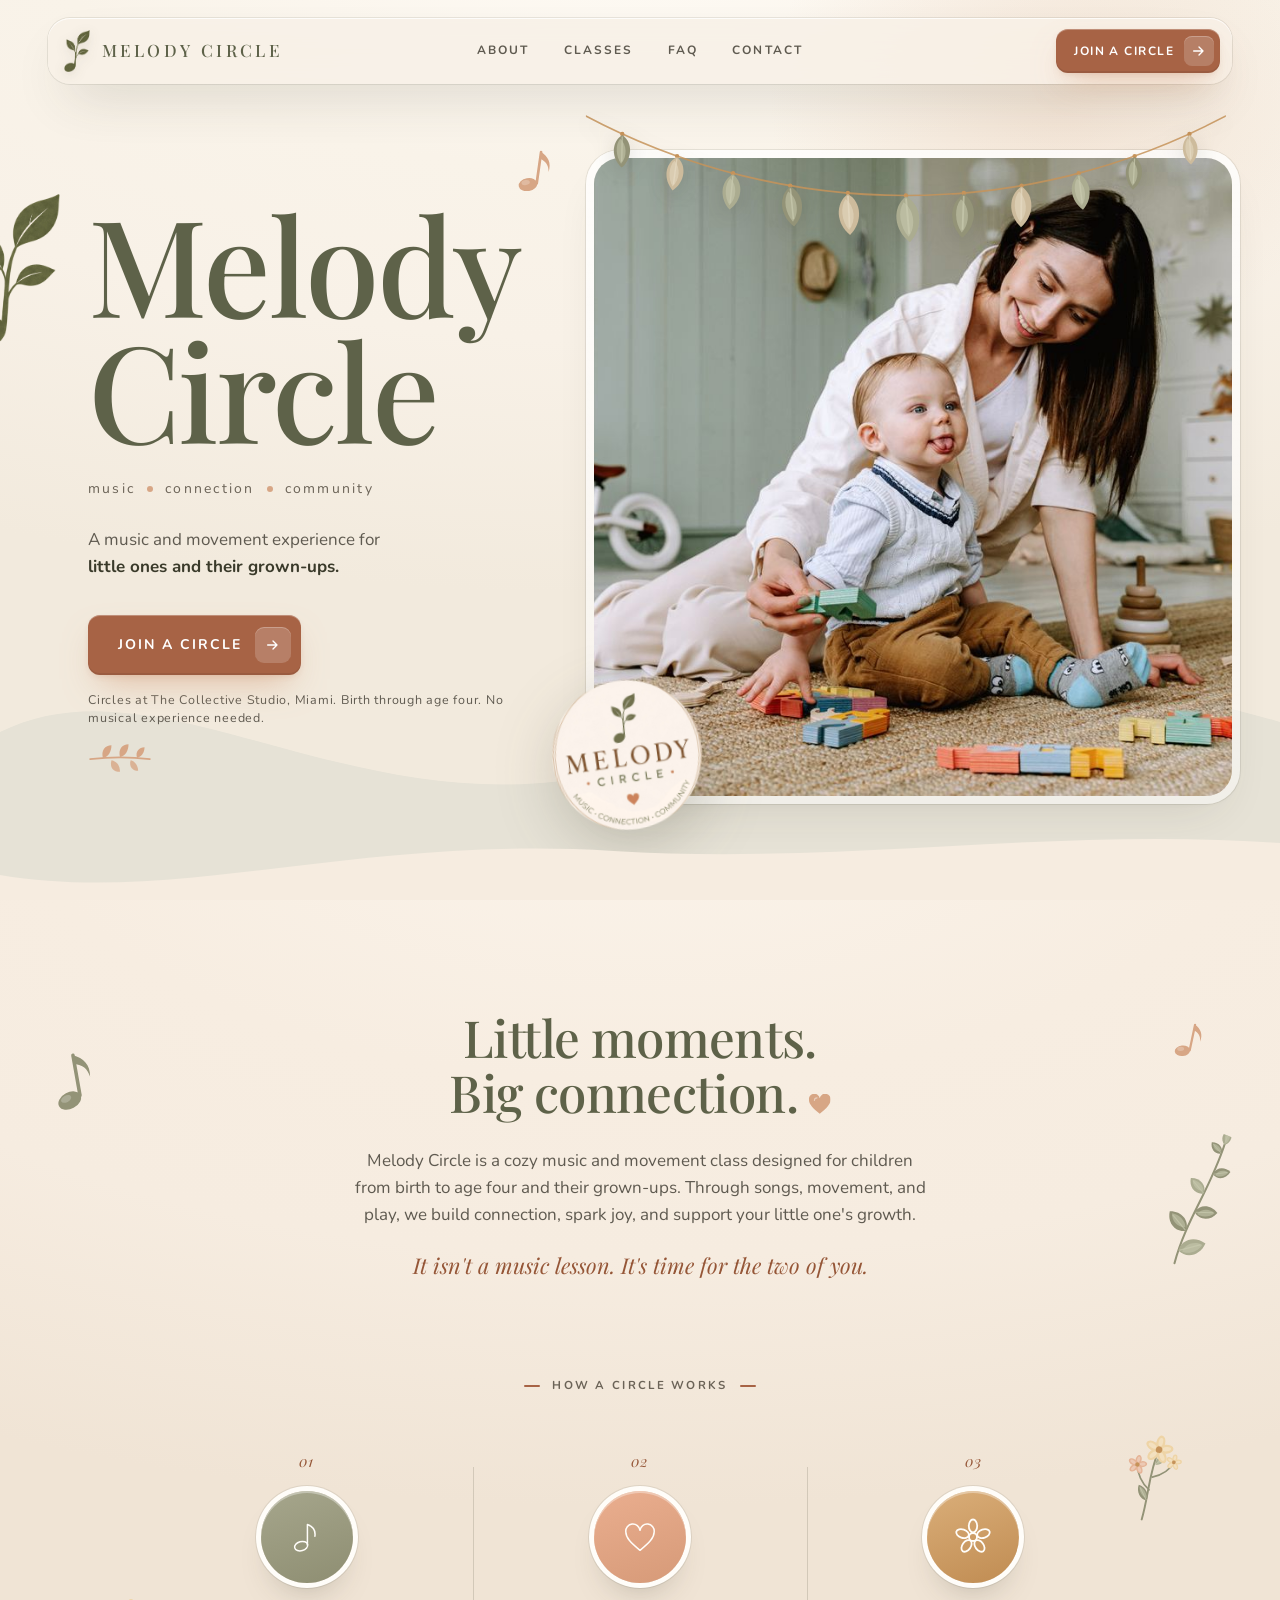
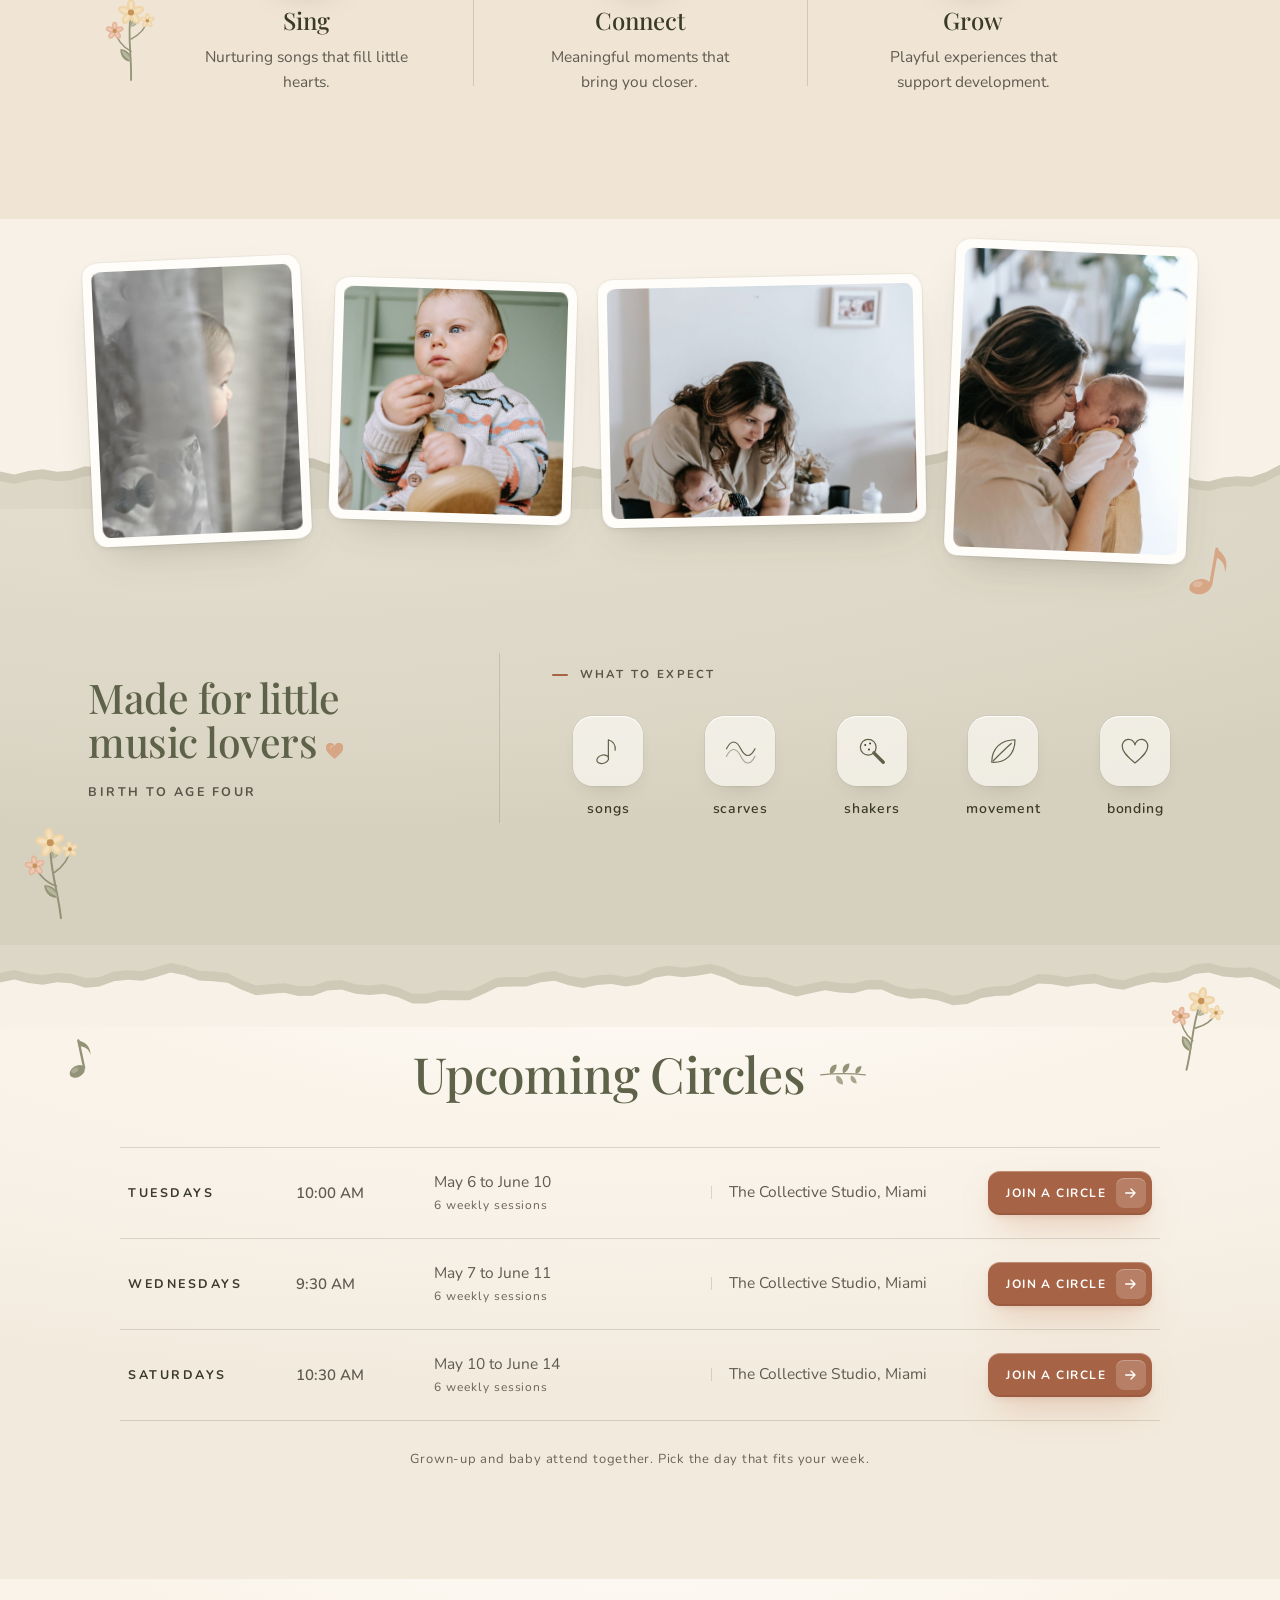
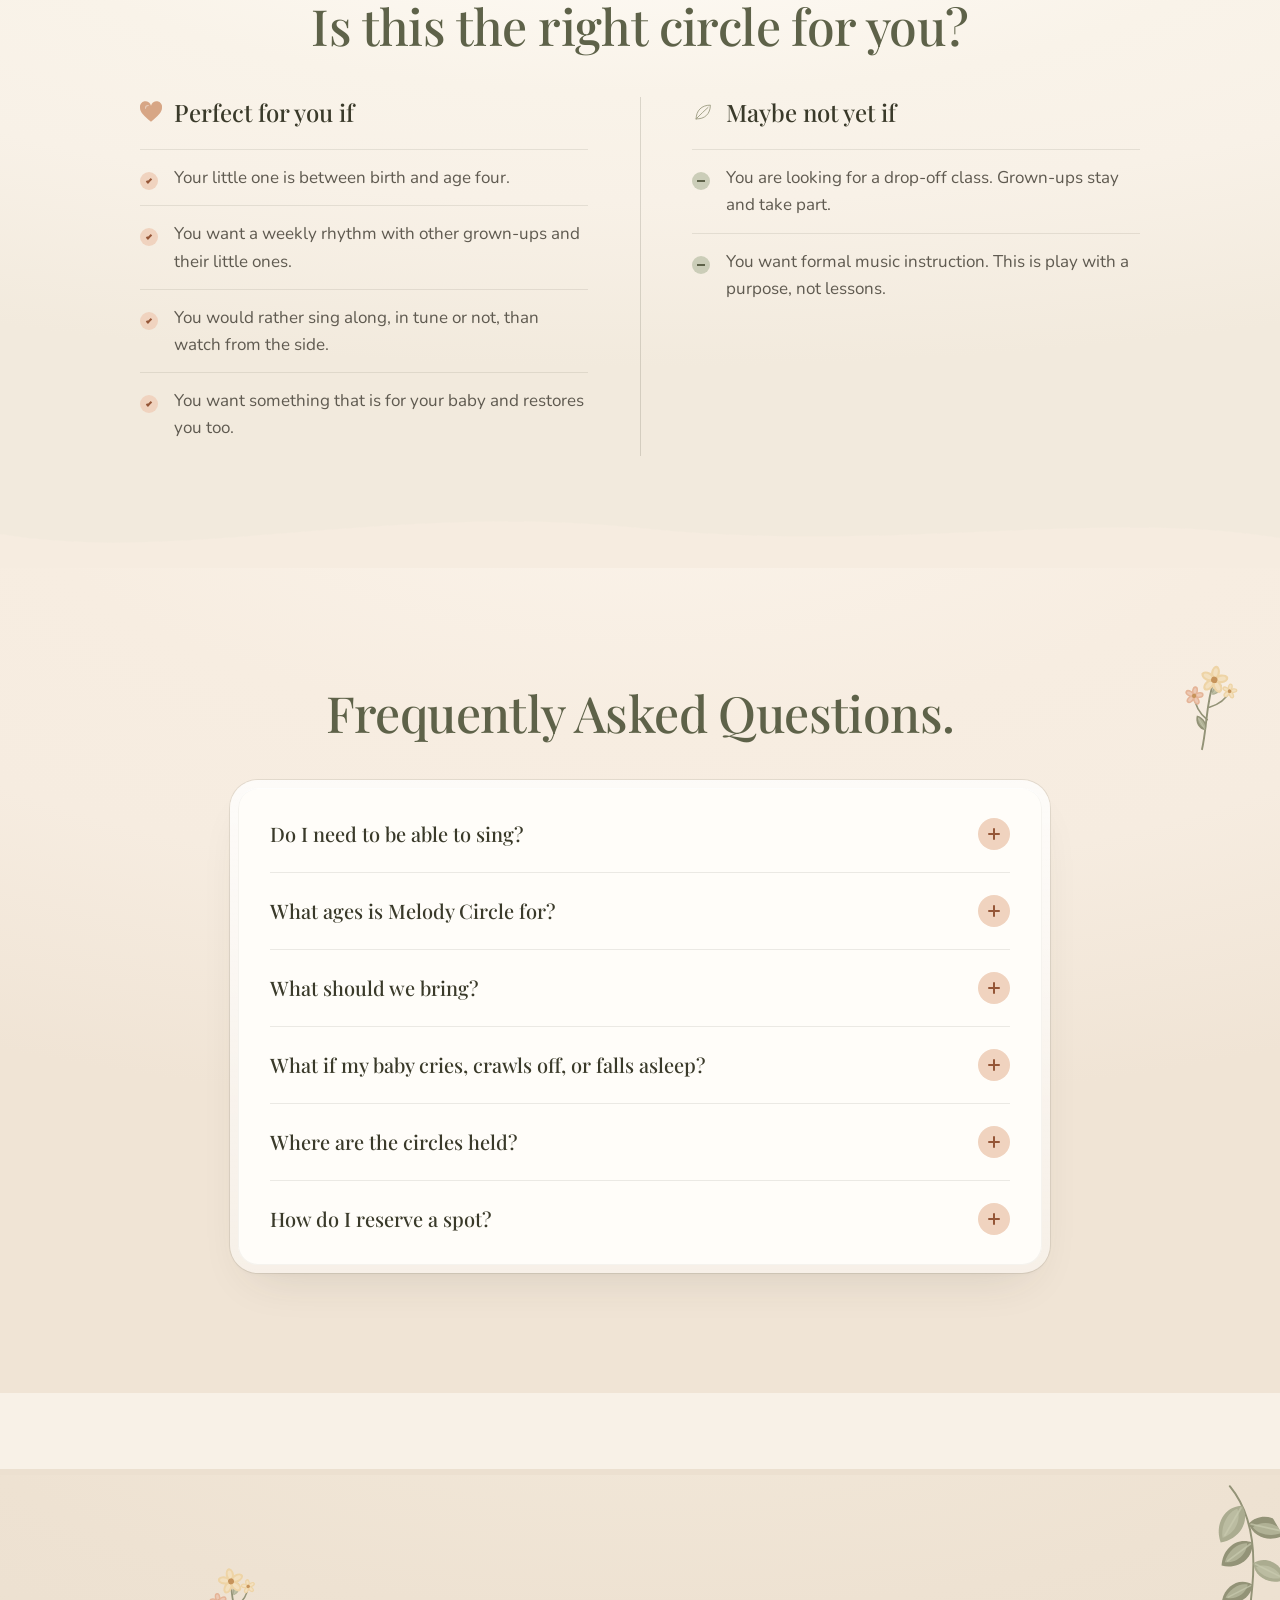
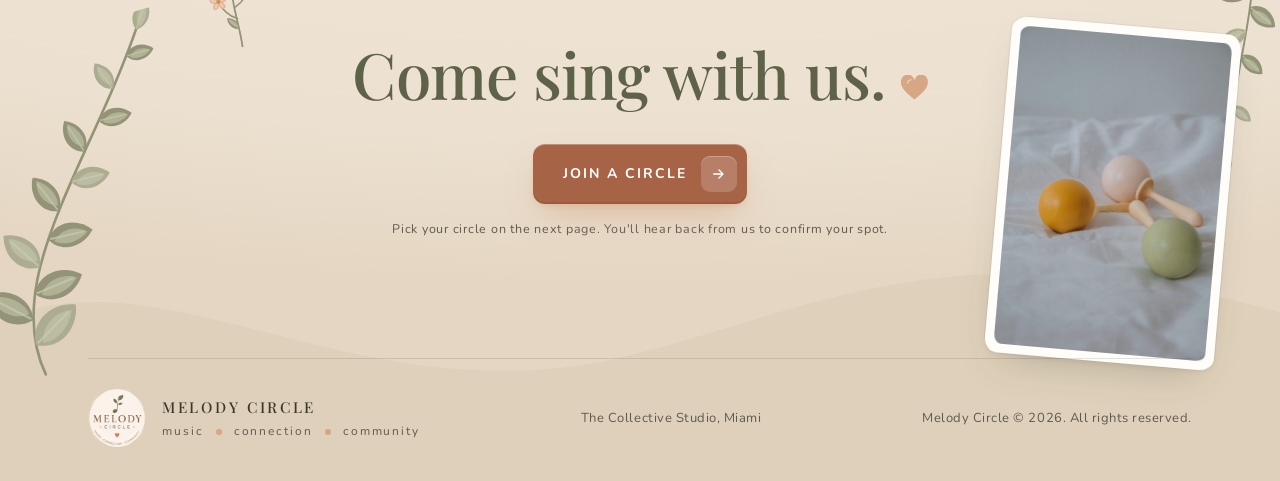
<file: index.html>
<!doctype html>
<html lang="en">
<head>
<meta charset="utf-8">
<script>/* Live site is GHL. Anyone landing on this GitHub preview goes to the hub; add ?preview to view it here. */if(!/[?&]preview/.test(location.search)&&!/localhost|127\.0\.0\.1|^file/.test(location.href))location.replace("https://hub.melodycirclemiami.com/"+location.hash);</script>
<meta name="viewport" content="width=device-width, initial-scale=1, viewport-fit=cover">
<title>Melody Circle | Music and movement for little ones, birth to age four</title>
<meta name="description" content="Melody Circle is a cozy music and movement class for children from birth to age four and their grown-ups. Songs, scarves, shakers, movement and bonding at The Collective Studio, Miami.">
<meta property="og:title" content="Melody Circle: music, connection, community">
<meta property="og:description" content="A music and movement experience for little ones and their grown-ups. Join an upcoming circle.">
<meta property="og:image" content="assets/hero.jpg">
<meta name="theme-color" content="#F8F1E7">
<link rel="icon" href="data:image/svg+xml,%3Csvg xmlns='http://www.w3.org/2000/svg' viewBox='0 0 32 30'%3E%3Cpath fill='%23D7A685' d='M16 29C6 21 0 15 0 9A8 8 0 0 1 16 6a8 8 0 0 1 16 3c0 6-6 12-16 20Z'/%3E%3C/svg%3E">
<link rel="preconnect" href="https://fonts.googleapis.com">
<link rel="preconnect" href="https://fonts.gstatic.com" crossorigin>
<link href="https://fonts.googleapis.com/css2?family=Playfair+Display:ital,wght@0,400;0,500;0,600;1,400;1,500&family=Nunito:wght@400;500;600;700&display=swap" rel="stylesheet">
<link rel="preload" as="image" href="assets/hero.jpg" media="(min-width: 641px)">
<link rel="preload" as="image" href="assets/hero-m.jpg" media="(max-width: 640px)">
<link rel="stylesheet" href="assets/home.css">
</head>
<body>

<svg width="0" height="0" style="position:absolute" aria-hidden="true" focusable="false">
<symbol id="mc-branch" viewBox="0 0 220 300">
<path d="M26 296 C 10 200, 120 120, 196 10" fill="none" stroke="#939377" stroke-width="2.4" stroke-linecap="round"/>
<g transform="translate(24.8 267.6) rotate(60.5)"><path d="M0 0 C -18.7 -11.4, -17.8 -37.4, 0 -52.0 C 17.8 -37.4, 18.7 -11.4, 0 0 Z" fill="#ABAC90" /><path d="M3.4 -6.2 C -8.4 -15.6, -9.4 -34.3, 0.9 -45.8 C 10.3 -34.3, 11.6 -15.6, 3.4 -6.2 Z" fill="#C9CAB0" opacity=".55"/><path d="M0 -3.1 L0 -41.6" stroke="#C9CAB0" stroke-width="2.2" stroke-linecap="round" opacity=".7" fill="none"/></g>
<g transform="translate(28.8 244.9) rotate(-47.2)"><path d="M0 0 C -17.8 -10.9, -16.9 -35.6, 0 -49.4 C 16.9 -35.6, 17.8 -10.9, 0 0 Z" fill="#939377" /><path d="M3.2 -5.9 C -8.0 -14.8, -8.9 -32.6, 0.9 -43.5 C 9.8 -32.6, 11.0 -14.8, 3.2 -5.9 Z" fill="#C9CAB0" opacity=".55"/><path d="M0 -3.0 L0 -39.5" stroke="#C9CAB0" stroke-width="2.1" stroke-linecap="round" opacity=".7" fill="none"/></g>
<g transform="translate(36.7 222.5) rotate(83.3)"><path d="M0 0 C -16.8 -10.3, -16.0 -33.7, 0 -46.8 C 16.0 -33.7, 16.8 -10.3, 0 0 Z" fill="#939377" /><path d="M3.0 -5.6 C -7.6 -14.0, -8.4 -30.9, 0.8 -41.2 C 9.3 -30.9, 10.4 -14.0, 3.0 -5.6 Z" fill="#C9CAB0" opacity=".55"/><path d="M0 -2.8 L0 -37.4" stroke="#C9CAB0" stroke-width="2.0" stroke-linecap="round" opacity=".7" fill="none"/></g>
<g transform="translate(48.0 200.2) rotate(-33.2)"><path d="M0 0 C -15.9 -9.7, -15.1 -31.8, 0 -44.2 C 15.1 -31.8, 15.9 -9.7, 0 0 Z" fill="#ABAC90" /><path d="M2.9 -5.3 C -7.2 -13.3, -8.0 -29.2, 0.8 -38.9 C 8.8 -29.2, 9.9 -13.3, 2.9 -5.3 Z" fill="#C9CAB0" opacity=".55"/><path d="M0 -2.7 L0 -35.4" stroke="#C9CAB0" stroke-width="1.9" stroke-linecap="round" opacity=".7" fill="none"/></g>
<g transform="translate(62.2 177.9) rotate(93.0)"><path d="M0 0 C -15.0 -9.2, -14.2 -30.0, 0 -41.6 C 14.2 -30.0, 15.0 -9.2, 0 0 Z" fill="#939377" /><path d="M2.7 -5.0 C -6.7 -12.5, -7.5 -27.5, 0.7 -36.6 C 8.2 -27.5, 9.3 -12.5, 2.7 -5.0 Z" fill="#C9CAB0" opacity=".55"/><path d="M0 -2.5 L0 -33.3" stroke="#C9CAB0" stroke-width="1.8" stroke-linecap="round" opacity=".7" fill="none"/></g>
<g transform="translate(78.6 155.5) rotate(-21.9)"><path d="M0 0 C -14.0 -8.6, -13.3 -28.1, 0 -39.0 C 13.3 -28.1, 14.0 -8.6, 0 0 Z" fill="#939377" /><path d="M2.5 -4.7 C -6.3 -11.7, -7.0 -25.7, 0.7 -34.3 C 7.7 -25.7, 8.7 -11.7, 2.5 -4.7 Z" fill="#C9CAB0" opacity=".55"/><path d="M0 -2.3 L0 -31.2" stroke="#C9CAB0" stroke-width="1.7" stroke-linecap="round" opacity=".7" fill="none"/></g>
<g transform="translate(96.9 132.8) rotate(92.3)"><path d="M0 0 C -13.1 -8.0, -12.4 -26.2, 0 -36.4 C 12.4 -26.2, 13.1 -8.0, 0 0 Z" fill="#ABAC90" /><path d="M2.4 -4.4 C -5.9 -10.9, -6.6 -24.0, 0.7 -32.0 C 7.2 -24.0, 8.1 -10.9, 2.4 -4.4 Z" fill="#C9CAB0" opacity=".55"/><path d="M0 -2.2 L0 -29.1" stroke="#C9CAB0" stroke-width="1.6" stroke-linecap="round" opacity=".7" fill="none"/></g>
<g transform="translate(116.4 109.6) rotate(-17.5)"><path d="M0 0 C -12.2 -7.4, -11.6 -24.3, 0 -33.8 C 11.6 -24.3, 12.2 -7.4, 0 0 Z" fill="#939377" /><path d="M2.2 -4.1 C -5.5 -10.1, -6.1 -22.3, 0.6 -29.7 C 6.7 -22.3, 7.5 -10.1, 2.2 -4.1 Z" fill="#C9CAB0" opacity=".55"/><path d="M0 -2.0 L0 -27.0" stroke="#C9CAB0" stroke-width="1.5" stroke-linecap="round" opacity=".7" fill="none"/></g>
<g transform="translate(136.6 85.8) rotate(92.7)"><path d="M0 0 C -11.2 -6.9, -10.7 -22.5, 0 -31.2 C 10.7 -22.5, 11.2 -6.9, 0 0 Z" fill="#939377" /><path d="M2.0 -3.7 C -5.1 -9.4, -5.6 -20.6, 0.6 -27.5 C 6.2 -20.6, 7.0 -9.4, 2.0 -3.7 Z" fill="#C9CAB0" opacity=".55"/><path d="M0 -1.9 L0 -25.0" stroke="#C9CAB0" stroke-width="1.3" stroke-linecap="round" opacity=".7" fill="none"/></g>
<g transform="translate(157.1 61.3) rotate(-19.6)"><path d="M0 0 C -10.3 -6.3, -9.8 -20.6, 0 -28.6 C 9.8 -20.6, 10.3 -6.3, 0 0 Z" fill="#ABAC90" /><path d="M1.9 -3.4 C -4.6 -8.6, -5.1 -18.9, 0.5 -25.2 C 5.7 -18.9, 6.4 -8.6, 1.9 -3.4 Z" fill="#C9CAB0" opacity=".55"/><path d="M0 -1.7 L0 -22.9" stroke="#C9CAB0" stroke-width="1.2" stroke-linecap="round" opacity=".7" fill="none"/></g>
<g transform="translate(177.2 35.8) rotate(90.2)"><path d="M0 0 C -9.4 -5.7, -8.9 -18.7, 0 -26.0 C 8.9 -18.7, 9.4 -5.7, 0 0 Z" fill="#939377" /><path d="M1.7 -3.1 C -4.2 -7.8, -4.7 -17.2, 0.5 -22.9 C 5.1 -17.2, 5.8 -7.8, 1.7 -3.1 Z" fill="#C9CAB0" opacity=".55"/><path d="M0 -1.6 L0 -20.8" stroke="#C9CAB0" stroke-width="1.1" stroke-linecap="round" opacity=".7" fill="none"/></g>
<g transform="translate(192.6 14.9) rotate(35.2)"><path d="M0 0 C -9.8 -6.3, -9.3 -20.6, 0 -28.6 C 9.3 -20.6, 9.8 -6.3, 0 0 Z" fill="#ABAC90" /><path d="M1.8 -3.4 C -4.4 -8.6, -4.9 -18.9, 0.5 -25.2 C 5.4 -18.9, 6.1 -8.6, 1.8 -3.4 Z" fill="#C9CAB0" opacity=".55"/><path d="M0 -1.7 L0 -22.9" stroke="#C9CAB0" stroke-width="1.2" stroke-linecap="round" opacity=".7" fill="none"/></g>
</symbol>
<symbol id="mc-sprig" viewBox="0 0 100 150">
<path class="sp-stem" d="M50 148 C 44 100, 56 60, 52 8" fill="none" stroke="#939377" stroke-width="2.2" stroke-linecap="round"/>
<g transform="translate(48.7 133.8) rotate(53.7)" class="sp-leaf" style="--i:0"><path d="M0 0 C -11.4 -6.6, -10.8 -21.6, 0 -30.0 C 10.8 -21.6, 11.4 -6.6, 0 0 Z" fill="#ABAC90" /><path d="M2.1 -3.6 C -5.1 -9.0, -5.7 -19.8, 0.6 -26.4 C 6.3 -19.8, 7.1 -9.0, 2.1 -3.6 Z" fill="#C9CAB0" opacity=".55"/><path d="M0 -1.8 L0 -24.0" stroke="#C9CAB0" stroke-width="1.4" stroke-linecap="round" opacity=".7" fill="none"/></g>
<g transform="translate(48.4 111.3) rotate(-61.5)" class="sp-leaf" style="--i:1"><path d="M0 0 C -10.3 -6.0, -9.8 -19.6, 0 -27.2 C 9.8 -19.6, 10.3 -6.0, 0 0 Z" fill="#939377" /><path d="M1.9 -3.3 C -4.7 -8.2, -5.2 -18.0, 0.5 -23.9 C 5.7 -18.0, 6.4 -8.2, 1.9 -3.3 Z" fill="#C9CAB0" opacity=".55"/><path d="M0 -1.6 L0 -21.8" stroke="#C9CAB0" stroke-width="1.2" stroke-linecap="round" opacity=".7" fill="none"/></g>
<g transform="translate(49.5 89.2) rotate(70.0)" class="sp-leaf" style="--i:2"><path d="M0 0 C -9.3 -5.4, -8.8 -17.6, 0 -24.4 C 8.8 -17.6, 9.3 -5.4, 0 0 Z" fill="#939377" /><path d="M1.7 -2.9 C -4.2 -7.3, -4.6 -16.1, 0.5 -21.5 C 5.1 -16.1, 5.7 -7.3, 1.7 -2.9 Z" fill="#C9CAB0" opacity=".55"/><path d="M0 -1.5 L0 -19.5" stroke="#C9CAB0" stroke-width="1.1" stroke-linecap="round" opacity=".7" fill="none"/></g>
<g transform="translate(51.2 67.0) rotate(-62.2)" class="sp-leaf" style="--i:3"><path d="M0 0 C -8.2 -4.8, -7.8 -15.6, 0 -21.6 C 7.8 -15.6, 8.2 -4.8, 0 0 Z" fill="#ABAC90" /><path d="M1.5 -2.6 C -3.7 -6.5, -4.1 -14.3, 0.4 -19.0 C 4.5 -14.3, 5.1 -6.5, 1.5 -2.6 Z" fill="#C9CAB0" opacity=".55"/><path d="M0 -1.3 L0 -17.3" stroke="#C9CAB0" stroke-width="1.0" stroke-linecap="round" opacity=".7" fill="none"/></g>
<g transform="translate(52.6 44.2) rotate(60.8)" class="sp-leaf" style="--i:4"><path d="M0 0 C -7.1 -4.1, -6.8 -13.5, 0 -18.8 C 6.8 -13.5, 7.1 -4.1, 0 0 Z" fill="#939377" /><path d="M1.3 -2.3 C -3.2 -5.6, -3.6 -12.4, 0.4 -16.5 C 3.9 -12.4, 4.4 -5.6, 1.3 -2.3 Z" fill="#C9CAB0" opacity=".55"/><path d="M0 -1.1 L0 -15.0" stroke="#C9CAB0" stroke-width="0.9" stroke-linecap="round" opacity=".7" fill="none"/></g>
<g transform="translate(52.7 20.3) rotate(-62.4)" class="sp-leaf" style="--i:5"><path d="M0 0 C -6.1 -3.5, -5.8 -11.5, 0 -16.0 C 5.8 -11.5, 6.1 -3.5, 0 0 Z" fill="#939377" /><path d="M1.1 -1.9 C -2.7 -4.8, -3.0 -10.6, 0.3 -14.1 C 3.3 -10.6, 3.8 -4.8, 1.1 -1.9 Z" fill="#C9CAB0" opacity=".55"/><path d="M0 -1.0 L0 -12.8" stroke="#C9CAB0" stroke-width="0.8" stroke-linecap="round" opacity=".7" fill="none"/></g>
<g transform="translate(52.2 10.3) rotate(-3.9)" class="sp-leaf" style="--i:6"><path d="M0 0 C -6.4 -3.9, -6.1 -12.7, 0 -17.6 C 6.1 -12.7, 6.4 -3.9, 0 0 Z" fill="#ABAC90" /><path d="M1.1 -2.1 C -2.9 -5.3, -3.2 -11.6, 0.3 -15.5 C 3.5 -11.6, 4.0 -5.3, 1.1 -2.1 Z" fill="#C9CAB0" opacity=".55"/><path d="M0 -1.1 L0 -14.1" stroke="#C9CAB0" stroke-width="0.8" stroke-linecap="round" opacity=".7" fill="none"/></g>
</symbol>
<symbol id="mc-flowers" viewBox="0 0 60 90">
<path d="M30 88 C 31 66, 26 44, 30 22" fill="none" stroke="#939377" stroke-width="1.8" stroke-linecap="round"/>
<path d="M30 60 C 22 56, 16 48, 14 40" fill="none" stroke="#939377" stroke-width="1.5" stroke-linecap="round"/>
<path d="M30 48 C 38 44, 44 38, 46 30" fill="none" stroke="#939377" stroke-width="1.5" stroke-linecap="round"/>
<g transform="translate(30 70) rotate(-40)"><path d="M0 0 C -5.0 -3.5, -4.8 -11.5, 0 -16.0 C 4.8 -11.5, 5.0 -3.5, 0 0 Z" fill="#939377" /><path d="M0.9 -1.9 C -2.2 -4.8, -2.5 -10.6, 0.2 -14.1 C 2.8 -10.6, 3.1 -4.8, 0.9 -1.9 Z" fill="#C9CAB0" opacity=".55"/><path d="M0 -1.0 L0 -12.8" stroke="#C9CAB0" stroke-width="0.8" stroke-linecap="round" opacity=".7" fill="none"/></g>
<g transform="translate(30 36) rotate(35)"><path d="M0 0 C -4.0 -2.9, -3.8 -9.4, 0 -13.0 C 3.8 -9.4, 4.0 -2.9, 0 0 Z" fill="#ABAC90" /><path d="M0.7 -1.6 C -1.8 -3.9, -2.0 -8.6, 0.2 -11.4 C 2.2 -8.6, 2.5 -3.9, 0.7 -1.6 Z" fill="#C9CAB0" opacity=".55"/><path d="M0 -0.8 L0 -10.4" stroke="#C9CAB0" stroke-width="0.8" stroke-linecap="round" opacity=".7" fill="none"/></g>
<g transform="translate(30 22)"><g class=""><ellipse cx="0" cy="-6.5" rx="4.1" ry="6.8" transform="rotate(0)" fill="#EED4A6"/><ellipse cx="0" cy="-7.0" rx="2.0" ry="4.0" transform="rotate(0)" fill="#FFFFFF" opacity=".28"/><ellipse cx="0" cy="-6.5" rx="4.1" ry="6.8" transform="rotate(72)" fill="#EED4A6"/><ellipse cx="0" cy="-7.0" rx="2.0" ry="4.0" transform="rotate(72)" fill="#FFFFFF" opacity=".28"/><ellipse cx="0" cy="-6.5" rx="4.1" ry="6.8" transform="rotate(144)" fill="#EED4A6"/><ellipse cx="0" cy="-7.0" rx="2.0" ry="4.0" transform="rotate(144)" fill="#FFFFFF" opacity=".28"/><ellipse cx="0" cy="-6.5" rx="4.1" ry="6.8" transform="rotate(216)" fill="#EED4A6"/><ellipse cx="0" cy="-7.0" rx="2.0" ry="4.0" transform="rotate(216)" fill="#FFFFFF" opacity=".28"/><ellipse cx="0" cy="-6.5" rx="4.1" ry="6.8" transform="rotate(288)" fill="#EED4A6"/><ellipse cx="0" cy="-7.0" rx="2.0" ry="4.0" transform="rotate(288)" fill="#FFFFFF" opacity=".28"/><circle r="3.0" fill="#C6935A"/></g></g>
<g transform="translate(14 40)"><g class=""><ellipse cx="0" cy="-4.4" rx="2.8" ry="4.6" transform="rotate(0)" fill="#E5B497"/><ellipse cx="0" cy="-4.8" rx="1.4" ry="2.7" transform="rotate(0)" fill="#FFFFFF" opacity=".28"/><ellipse cx="0" cy="-4.4" rx="2.8" ry="4.6" transform="rotate(72)" fill="#E5B497"/><ellipse cx="0" cy="-4.8" rx="1.4" ry="2.7" transform="rotate(72)" fill="#FFFFFF" opacity=".28"/><ellipse cx="0" cy="-4.4" rx="2.8" ry="4.6" transform="rotate(144)" fill="#E5B497"/><ellipse cx="0" cy="-4.8" rx="1.4" ry="2.7" transform="rotate(144)" fill="#FFFFFF" opacity=".28"/><ellipse cx="0" cy="-4.4" rx="2.8" ry="4.6" transform="rotate(216)" fill="#E5B497"/><ellipse cx="0" cy="-4.8" rx="1.4" ry="2.7" transform="rotate(216)" fill="#FFFFFF" opacity=".28"/><ellipse cx="0" cy="-4.4" rx="2.8" ry="4.6" transform="rotate(288)" fill="#E5B497"/><ellipse cx="0" cy="-4.8" rx="1.4" ry="2.7" transform="rotate(288)" fill="#FFFFFF" opacity=".28"/><circle r="2.0" fill="#C6935A"/></g></g>
<g transform="translate(46 30)"><g class=""><ellipse cx="0" cy="-3.6" rx="2.3" ry="3.8" transform="rotate(0)" fill="#EED4A6"/><ellipse cx="0" cy="-3.9" rx="1.1" ry="2.2" transform="rotate(0)" fill="#FFFFFF" opacity=".28"/><ellipse cx="0" cy="-3.6" rx="2.3" ry="3.8" transform="rotate(72)" fill="#EED4A6"/><ellipse cx="0" cy="-3.9" rx="1.1" ry="2.2" transform="rotate(72)" fill="#FFFFFF" opacity=".28"/><ellipse cx="0" cy="-3.6" rx="2.3" ry="3.8" transform="rotate(144)" fill="#EED4A6"/><ellipse cx="0" cy="-3.9" rx="1.1" ry="2.2" transform="rotate(144)" fill="#FFFFFF" opacity=".28"/><ellipse cx="0" cy="-3.6" rx="2.3" ry="3.8" transform="rotate(216)" fill="#EED4A6"/><ellipse cx="0" cy="-3.9" rx="1.1" ry="2.2" transform="rotate(216)" fill="#FFFFFF" opacity=".28"/><ellipse cx="0" cy="-3.6" rx="2.3" ry="3.8" transform="rotate(288)" fill="#EED4A6"/><ellipse cx="0" cy="-3.9" rx="1.1" ry="2.2" transform="rotate(288)" fill="#FFFFFF" opacity=".28"/><circle r="1.7" fill="#C6935A"/></g></g>
</symbol>
<symbol id="mc-garland" viewBox="0 0 640 150">
<path d="M0 4 C 200 110, 440 110, 640 4" fill="none" stroke="#C6935A" stroke-width="1.6" stroke-linecap="round" opacity=".85"/>
<circle cx="36.4" cy="21.9" r="2.2" fill="#C6935A"/>
<g transform="translate(36.4 22.9)"><g class="gl" style="--i:0"><g transform="rotate(181.2)"><path d="M0 0 C -11.1 -7.2, -10.6 -23.5, 0 -32.7 C 10.6 -23.5, 11.1 -7.2, 0 0 Z" fill="#939377" /><path d="M2.0 -3.9 C -5.0 -9.8, -5.6 -21.6, 0.6 -28.8 C 6.1 -21.6, 6.9 -9.8, 2.0 -3.9 Z" fill="#C9CAB0" opacity=".55"/><path d="M0 -2.0 L0 -26.1" stroke="#C9CAB0" stroke-width="1.3" stroke-linecap="round" opacity=".7" fill="none"/></g></g></g>
<circle cx="91.2" cy="44.1" r="2.2" fill="#C6935A"/>
<g transform="translate(91.2 45.1)"><g class="gl" style="--i:1"><g transform="rotate(187.6)"><path d="M0 0 C -11.5 -7.4, -10.9 -24.3, 0 -33.7 C 10.9 -24.3, 11.5 -7.4, 0 0 Z" fill="#CDBB9C" /><path d="M2.1 -4.0 C -5.2 -10.1, -5.7 -22.2, 0.6 -29.7 C 6.3 -22.2, 7.1 -10.1, 2.1 -4.0 Z" fill="#E6DAC4" opacity=".55"/><path d="M0 -2.0 L0 -27.0" stroke="#E6DAC4" stroke-width="1.4" stroke-linecap="round" opacity=".7" fill="none"/></g></g></g>
<circle cx="147.2" cy="61.3" r="2.2" fill="#C6935A"/>
<g transform="translate(147.2 62.3)"><g class="gl" style="--i:2"><g transform="rotate(185.7)"><path d="M0 0 C -12.1 -7.8, -11.5 -25.6, 0 -35.5 C 11.5 -25.6, 12.1 -7.8, 0 0 Z" fill="#ABAC90" /><path d="M2.2 -4.3 C -5.4 -10.7, -6.0 -23.4, 0.6 -31.2 C 6.6 -23.4, 7.5 -10.7, 2.2 -4.3 Z" fill="#C9CAB0" opacity=".55"/><path d="M0 -2.1 L0 -28.4" stroke="#C9CAB0" stroke-width="1.4" stroke-linecap="round" opacity=".7" fill="none"/></g></g></g>
<circle cx="204.3" cy="73.6" r="2.2" fill="#C6935A"/>
<g transform="translate(204.3 74.6)"><g class="gl" style="--i:3"><g transform="rotate(174.3)"><path d="M0 0 C -13.6 -8.8, -12.9 -28.8, 0 -40.1 C 12.9 -28.8, 13.6 -8.8, 0 0 Z" fill="#939377" /><path d="M2.5 -4.8 C -6.1 -12.0, -6.8 -26.4, 0.7 -35.3 C 7.5 -26.4, 8.4 -12.0, 2.5 -4.8 Z" fill="#C9CAB0" opacity=".55"/><path d="M0 -2.4 L0 -32.1" stroke="#C9CAB0" stroke-width="1.6" stroke-linecap="round" opacity=".7" fill="none"/></g></g></g>
<circle cx="262.0" cy="81.0" r="2.2" fill="#C6935A"/>
<g transform="translate(262.0 82.0)"><g class="gl" style="--i:4"><g transform="rotate(176.9)"><path d="M0 0 C -13.9 -9.0, -13.2 -29.5, 0 -41.0 C 13.2 -29.5, 13.9 -9.0, 0 0 Z" fill="#CDBB9C" /><path d="M2.5 -4.9 C -6.3 -12.3, -7.0 -27.1, 0.7 -36.1 C 7.7 -27.1, 8.6 -12.3, 2.5 -4.9 Z" fill="#E6DAC4" opacity=".55"/><path d="M0 -2.5 L0 -32.8" stroke="#E6DAC4" stroke-width="1.7" stroke-linecap="round" opacity=".7" fill="none"/></g></g></g>
<circle cx="320.0" cy="83.5" r="2.2" fill="#C6935A"/>
<g transform="translate(320.0 84.5)"><g class="gl" style="--i:5"><g transform="rotate(174.9)"><path d="M0 0 C -15.6 -10.1, -14.8 -33.0, 0 -45.9 C 14.8 -33.0, 15.6 -10.1, 0 0 Z" fill="#ABAC90" /><path d="M2.8 -5.5 C -7.0 -13.8, -7.8 -30.3, 0.8 -40.4 C 8.6 -30.3, 9.7 -13.8, 2.8 -5.5 Z" fill="#C9CAB0" opacity=".55"/><path d="M0 -2.8 L0 -36.7" stroke="#C9CAB0" stroke-width="1.9" stroke-linecap="round" opacity=".7" fill="none"/></g></g></g>
<circle cx="378.0" cy="81.0" r="2.2" fill="#C6935A"/>
<g transform="translate(378.0 82.0)"><g class="gl" style="--i:6"><g transform="rotate(182.2)"><path d="M0 0 C -14.9 -9.6, -14.1 -31.5, 0 -43.8 C 14.1 -31.5, 14.9 -9.6, 0 0 Z" fill="#939377" /><path d="M2.7 -5.3 C -6.7 -13.1, -7.4 -28.9, 0.7 -38.5 C 8.2 -28.9, 9.2 -13.1, 2.7 -5.3 Z" fill="#C9CAB0" opacity=".55"/><path d="M0 -2.6 L0 -35.0" stroke="#C9CAB0" stroke-width="1.8" stroke-linecap="round" opacity=".7" fill="none"/></g></g></g>
<circle cx="435.7" cy="73.6" r="2.2" fill="#C6935A"/>
<g transform="translate(435.7 74.6)"><g class="gl" style="--i:7"><g transform="rotate(180.8)"><path d="M0 0 C -13.8 -8.9, -13.1 -29.2, 0 -40.6 C 13.1 -29.2, 13.8 -8.9, 0 0 Z" fill="#CDBB9C" /><path d="M2.5 -4.9 C -6.2 -12.2, -6.9 -26.8, 0.7 -35.7 C 7.6 -26.8, 8.6 -12.2, 2.5 -4.9 Z" fill="#E6DAC4" opacity=".55"/><path d="M0 -2.4 L0 -32.4" stroke="#E6DAC4" stroke-width="1.7" stroke-linecap="round" opacity=".7" fill="none"/></g></g></g>
<circle cx="492.8" cy="61.3" r="2.2" fill="#C6935A"/>
<g transform="translate(492.8 62.3)"><g class="gl" style="--i:8"><g transform="rotate(173.0)"><path d="M0 0 C -12.1 -7.8, -11.5 -25.6, 0 -35.6 C 11.5 -25.6, 12.1 -7.8, 0 0 Z" fill="#ABAC90" /><path d="M2.2 -4.3 C -5.4 -10.7, -6.1 -23.5, 0.6 -31.3 C 6.7 -23.5, 7.5 -10.7, 2.2 -4.3 Z" fill="#C9CAB0" opacity=".55"/><path d="M0 -2.1 L0 -28.5" stroke="#C9CAB0" stroke-width="1.5" stroke-linecap="round" opacity=".7" fill="none"/></g></g></g>
<circle cx="548.8" cy="44.1" r="2.2" fill="#C6935A"/>
<g transform="translate(548.8 45.1)"><g class="gl" style="--i:9"><g transform="rotate(182.9)"><path d="M0 0 C -11.1 -7.2, -10.5 -23.4, 0 -32.6 C 10.5 -23.4, 11.1 -7.2, 0 0 Z" fill="#939377" /><path d="M2.0 -3.9 C -5.0 -9.8, -5.5 -21.5, 0.6 -28.7 C 6.1 -21.5, 6.9 -9.8, 2.0 -3.9 Z" fill="#C9CAB0" opacity=".55"/><path d="M0 -2.0 L0 -26.0" stroke="#C9CAB0" stroke-width="1.3" stroke-linecap="round" opacity=".7" fill="none"/></g></g></g>
<circle cx="603.6" cy="21.9" r="2.2" fill="#C6935A"/>
<g transform="translate(603.6 22.9)"><g class="gl" style="--i:10"><g transform="rotate(177.0)"><path d="M0 0 C -10.1 -6.5, -9.5 -21.3, 0 -29.6 C 9.5 -21.3, 10.1 -6.5, 0 0 Z" fill="#CDBB9C" /><path d="M1.8 -3.5 C -4.5 -8.9, -5.0 -19.5, 0.5 -26.0 C 5.5 -19.5, 6.2 -8.9, 1.8 -3.5 Z" fill="#E6DAC4" opacity=".55"/><path d="M0 -1.8 L0 -23.7" stroke="#E6DAC4" stroke-width="1.2" stroke-linecap="round" opacity=".7" fill="none"/></g></g></g>
</symbol>
<symbol id="mc-torn" viewBox="0 0 1440 60" preserveAspectRatio="none">
<path d="M0 60 L0 24.8 L16 27.6 L32 24.3 L48 22.8 L64 25.1 L80 24.1 L96 20.0 L112 21.0 L128 26.1 L144 27.4 L160 26.5 L176 30.1 L192 34.2 L208 31.6 L224 26.8 L240 26.1 L256 24.7 L272 18.0 L288 13.0 L304 14.3 L320 15.2 L336 12.3 L352 12.5 L368 17.3 L384 18.3 L400 14.3 L416 13.1 L432 14.4 L448 11.1 L464 5.2 L480 5.2 L496 8.5 L512 8.2 L528 8.1 L544 14.1 L560 20.6 L576 21.1 L592 21.1 L608 25.1 L624 26.6 L640 22.2 L656 19.8 L672 22.6 L688 23.4 L704 21.0 L720 23.1 L736 29.4 L752 31.5 L768 29.7 L784 31.2 L800 33.5 L816 29.4 L832 22.8 L848 21.1 L864 20.5 L880 15.5 L896 11.8 L912 14.7 L928 17.5 L944 15.4 L960 14.8 L976 18.3 L992 18.2 L1008 12.5 L1024 9.5 L1040 10.4 L1056 8.0 L1072 3.5 L1088 4.8 L1104 10.4 L1120 12.3 L1136 12.7 L1152 18.1 L1168 23.8 L1184 23.1 L1200 20.8 L1216 22.9 L1232 24.0 L1248 19.9 L1264 18.0 L1280 22.2 L1296 25.3 L1312 24.4 L1328 26.7 L1344 32.8 L1360 34.2 L1376 30.5 L1392 29.4 L1408 30.1 L1424 25.5 L1440 18.4 L1440 60 Z" fill="#CFC9B7"/>
<path d="M0 60 L0 33.8 L16 36.6 L32 33.3 L48 31.8 L64 34.1 L80 33.1 L96 29.0 L112 30.0 L128 35.1 L144 36.4 L160 35.5 L176 39.1 L192 43.2 L208 40.6 L224 35.8 L240 35.1 L256 33.7 L272 27.0 L288 22.0 L304 23.3 L320 24.2 L336 21.3 L352 21.5 L368 26.3 L384 27.3 L400 23.3 L416 22.1 L432 23.4 L448 20.1 L464 14.2 L480 14.2 L496 17.5 L512 17.2 L528 17.1 L544 23.1 L560 29.6 L576 30.1 L592 30.1 L608 34.1 L624 35.6 L640 31.2 L656 28.8 L672 31.6 L688 32.4 L704 30.0 L720 32.1 L736 38.4 L752 40.5 L768 38.7 L784 40.2 L800 42.5 L816 38.4 L832 31.8 L848 30.1 L864 29.5 L880 24.5 L896 20.8 L912 23.7 L928 26.5 L944 24.4 L960 23.8 L976 27.3 L992 27.2 L1008 21.5 L1024 18.5 L1040 19.4 L1056 17.0 L1072 12.5 L1088 13.8 L1104 19.4 L1120 21.3 L1136 21.7 L1152 27.1 L1168 32.8 L1184 32.1 L1200 29.8 L1216 31.9 L1232 33.0 L1248 28.9 L1264 27.0 L1280 31.2 L1296 34.3 L1312 33.4 L1328 35.7 L1344 41.8 L1360 43.2 L1376 39.5 L1392 38.4 L1408 39.1 L1424 34.5 L1440 27.4 L1440 60 Z" fill="#DDD7C7"/>
</symbol>
<symbol id="mc-torn-oat" viewBox="0 0 1440 60" preserveAspectRatio="none">
<path d="M0 60 L0 24.8 L16 27.6 L32 24.3 L48 22.8 L64 25.1 L80 24.1 L96 20.0 L112 21.0 L128 26.1 L144 27.4 L160 26.5 L176 30.1 L192 34.2 L208 31.6 L224 26.8 L240 26.1 L256 24.7 L272 18.0 L288 13.0 L304 14.3 L320 15.2 L336 12.3 L352 12.5 L368 17.3 L384 18.3 L400 14.3 L416 13.1 L432 14.4 L448 11.1 L464 5.2 L480 5.2 L496 8.5 L512 8.2 L528 8.1 L544 14.1 L560 20.6 L576 21.1 L592 21.1 L608 25.1 L624 26.6 L640 22.2 L656 19.8 L672 22.6 L688 23.4 L704 21.0 L720 23.1 L736 29.4 L752 31.5 L768 29.7 L784 31.2 L800 33.5 L816 29.4 L832 22.8 L848 21.1 L864 20.5 L880 15.5 L896 11.8 L912 14.7 L928 17.5 L944 15.4 L960 14.8 L976 18.3 L992 18.2 L1008 12.5 L1024 9.5 L1040 10.4 L1056 8.0 L1072 3.5 L1088 4.8 L1104 10.4 L1120 12.3 L1136 12.7 L1152 18.1 L1168 23.8 L1184 23.1 L1200 20.8 L1216 22.9 L1232 24.0 L1248 19.9 L1264 18.0 L1280 22.2 L1296 25.3 L1312 24.4 L1328 26.7 L1344 32.8 L1360 34.2 L1376 30.5 L1392 29.4 L1408 30.1 L1424 25.5 L1440 18.4 L1440 60 Z" fill="#DCCDB4"/>
<path d="M0 60 L0 33.8 L16 36.6 L32 33.3 L48 31.8 L64 34.1 L80 33.1 L96 29.0 L112 30.0 L128 35.1 L144 36.4 L160 35.5 L176 39.1 L192 43.2 L208 40.6 L224 35.8 L240 35.1 L256 33.7 L272 27.0 L288 22.0 L304 23.3 L320 24.2 L336 21.3 L352 21.5 L368 26.3 L384 27.3 L400 23.3 L416 22.1 L432 23.4 L448 20.1 L464 14.2 L480 14.2 L496 17.5 L512 17.2 L528 17.1 L544 23.1 L560 29.6 L576 30.1 L592 30.1 L608 34.1 L624 35.6 L640 31.2 L656 28.8 L672 31.6 L688 32.4 L704 30.0 L720 32.1 L736 38.4 L752 40.5 L768 38.7 L784 40.2 L800 42.5 L816 38.4 L832 31.8 L848 30.1 L864 29.5 L880 24.5 L896 20.8 L912 23.7 L928 26.5 L944 24.4 L960 23.8 L976 27.3 L992 27.2 L1008 21.5 L1024 18.5 L1040 19.4 L1056 17.0 L1072 12.5 L1088 13.8 L1104 19.4 L1120 21.3 L1136 21.7 L1152 27.1 L1168 32.8 L1184 32.1 L1200 29.8 L1216 31.9 L1232 33.0 L1248 28.9 L1264 27.0 L1280 31.2 L1296 34.3 L1312 33.4 L1328 35.7 L1344 41.8 L1360 43.2 L1376 39.5 L1392 38.4 L1408 39.1 L1424 34.5 L1440 27.4 L1440 60 Z" fill="#ECE0D0"/>
</symbol>
<symbol id="mc-flower" viewBox="-12 -12 24 24"><g class=""><ellipse cx="0" cy="-7.3" rx="4.6" ry="7.6" transform="rotate(0)" fill="#E5B497"/><ellipse cx="0" cy="-7.8" rx="2.2" ry="4.5" transform="rotate(0)" fill="#FFFFFF" opacity=".28"/><ellipse cx="0" cy="-7.3" rx="4.6" ry="7.6" transform="rotate(72)" fill="#E5B497"/><ellipse cx="0" cy="-7.8" rx="2.2" ry="4.5" transform="rotate(72)" fill="#FFFFFF" opacity=".28"/><ellipse cx="0" cy="-7.3" rx="4.6" ry="7.6" transform="rotate(144)" fill="#E5B497"/><ellipse cx="0" cy="-7.8" rx="2.2" ry="4.5" transform="rotate(144)" fill="#FFFFFF" opacity=".28"/><ellipse cx="0" cy="-7.3" rx="4.6" ry="7.6" transform="rotate(216)" fill="#E5B497"/><ellipse cx="0" cy="-7.8" rx="2.2" ry="4.5" transform="rotate(216)" fill="#FFFFFF" opacity=".28"/><ellipse cx="0" cy="-7.3" rx="4.6" ry="7.6" transform="rotate(288)" fill="#E5B497"/><ellipse cx="0" cy="-7.8" rx="2.2" ry="4.5" transform="rotate(288)" fill="#FFFFFF" opacity=".28"/><circle r="3.4" fill="#C6935A"/></g></symbol>
<symbol id="mc-flower-b" viewBox="-12 -12 24 24"><g class=""><ellipse cx="0" cy="-7.3" rx="4.6" ry="7.6" transform="rotate(0)" fill="#EED4A6"/><ellipse cx="0" cy="-7.8" rx="2.2" ry="4.5" transform="rotate(0)" fill="#FFFFFF" opacity=".28"/><ellipse cx="0" cy="-7.3" rx="4.6" ry="7.6" transform="rotate(72)" fill="#EED4A6"/><ellipse cx="0" cy="-7.8" rx="2.2" ry="4.5" transform="rotate(72)" fill="#FFFFFF" opacity=".28"/><ellipse cx="0" cy="-7.3" rx="4.6" ry="7.6" transform="rotate(144)" fill="#EED4A6"/><ellipse cx="0" cy="-7.8" rx="2.2" ry="4.5" transform="rotate(144)" fill="#FFFFFF" opacity=".28"/><ellipse cx="0" cy="-7.3" rx="4.6" ry="7.6" transform="rotate(216)" fill="#EED4A6"/><ellipse cx="0" cy="-7.8" rx="2.2" ry="4.5" transform="rotate(216)" fill="#FFFFFF" opacity=".28"/><ellipse cx="0" cy="-7.3" rx="4.6" ry="7.6" transform="rotate(288)" fill="#EED4A6"/><ellipse cx="0" cy="-7.8" rx="2.2" ry="4.5" transform="rotate(288)" fill="#FFFFFF" opacity=".28"/><circle r="3.4" fill="#C6935A"/></g></symbol>
<symbol id="mc-note" viewBox="0 0 40 56">
  <ellipse cx="14" cy="45" rx="11" ry="7.5" transform="rotate(-18 14 45)" fill="currentColor"/>
  <ellipse cx="11" cy="43" rx="5" ry="3" transform="rotate(-18 11 43)" fill="#fff" opacity=".22"/>
  <path d="M24 42 V5" fill="none" stroke="currentColor" stroke-width="3.2" stroke-linecap="round"/>
  <path d="M24 5 C 33 9, 38 16, 36 27 C 35 19, 31 15, 24 13 Z" fill="currentColor"/>
</symbol>
<symbol id="mc-heart" viewBox="0 0 32 30">
  <path d="M16 29 C 6 21, 0 15, 0 9 A 8 8 0 0 1 16 6 A 8 8 0 0 1 32 9 C 32 15, 26 21, 16 29 Z" fill="currentColor"/>
  <path d="M8 9.5 C 8 7, 10 5.5, 12 5.5" stroke="#fff" stroke-width="1.6" stroke-linecap="round" fill="none" opacity=".45"/>
</symbol>
<symbol id="mc-flourish" viewBox="0 0 60 30">
  <path d="M2 16 C 20 14, 40 14, 58 16" fill="none" stroke="currentColor" stroke-width="1.6" stroke-linecap="round"/>
  <path d="M14 15 C 12 8, 16 3, 22 3 C 22 9, 19 14, 14 15 Z" fill="currentColor"/>
  <path d="M30 14 C 28 7, 32 2, 38 2 C 38 8, 35 13, 30 14 Z" fill="currentColor"/>
  <path d="M46 15 C 44 9, 48 5, 53 5 C 53 10, 50 14, 46 15 Z" fill="currentColor"/>
  <path d="M22 17 C 20 24, 24 28, 30 28 C 30 22, 27 18, 22 17 Z" fill="currentColor" opacity=".8"/>
  <path d="M40 17 C 38 23, 42 27, 47 27 C 47 22, 44 18, 40 17 Z" fill="currentColor" opacity=".8"/>
</symbol>
<symbol id="mc-hill" viewBox="0 0 1440 320" preserveAspectRatio="none">
  <path d="M0 320 L0 150 C 180 70, 400 250, 690 190 C 900 146, 1060 40, 1440 140 L1440 320 Z" fill="currentColor"/>
</symbol>
<symbol id="mc-roundel" viewBox="0 0 200 200"><image href="assets/logo-roundel.png" x="0" y="0" width="200" height="200"/></symbol>
<symbol id="mc-mark" viewBox="0 0 489 800"><image href="assets/logo-mark.png" x="0" y="0" width="489" height="800"/></symbol>
<symbol id="ic-arrow" viewBox="0 0 24 24"><path d="M4 12h14M12 6l6 6-6 6"/></symbol>
<symbol id="ic-note" viewBox="0 0 48 48"><ellipse cx="17" cy="35" rx="8" ry="5.5" transform="rotate(-15 17 35)"/><path d="M24.5 33.5V9c6 2 10 6.5 9 14"/></symbol>
<symbol id="ic-scarf" viewBox="0 0 48 48"><path d="M6 21c6-12 13-12 19 0s13 12 19 0"/><path d="M6 31c6-12 13-12 19 0s13 12 19 0" opacity=".5"/></symbol>
<symbol id="ic-shaker" viewBox="0 0 48 48"><circle cx="19" cy="19" r="10.5"/><path d="M26.5 26.5 39 39" stroke-width="4.5"/><circle cx="15" cy="16" r="1.3" fill="currentColor" stroke="none"/><circle cx="21.5" cy="14" r="1.3" fill="currentColor" stroke="none"/><circle cx="20" cy="22" r="1.3" fill="currentColor" stroke="none"/></symbol>
<symbol id="ic-leaf" viewBox="0 0 48 48"><path d="M9 39C9 21 21 9 40 9c0 19-12 31-31 30Z"/><path d="M11 37c8-8 16-16 24-23"/></symbol>
<symbol id="ic-heart" viewBox="0 0 48 48"><path d="M24 40C13 31 7 25 7 18a8.5 8.5 0 0 1 17-2 8.5 8.5 0 0 1 17 2c0 7-6 13-17 22Z"/></symbol>
<symbol id="ic-flower" viewBox="0 0 40 40"><circle cx="20" cy="20" r="4"/><ellipse cx="20" cy="9" rx="4.2" ry="6.5"/><ellipse cx="20" cy="9" rx="4.2" ry="6.5" transform="rotate(72 20 20)"/><ellipse cx="20" cy="9" rx="4.2" ry="6.5" transform="rotate(144 20 20)"/><ellipse cx="20" cy="9" rx="4.2" ry="6.5" transform="rotate(216 20 20)"/><ellipse cx="20" cy="9" rx="4.2" ry="6.5" transform="rotate(288 20 20)"/></symbol>
</svg>

<div id="nav-sentinel" style="position:absolute;top:80px;height:1px;width:1px"></div>

<header class="nav">
  <div class="nav-in">
    <a class="brand" href="#top" aria-label="Melody Circle, back to top"><span class="mini mark" aria-hidden="true"><svg viewBox="0 0 489 800"><use href="#mc-mark"/></svg></span>Melody Circle</a>
    <nav class="nav-links" aria-label="Sections">
      <a href="#about">About</a><a href="#classes">Classes</a><a href="#faq">FAQ</a><a href="#contact">Contact</a>
    </nav>
    <a class="btn sm nav-cta" href="https://hub.melodycirclemiami.com/hub-page"><span>Join a Circle</span><span class="ico" aria-hidden="true"><svg><use href="#ic-arrow"/></svg></span></a>
    <button class="burger" type="button" aria-label="Open menu" aria-expanded="false" aria-controls="menu"><i></i><i></i></button>
  </div>
</header>
<div class="menu" id="menu">
  <ul>
    <li style="--i:0"><a href="#about">About</a></li>
    <li style="--i:1"><a href="#classes">Classes</a></li>
    <li style="--i:2"><a href="#faq">FAQ</a></li>
    <li style="--i:3"><a href="#contact">Contact</a></li>
    <li style="--i:4"><a class="btn lg" href="https://hub.melodycirclemiami.com/hub-page"><span>Join a Circle</span><span class="ico" aria-hidden="true"><svg><use href="#ic-arrow"/></svg></span></a></li>
  </ul>
</div>

<main id="top">

<!-- ============ hero ============ -->
<section class="hero" aria-labelledby="hero-h">
  <div class="hill" aria-hidden="true"><svg viewBox="0 0 1440 320" preserveAspectRatio="none"><use href="#mc-hill"/></svg></div>
  <div class="col hero-grid">
    <div class="hero-copy">
      <h1 class="h1 display" id="hero-h">
        <span class="deco d-hero-mark" aria-hidden="true"><svg><use href="#mc-mark"/></svg></span>
        <span class="deco d-hero-note float" style="--dur:7s" aria-hidden="true"><svg><use href="#mc-note"/></svg></span>
        <span class="line" style="--i:1"><span>Melody</span></span>
        <span class="line" style="--i:2"><span>Circle</span></span>
      </h1>
      <p class="tagline fade-in" style="--i:2"><span>music</span><i></i><span>connection</span><i></i><span>community</span></p>
      <p class="lead fade-in" style="--i:3">A music and movement experience for <b>little ones and their grown-ups.</b></p>
      <div class="cta-row fade-in" style="--i:4">
        <a class="btn lg" href="https://hub.melodycirclemiami.com/hub-page"><span>Join a Circle</span><span class="ico" aria-hidden="true"><svg><use href="#ic-arrow"/></svg></span></a>
        <p class="risk">Circles at The Collective Studio, Miami. Birth through age four. No musical experience needed.</p>
        <span class="deco d-hero-flourish" aria-hidden="true"><svg><use href="#mc-flourish"/></svg></span>
      </div>
    </div>
    <div class="hero-fig">
      <div class="garland" aria-hidden="true"><svg viewBox="0 0 640 150"><use href="#mc-garland"/></svg></div>
      <div class="bezel img">
        <div class="core">
          <picture>
            <source media="(max-width: 640px)" srcset="assets/hero-m.jpg">
            <img src="assets/hero.jpg" width="2400" height="1601" alt="A mother kneeling on a woven rug beside her baby, who is reaching for wooden toys in a bright, plant-filled room" fetchpriority="high">
          </picture>
        </div>
      </div>
      <div class="sticker" aria-hidden="true"><svg><use href="#mc-roundel"/></svg></div>
    </div>
  </div>
  <svg class="wave" viewBox="0 0 1440 74" preserveAspectRatio="none" aria-hidden="true"><path fill="currentColor" d="M0 48 C 200 78, 400 8, 690 24 C 950 38, 1180 0, 1440 16 L1440 74 L0 74 Z"/></svg>
</section>

<!-- ============ about ============ -->
<section class="about" id="about" aria-labelledby="about-h">
  <span class="deco d-about-note-l float" style="--dur:9s" aria-hidden="true"><svg><use href="#mc-note"/></svg></span>
  <span class="deco d-about-note-r float" style="--dur:7.5s; --del:-2s" aria-hidden="true"><svg><use href="#mc-note"/></svg></span>
  <span class="deco d-about-sprig float soft" style="--r:22deg; --dur:10s" aria-hidden="true"><svg><use href="#mc-sprig"/></svg></span>
  <div class="col">
    <h2 class="h2 display" id="about-h" data-reveal><span class="br">Little moments.</span><span class="br">Big connection.<i class="heart"><svg aria-hidden="true"><use href="#mc-heart"/></svg></i></span></h2>
    <p class="p" data-reveal style="--i:1">Melody Circle is a cozy music and movement class designed for children from birth to age four and their grown-ups. Through songs, movement, and play, we build connection, spark joy, and support your little one's growth.</p>
    <p class="pull" data-reveal style="--i:2">It isn't a music lesson. It's time for the two of you.</p>

    <div class="beats-head" data-reveal><p class="eyebrow center">How a circle works</p></div>
    <div class="beats">
      <span class="deco d-beat-fl float soft" style="--dur:9s" aria-hidden="true"><svg><use href="#mc-flowers"/></svg></span>
      <span class="deco d-beat-fr float soft" style="--r:14deg; --dur:8s; --del:-3s" aria-hidden="true"><svg><use href="#mc-flowers"/></svg></span>
      <article class="beat" data-reveal style="--i:0"><span class="numeral">01</span><div class="orb sage"><svg aria-hidden="true"><use href="#ic-note"/></svg></div><h3 class="h3">Sing</h3><p class="p">Nurturing songs that fill little hearts.</p></article>
      <article class="beat" data-reveal style="--i:1"><span class="numeral">02</span><div class="orb peach"><svg aria-hidden="true"><use href="#ic-heart"/></svg></div><h3 class="h3">Connect</h3><p class="p">Meaningful moments that bring you closer.</p></article>
      <article class="beat" data-reveal style="--i:2"><span class="numeral">03</span><div class="orb tan"><svg aria-hidden="true"><use href="#ic-flower"/></svg></div><h3 class="h3">Grow</h3><p class="p">Playful experiences that support development.</p></article>
    </div>
  </div>
</section>

<!-- ============ photo strip ============ -->
<section class="strip" aria-label="Moments from the circle">
  <div class="col strip-grid">
    <figure class="print snap p" style="--rot:-2.6deg; --i:0" data-reveal><div class="ph"><img src="assets/strip-peek.jpg" width="975" height="1300" loading="lazy" alt="A baby peeking out from behind a sheer curtain"></div></figure>
    <figure class="print snap s" style="--rot:1.8deg; --i:1" data-reveal><div class="ph"><img src="assets/strip-rattle.jpg" width="867" height="1300" loading="lazy" alt="A baby in a knit sweater holding a wooden rattle" style="object-position:50% 20%"></div></figure>
    <figure class="print snap l" style="--rot:-1.2deg; --i:2" data-reveal><div class="ph"><img src="assets/strip-sway.jpg" width="867" height="1300" loading="lazy" alt="A mother holding her baby up in the air in a bright living room" style="object-position:50% 28%"></div></figure>
    <figure class="print snap p" style="--rot:2.4deg; --i:3" data-reveal><div class="ph"><img src="assets/strip-nose.jpg" width="867" height="1300" loading="lazy" alt="A mother touching noses with her baby by a window"></div></figure>
  </div>
</section>

<!-- ============ band ============ -->
<section class="band" id="classes" aria-labelledby="band-h">
  <div class="torn top" aria-hidden="true"><svg viewBox="0 0 1440 60" preserveAspectRatio="none"><use href="#mc-torn"/></svg></div>
  <div class="torn bottom" aria-hidden="true"><svg viewBox="0 0 1440 60" preserveAspectRatio="none"><use href="#mc-torn"/></svg></div>
  <span class="deco d-band-note float" style="--dur:8s" aria-hidden="true"><svg><use href="#mc-note"/></svg></span>
  <span class="deco d-band-flowers float soft" style="--r:-8deg; --dur:9s; --del:-4s" aria-hidden="true"><svg><use href="#mc-flowers"/></svg></span>
  <div class="col band-grid">
    <div data-reveal>
      <h2 class="h2 display" id="band-h">Made for little music lovers<i class="heart"><svg aria-hidden="true"><use href="#mc-heart"/></svg></i></h2>
      <p class="age">Birth to age four</p>
    </div>
    <div class="band-rule" aria-hidden="true"></div>
    <div data-reveal style="--i:1">
      <p class="eyebrow">What to expect</p>
      <ul class="expect">
        <li class="i-note"><div class="ic"><svg aria-hidden="true"><use href="#ic-note"/></svg></div><span>songs</span></li>
        <li class="i-scarf"><div class="ic"><svg aria-hidden="true"><use href="#ic-scarf"/></svg></div><span>scarves</span></li>
        <li class="i-shaker"><div class="ic"><svg aria-hidden="true"><use href="#ic-shaker"/></svg></div><span>shakers</span></li>
        <li class="i-leaf"><div class="ic"><svg aria-hidden="true"><use href="#ic-leaf"/></svg></div><span>movement</span></li>
        <li class="i-heart"><div class="ic"><svg aria-hidden="true"><use href="#ic-heart"/></svg></div><span>bonding</span></li>
      </ul>
    </div>
  </div>
</section>

<!-- ============ schedule ============ -->
<section class="schedule" aria-labelledby="sched-h">
  <div class="col">
    <div class="sched-head" data-reveal><h2 class="h2 display" id="sched-h">Upcoming Circles<svg class="flourish" aria-hidden="true"><use href="#mc-flourish"/></svg></h2></div>
    <div class="rows" id="schedule-rows" data-reserve="https://hub.melodycirclemiami.com/hub-page"></div>
    <span class="deco d-sched-fl float soft" style="--r:12deg; --dur:9s" aria-hidden="true"><svg><use href="#mc-flowers"/></svg></span>
    <span class="deco d-sched-note float" style="--dur:8s; --del:-1s" aria-hidden="true"><svg><use href="#mc-note"/></svg></span>
    <p class="sched-note" data-reveal>Grown-up and baby attend together. Pick the day that fits your week.</p>
  </div>
</section>

<!-- ============ fit ============ -->
<section class="fit" aria-labelledby="fit-h">
  <div class="col">
    <div class="fit-head" data-reveal><h2 class="h2 display" id="fit-h">Is this the right circle for you?</h2></div>
    <div class="fit-grid">
      <div class="fit-col yes" data-reveal>
        <h3 class="h3"><svg style="color:var(--peach)" aria-hidden="true"><use href="#mc-heart"/></svg>Perfect for you if</h3>
        <ul>
          <li>Your little one is between birth and age four.</li>
          <li>You want a weekly rhythm with other grown-ups and their little ones.</li>
          <li>You would rather sing along, in tune or not, than watch from the side.</li>
          <li>You want something that is for your baby and restores you too.</li>
        </ul>
      </div>
      <div class="fit-rule" aria-hidden="true"></div>
      <div class="fit-col no" data-reveal style="--i:1">
        <h3 class="h3"><svg style="color:var(--sage); fill:none; stroke:currentColor; stroke-width:1.8; stroke-linecap:round; stroke-linejoin:round" aria-hidden="true"><use href="#ic-leaf"/></svg>Maybe not yet if</h3>
        <ul>
                    <li>You are looking for a drop-off class. Grown-ups stay and take part.</li>
          <li>You want formal music instruction. This is play with a purpose, not lessons.</li>
        </ul>
      </div>
    </div>
  </div>
</section>

<!-- ============ faq ============ -->
<section class="faq" id="faq" aria-labelledby="faq-h">
  <svg class="wave" viewBox="0 0 1440 74" preserveAspectRatio="none" aria-hidden="true"><path fill="currentColor" d="M0 40 C 200 70, 440 8, 720 34 C 1000 60, 1240 14, 1440 44 L1440 74 L0 74 Z"/></svg>
  <span class="deco d-faq-fl float soft" style="--r:10deg; --dur:10s" aria-hidden="true"><svg><use href="#mc-flowers"/></svg></span>
  <div class="col">
    <div class="faq-head" data-reveal><h2 class="h2 display" id="faq-h">Frequently Asked Questions.</h2></div>
    <div class="bezel" data-reveal style="--i:1">
      <div class="core">
        <div class="faq-item"><button class="faq-q" type="button" aria-expanded="false"><span>Do I need to be able to sing?</span><span class="pm" aria-hidden="true"></span></button><div class="faq-a"><div><p>No. Your voice is your baby's favorite sound, in tune or not. The songs are simple and repeat every week, so by the second circle you will know them by heart.</p></div></div></div>
        <div class="faq-item"><button class="faq-q" type="button" aria-expanded="false"><span>What ages is Melody Circle for?</span><span class="pm" aria-hidden="true"></span></button><div class="faq-a"><div><p>Children from birth through age four, together with a parent or grown-up who stays for the whole circle and takes part.</p></div></div></div>
        <div class="faq-item"><button class="faq-q" type="button" aria-expanded="false"><span>What should we bring?</span><span class="pm" aria-hidden="true"></span></button><div class="faq-a"><div><p>Just the two of you, dressed to sit on the floor. Scarves, shakers and the songs are part of every circle.</p></div></div></div>
        <div class="faq-item"><button class="faq-q" type="button" aria-expanded="false"><span>What if my baby cries, crawls off, or falls asleep?</span><span class="pm" aria-hidden="true"></span></button><div class="faq-a"><div><p>That is part of every circle. Babies wander, feed, and nap. Follow your little one. The songs carry on, and they drift back when they are ready.</p></div></div></div>
        <div class="faq-item"><button class="faq-q" type="button" aria-expanded="false"><span>Where are the circles held?</span><span class="pm" aria-hidden="true"></span></button><div class="faq-a"><div><p>At The Collective Studio, Miami. See the dates and times on the Melody Circle hub.</p></div></div></div>
        <div class="faq-item"><button class="faq-q" type="button" aria-expanded="false"><span>How do I reserve a spot?</span><span class="pm" aria-hidden="true"></span></button><div class="faq-a"><div><p>Pick a circle, tell us about you and your little one, and reserve your spot. You will hear back from us to confirm the details of your first session.</p></div></div></div>
      </div>
    </div>
  </div>
</section>

<!-- ============ closing + footer plate ============ -->
<section class="close" id="contact" aria-labelledby="close-h">
  <div class="torn top" aria-hidden="true"><svg viewBox="0 0 1440 60" preserveAspectRatio="none"><use href="#mc-torn-oat"/></svg></div>
  <div class="hill" aria-hidden="true"><svg viewBox="0 0 1440 320" preserveAspectRatio="none"><use href="#mc-hill"/></svg></div>
  <span class="deco d-close-branch-l float soft" style="--r:-16deg; --dur:11s" aria-hidden="true"><svg><use href="#mc-branch"/></svg></span>
  <span class="deco d-close-branch-r float soft" style="--r:150deg; --dur:12s; --del:-5s" aria-hidden="true"><svg><use href="#mc-branch"/></svg></span>
  <span class="deco d-close-fl float soft" style="--r:-10deg; --dur:9s; --del:-2s" aria-hidden="true"><svg><use href="#mc-flowers"/></svg></span>
  <div class="col close-in">
    <h2 class="h2 display" id="close-h" data-reveal>Come sing with us.<i class="heart"><svg aria-hidden="true"><use href="#mc-heart"/></svg></i></h2>
    <div class="cta-row center" data-reveal style="--i:1">
      <a class="btn lg" href="https://hub.melodycirclemiami.com/hub-page"><span>Join a Circle</span><span class="ico" aria-hidden="true"><svg><use href="#ic-arrow"/></svg></span></a>
      <p class="risk">Pick your circle on the next page. You'll hear back from us to confirm your spot.</p>
    </div>
    <figure class="print close-shot" data-reveal style="--i:2"><div class="ph"><img src="assets/shakers.jpg" width="800" height="1200" loading="lazy" alt="Three wooden ball rattles resting on a white sheet"></div></figure>
  </div>
  <div class="col">
    <footer class="foot">
      <div class="foot-brand">
        <div class="roundel" aria-hidden="true"><svg><use href="#mc-roundel"/></svg></div>
        <div><span class="brand">Melody Circle</span><p class="tagline"><span>music</span><i></i><span>connection</span><i></i><span>community</span></p></div>
      </div>
      <p>The Collective Studio, Miami</p>
      <p>Melody Circle © 2026. All rights reserved.</p>
    </footer>
  </div>
</section>

</main>

<script src="assets/circles.js"></script>
<script src="assets/melody.js"></script>
</body>
</html>
</file>
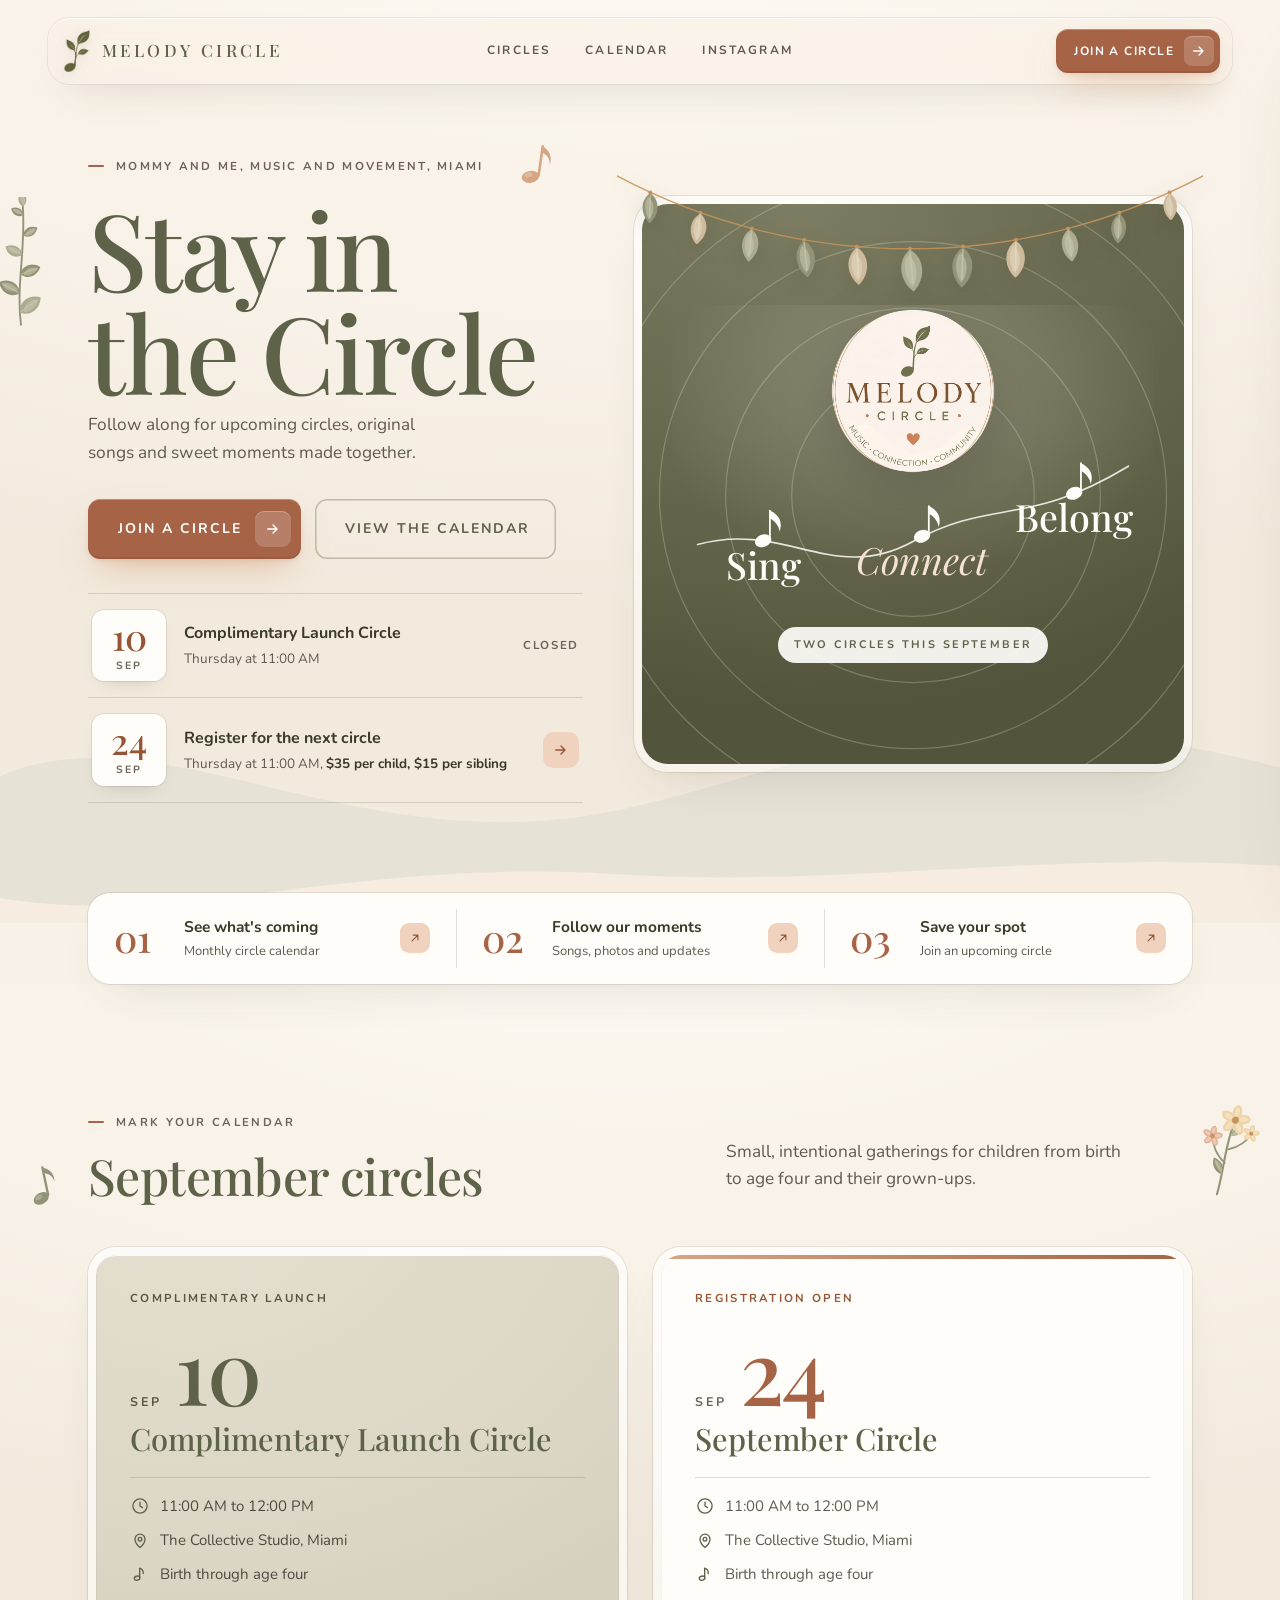
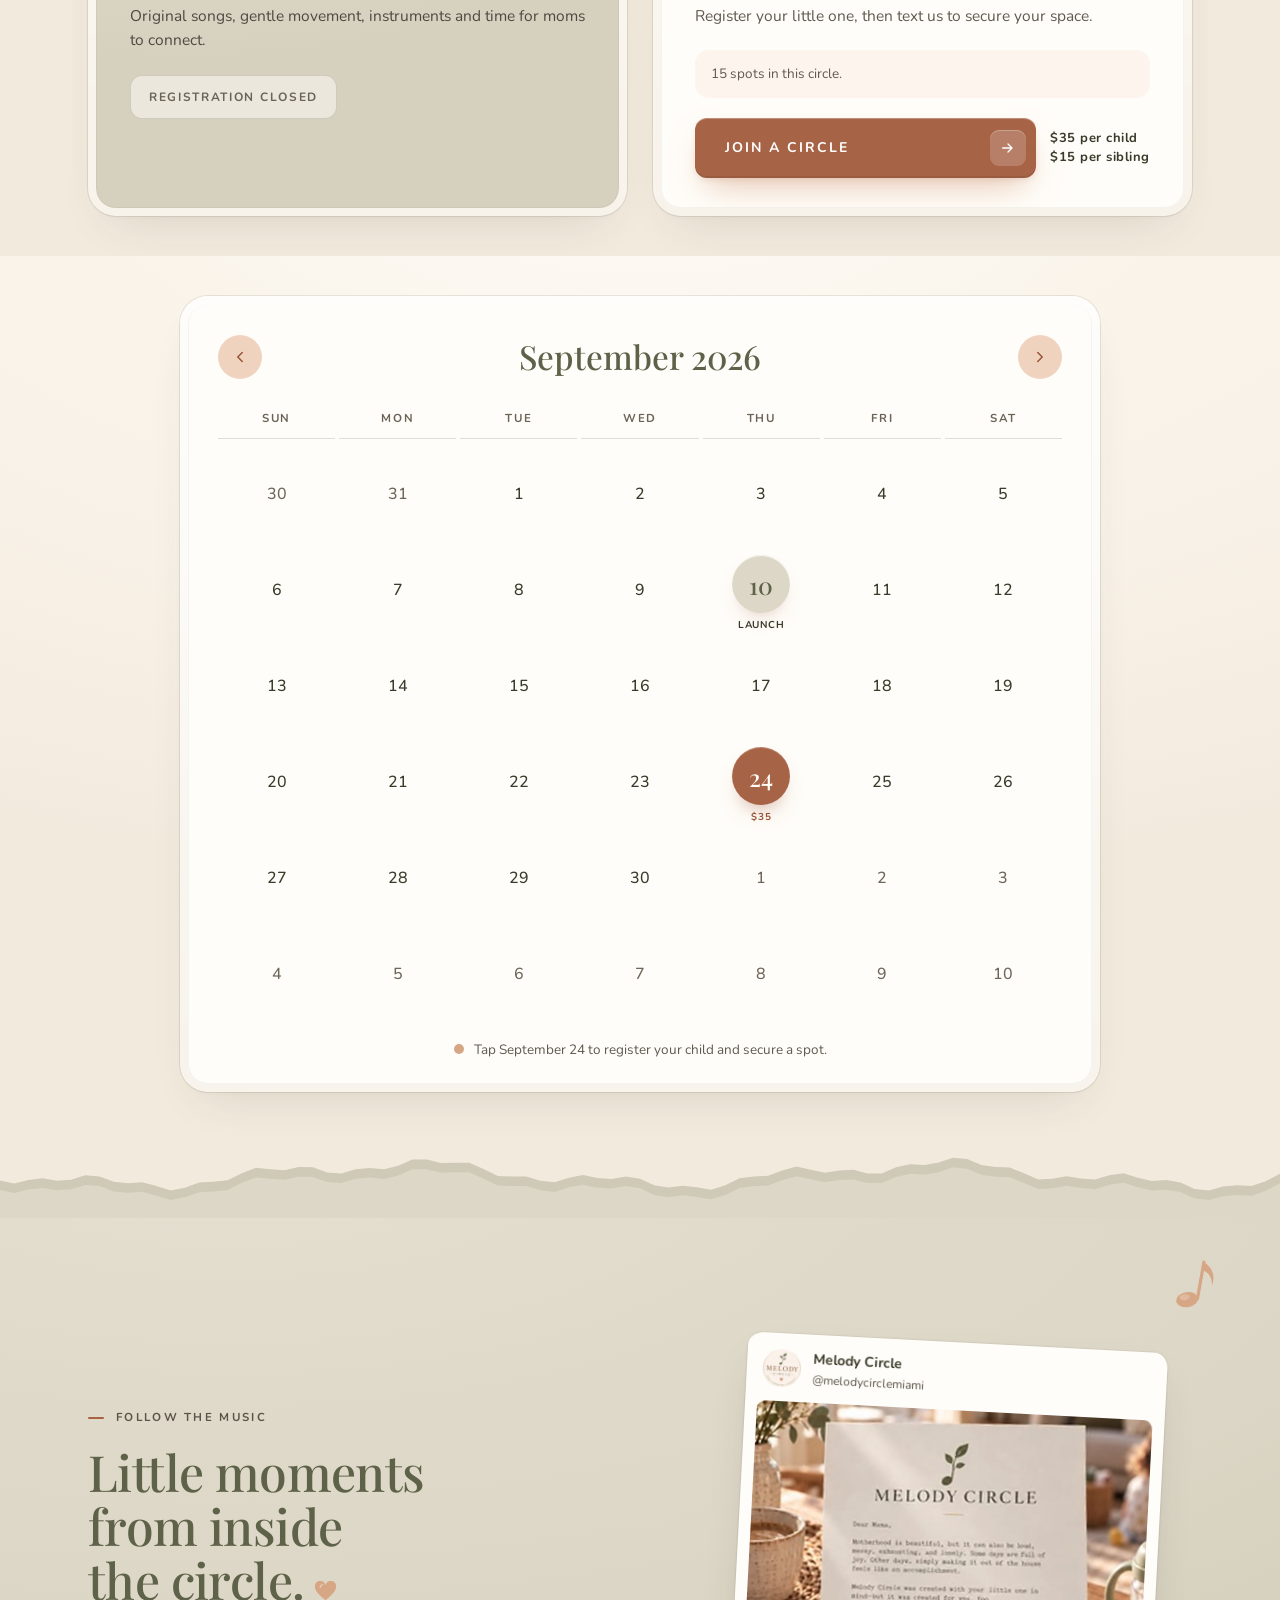
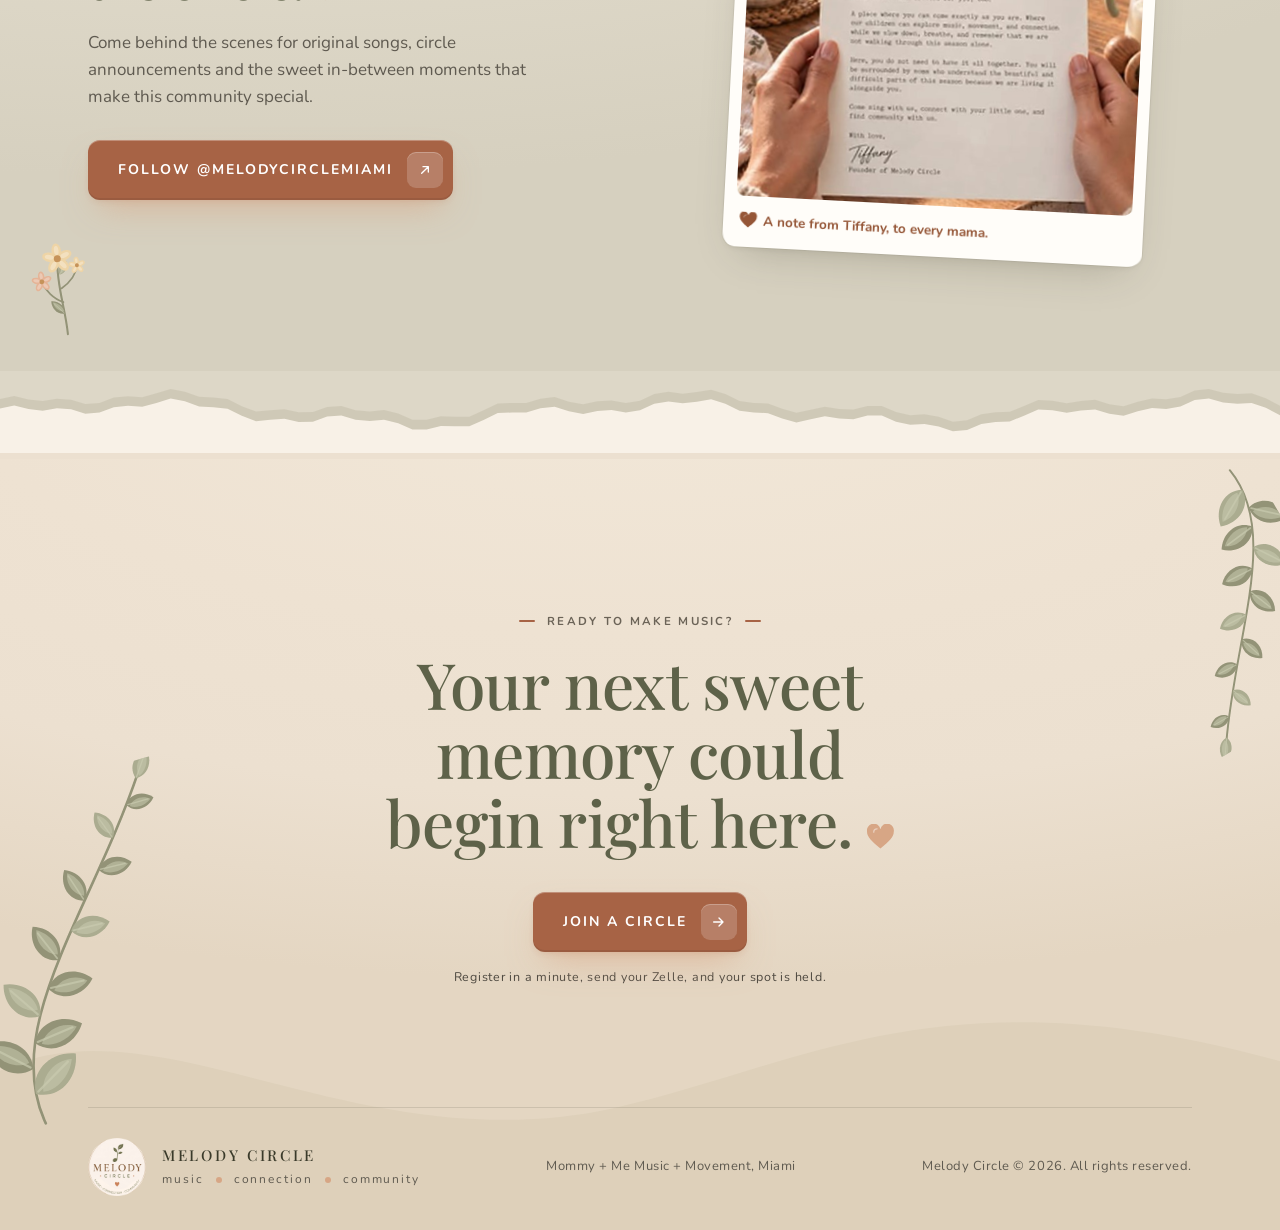
<file: hub.html>
<!doctype html>
<html lang="en">
<head>
<meta charset="utf-8">
<script>/* Live site is GHL. Anyone landing on this GitHub preview goes to the hub; add ?preview to view it here. */if(!/[?&]preview/.test(location.search)&&!/localhost|127\.0\.0\.1|^file/.test(location.href))location.replace("https://hub.melodycirclemiami.com/"+location.hash);</script>
<meta name="viewport" content="width=device-width, initial-scale=1, viewport-fit=cover">
<title>Stay in the Circle | Melody Circle</title>
<meta name="description" content="Upcoming Melody Circle dates, the monthly calendar, and where to follow along. Register your little one for the next circle.">
<meta name="robots" content="noindex">
<meta name="theme-color" content="#F8F1E7">
<link rel="icon" href="data:image/svg+xml,%3Csvg xmlns='http://www.w3.org/2000/svg' viewBox='0 0 32 30'%3E%3Cpath fill='%23D7A685' d='M16 29C6 21 0 15 0 9A8 8 0 0 1 16 6a8 8 0 0 1 16 3c0 6-6 12-16 20Z'/%3E%3C/svg%3E">
<link rel="preconnect" href="https://fonts.googleapis.com">
<link rel="preconnect" href="https://fonts.gstatic.com" crossorigin>
<link href="https://fonts.googleapis.com/css2?family=Playfair+Display:ital,wght@0,400;0,500;0,600;1,400;1,500&family=Nunito:wght@400;500;600;700&display=swap" rel="stylesheet">
<link rel="stylesheet" href="assets/home.css">
<link rel="stylesheet" href="assets/hub.css">
</head>
<body>

<svg width="0" height="0" style="position:absolute" aria-hidden="true" focusable="false">
<symbol id="mc-branch" viewBox="0 0 220 300">
<path d="M26 296 C 10 200, 120 120, 196 10" fill="none" stroke="#939377" stroke-width="2.4" stroke-linecap="round"/>
<g transform="translate(24.8 267.6) rotate(60.5)"><path d="M0 0 C -18.7 -11.4, -17.8 -37.4, 0 -52.0 C 17.8 -37.4, 18.7 -11.4, 0 0 Z" fill="#ABAC90" /><path d="M3.4 -6.2 C -8.4 -15.6, -9.4 -34.3, 0.9 -45.8 C 10.3 -34.3, 11.6 -15.6, 3.4 -6.2 Z" fill="#C9CAB0" opacity=".55"/><path d="M0 -3.1 L0 -41.6" stroke="#C9CAB0" stroke-width="2.2" stroke-linecap="round" opacity=".7" fill="none"/></g>
<g transform="translate(28.8 244.9) rotate(-47.2)"><path d="M0 0 C -17.8 -10.9, -16.9 -35.6, 0 -49.4 C 16.9 -35.6, 17.8 -10.9, 0 0 Z" fill="#939377" /><path d="M3.2 -5.9 C -8.0 -14.8, -8.9 -32.6, 0.9 -43.5 C 9.8 -32.6, 11.0 -14.8, 3.2 -5.9 Z" fill="#C9CAB0" opacity=".55"/><path d="M0 -3.0 L0 -39.5" stroke="#C9CAB0" stroke-width="2.1" stroke-linecap="round" opacity=".7" fill="none"/></g>
<g transform="translate(36.7 222.5) rotate(83.3)"><path d="M0 0 C -16.8 -10.3, -16.0 -33.7, 0 -46.8 C 16.0 -33.7, 16.8 -10.3, 0 0 Z" fill="#939377" /><path d="M3.0 -5.6 C -7.6 -14.0, -8.4 -30.9, 0.8 -41.2 C 9.3 -30.9, 10.4 -14.0, 3.0 -5.6 Z" fill="#C9CAB0" opacity=".55"/><path d="M0 -2.8 L0 -37.4" stroke="#C9CAB0" stroke-width="2.0" stroke-linecap="round" opacity=".7" fill="none"/></g>
<g transform="translate(48.0 200.2) rotate(-33.2)"><path d="M0 0 C -15.9 -9.7, -15.1 -31.8, 0 -44.2 C 15.1 -31.8, 15.9 -9.7, 0 0 Z" fill="#ABAC90" /><path d="M2.9 -5.3 C -7.2 -13.3, -8.0 -29.2, 0.8 -38.9 C 8.8 -29.2, 9.9 -13.3, 2.9 -5.3 Z" fill="#C9CAB0" opacity=".55"/><path d="M0 -2.7 L0 -35.4" stroke="#C9CAB0" stroke-width="1.9" stroke-linecap="round" opacity=".7" fill="none"/></g>
<g transform="translate(62.2 177.9) rotate(93.0)"><path d="M0 0 C -15.0 -9.2, -14.2 -30.0, 0 -41.6 C 14.2 -30.0, 15.0 -9.2, 0 0 Z" fill="#939377" /><path d="M2.7 -5.0 C -6.7 -12.5, -7.5 -27.5, 0.7 -36.6 C 8.2 -27.5, 9.3 -12.5, 2.7 -5.0 Z" fill="#C9CAB0" opacity=".55"/><path d="M0 -2.5 L0 -33.3" stroke="#C9CAB0" stroke-width="1.8" stroke-linecap="round" opacity=".7" fill="none"/></g>
<g transform="translate(78.6 155.5) rotate(-21.9)"><path d="M0 0 C -14.0 -8.6, -13.3 -28.1, 0 -39.0 C 13.3 -28.1, 14.0 -8.6, 0 0 Z" fill="#939377" /><path d="M2.5 -4.7 C -6.3 -11.7, -7.0 -25.7, 0.7 -34.3 C 7.7 -25.7, 8.7 -11.7, 2.5 -4.7 Z" fill="#C9CAB0" opacity=".55"/><path d="M0 -2.3 L0 -31.2" stroke="#C9CAB0" stroke-width="1.7" stroke-linecap="round" opacity=".7" fill="none"/></g>
<g transform="translate(96.9 132.8) rotate(92.3)"><path d="M0 0 C -13.1 -8.0, -12.4 -26.2, 0 -36.4 C 12.4 -26.2, 13.1 -8.0, 0 0 Z" fill="#ABAC90" /><path d="M2.4 -4.4 C -5.9 -10.9, -6.6 -24.0, 0.7 -32.0 C 7.2 -24.0, 8.1 -10.9, 2.4 -4.4 Z" fill="#C9CAB0" opacity=".55"/><path d="M0 -2.2 L0 -29.1" stroke="#C9CAB0" stroke-width="1.6" stroke-linecap="round" opacity=".7" fill="none"/></g>
<g transform="translate(116.4 109.6) rotate(-17.5)"><path d="M0 0 C -12.2 -7.4, -11.6 -24.3, 0 -33.8 C 11.6 -24.3, 12.2 -7.4, 0 0 Z" fill="#939377" /><path d="M2.2 -4.1 C -5.5 -10.1, -6.1 -22.3, 0.6 -29.7 C 6.7 -22.3, 7.5 -10.1, 2.2 -4.1 Z" fill="#C9CAB0" opacity=".55"/><path d="M0 -2.0 L0 -27.0" stroke="#C9CAB0" stroke-width="1.5" stroke-linecap="round" opacity=".7" fill="none"/></g>
<g transform="translate(136.6 85.8) rotate(92.7)"><path d="M0 0 C -11.2 -6.9, -10.7 -22.5, 0 -31.2 C 10.7 -22.5, 11.2 -6.9, 0 0 Z" fill="#939377" /><path d="M2.0 -3.7 C -5.1 -9.4, -5.6 -20.6, 0.6 -27.5 C 6.2 -20.6, 7.0 -9.4, 2.0 -3.7 Z" fill="#C9CAB0" opacity=".55"/><path d="M0 -1.9 L0 -25.0" stroke="#C9CAB0" stroke-width="1.3" stroke-linecap="round" opacity=".7" fill="none"/></g>
<g transform="translate(157.1 61.3) rotate(-19.6)"><path d="M0 0 C -10.3 -6.3, -9.8 -20.6, 0 -28.6 C 9.8 -20.6, 10.3 -6.3, 0 0 Z" fill="#ABAC90" /><path d="M1.9 -3.4 C -4.6 -8.6, -5.1 -18.9, 0.5 -25.2 C 5.7 -18.9, 6.4 -8.6, 1.9 -3.4 Z" fill="#C9CAB0" opacity=".55"/><path d="M0 -1.7 L0 -22.9" stroke="#C9CAB0" stroke-width="1.2" stroke-linecap="round" opacity=".7" fill="none"/></g>
<g transform="translate(177.2 35.8) rotate(90.2)"><path d="M0 0 C -9.4 -5.7, -8.9 -18.7, 0 -26.0 C 8.9 -18.7, 9.4 -5.7, 0 0 Z" fill="#939377" /><path d="M1.7 -3.1 C -4.2 -7.8, -4.7 -17.2, 0.5 -22.9 C 5.1 -17.2, 5.8 -7.8, 1.7 -3.1 Z" fill="#C9CAB0" opacity=".55"/><path d="M0 -1.6 L0 -20.8" stroke="#C9CAB0" stroke-width="1.1" stroke-linecap="round" opacity=".7" fill="none"/></g>
<g transform="translate(192.6 14.9) rotate(35.2)"><path d="M0 0 C -9.8 -6.3, -9.3 -20.6, 0 -28.6 C 9.3 -20.6, 9.8 -6.3, 0 0 Z" fill="#ABAC90" /><path d="M1.8 -3.4 C -4.4 -8.6, -4.9 -18.9, 0.5 -25.2 C 5.4 -18.9, 6.1 -8.6, 1.8 -3.4 Z" fill="#C9CAB0" opacity=".55"/><path d="M0 -1.7 L0 -22.9" stroke="#C9CAB0" stroke-width="1.2" stroke-linecap="round" opacity=".7" fill="none"/></g>
</symbol>
<symbol id="mc-sprig" viewBox="0 0 100 150">
<path class="sp-stem" d="M50 148 C 44 100, 56 60, 52 8" fill="none" stroke="#939377" stroke-width="2.2" stroke-linecap="round"/>
<g transform="translate(48.7 133.8) rotate(53.7)" class="sp-leaf" style="--i:0"><path d="M0 0 C -11.4 -6.6, -10.8 -21.6, 0 -30.0 C 10.8 -21.6, 11.4 -6.6, 0 0 Z" fill="#ABAC90" /><path d="M2.1 -3.6 C -5.1 -9.0, -5.7 -19.8, 0.6 -26.4 C 6.3 -19.8, 7.1 -9.0, 2.1 -3.6 Z" fill="#C9CAB0" opacity=".55"/><path d="M0 -1.8 L0 -24.0" stroke="#C9CAB0" stroke-width="1.4" stroke-linecap="round" opacity=".7" fill="none"/></g>
<g transform="translate(48.4 111.3) rotate(-61.5)" class="sp-leaf" style="--i:1"><path d="M0 0 C -10.3 -6.0, -9.8 -19.6, 0 -27.2 C 9.8 -19.6, 10.3 -6.0, 0 0 Z" fill="#939377" /><path d="M1.9 -3.3 C -4.7 -8.2, -5.2 -18.0, 0.5 -23.9 C 5.7 -18.0, 6.4 -8.2, 1.9 -3.3 Z" fill="#C9CAB0" opacity=".55"/><path d="M0 -1.6 L0 -21.8" stroke="#C9CAB0" stroke-width="1.2" stroke-linecap="round" opacity=".7" fill="none"/></g>
<g transform="translate(49.5 89.2) rotate(70.0)" class="sp-leaf" style="--i:2"><path d="M0 0 C -9.3 -5.4, -8.8 -17.6, 0 -24.4 C 8.8 -17.6, 9.3 -5.4, 0 0 Z" fill="#939377" /><path d="M1.7 -2.9 C -4.2 -7.3, -4.6 -16.1, 0.5 -21.5 C 5.1 -16.1, 5.7 -7.3, 1.7 -2.9 Z" fill="#C9CAB0" opacity=".55"/><path d="M0 -1.5 L0 -19.5" stroke="#C9CAB0" stroke-width="1.1" stroke-linecap="round" opacity=".7" fill="none"/></g>
<g transform="translate(51.2 67.0) rotate(-62.2)" class="sp-leaf" style="--i:3"><path d="M0 0 C -8.2 -4.8, -7.8 -15.6, 0 -21.6 C 7.8 -15.6, 8.2 -4.8, 0 0 Z" fill="#ABAC90" /><path d="M1.5 -2.6 C -3.7 -6.5, -4.1 -14.3, 0.4 -19.0 C 4.5 -14.3, 5.1 -6.5, 1.5 -2.6 Z" fill="#C9CAB0" opacity=".55"/><path d="M0 -1.3 L0 -17.3" stroke="#C9CAB0" stroke-width="1.0" stroke-linecap="round" opacity=".7" fill="none"/></g>
<g transform="translate(52.6 44.2) rotate(60.8)" class="sp-leaf" style="--i:4"><path d="M0 0 C -7.1 -4.1, -6.8 -13.5, 0 -18.8 C 6.8 -13.5, 7.1 -4.1, 0 0 Z" fill="#939377" /><path d="M1.3 -2.3 C -3.2 -5.6, -3.6 -12.4, 0.4 -16.5 C 3.9 -12.4, 4.4 -5.6, 1.3 -2.3 Z" fill="#C9CAB0" opacity=".55"/><path d="M0 -1.1 L0 -15.0" stroke="#C9CAB0" stroke-width="0.9" stroke-linecap="round" opacity=".7" fill="none"/></g>
<g transform="translate(52.7 20.3) rotate(-62.4)" class="sp-leaf" style="--i:5"><path d="M0 0 C -6.1 -3.5, -5.8 -11.5, 0 -16.0 C 5.8 -11.5, 6.1 -3.5, 0 0 Z" fill="#939377" /><path d="M1.1 -1.9 C -2.7 -4.8, -3.0 -10.6, 0.3 -14.1 C 3.3 -10.6, 3.8 -4.8, 1.1 -1.9 Z" fill="#C9CAB0" opacity=".55"/><path d="M0 -1.0 L0 -12.8" stroke="#C9CAB0" stroke-width="0.8" stroke-linecap="round" opacity=".7" fill="none"/></g>
<g transform="translate(52.2 10.3) rotate(-3.9)" class="sp-leaf" style="--i:6"><path d="M0 0 C -6.4 -3.9, -6.1 -12.7, 0 -17.6 C 6.1 -12.7, 6.4 -3.9, 0 0 Z" fill="#ABAC90" /><path d="M1.1 -2.1 C -2.9 -5.3, -3.2 -11.6, 0.3 -15.5 C 3.5 -11.6, 4.0 -5.3, 1.1 -2.1 Z" fill="#C9CAB0" opacity=".55"/><path d="M0 -1.1 L0 -14.1" stroke="#C9CAB0" stroke-width="0.8" stroke-linecap="round" opacity=".7" fill="none"/></g>
</symbol>
<symbol id="mc-flowers" viewBox="0 0 60 90">
<path d="M30 88 C 31 66, 26 44, 30 22" fill="none" stroke="#939377" stroke-width="1.8" stroke-linecap="round"/>
<path d="M30 60 C 22 56, 16 48, 14 40" fill="none" stroke="#939377" stroke-width="1.5" stroke-linecap="round"/>
<path d="M30 48 C 38 44, 44 38, 46 30" fill="none" stroke="#939377" stroke-width="1.5" stroke-linecap="round"/>
<g transform="translate(30 70) rotate(-40)"><path d="M0 0 C -5.0 -3.5, -4.8 -11.5, 0 -16.0 C 4.8 -11.5, 5.0 -3.5, 0 0 Z" fill="#939377" /><path d="M0.9 -1.9 C -2.2 -4.8, -2.5 -10.6, 0.2 -14.1 C 2.8 -10.6, 3.1 -4.8, 0.9 -1.9 Z" fill="#C9CAB0" opacity=".55"/><path d="M0 -1.0 L0 -12.8" stroke="#C9CAB0" stroke-width="0.8" stroke-linecap="round" opacity=".7" fill="none"/></g>
<g transform="translate(30 36) rotate(35)"><path d="M0 0 C -4.0 -2.9, -3.8 -9.4, 0 -13.0 C 3.8 -9.4, 4.0 -2.9, 0 0 Z" fill="#ABAC90" /><path d="M0.7 -1.6 C -1.8 -3.9, -2.0 -8.6, 0.2 -11.4 C 2.2 -8.6, 2.5 -3.9, 0.7 -1.6 Z" fill="#C9CAB0" opacity=".55"/><path d="M0 -0.8 L0 -10.4" stroke="#C9CAB0" stroke-width="0.8" stroke-linecap="round" opacity=".7" fill="none"/></g>
<g transform="translate(30 22)"><g class=""><ellipse cx="0" cy="-6.5" rx="4.1" ry="6.8" transform="rotate(0)" fill="#EED4A6"/><ellipse cx="0" cy="-7.0" rx="2.0" ry="4.0" transform="rotate(0)" fill="#FFFFFF" opacity=".28"/><ellipse cx="0" cy="-6.5" rx="4.1" ry="6.8" transform="rotate(72)" fill="#EED4A6"/><ellipse cx="0" cy="-7.0" rx="2.0" ry="4.0" transform="rotate(72)" fill="#FFFFFF" opacity=".28"/><ellipse cx="0" cy="-6.5" rx="4.1" ry="6.8" transform="rotate(144)" fill="#EED4A6"/><ellipse cx="0" cy="-7.0" rx="2.0" ry="4.0" transform="rotate(144)" fill="#FFFFFF" opacity=".28"/><ellipse cx="0" cy="-6.5" rx="4.1" ry="6.8" transform="rotate(216)" fill="#EED4A6"/><ellipse cx="0" cy="-7.0" rx="2.0" ry="4.0" transform="rotate(216)" fill="#FFFFFF" opacity=".28"/><ellipse cx="0" cy="-6.5" rx="4.1" ry="6.8" transform="rotate(288)" fill="#EED4A6"/><ellipse cx="0" cy="-7.0" rx="2.0" ry="4.0" transform="rotate(288)" fill="#FFFFFF" opacity=".28"/><circle r="3.0" fill="#C6935A"/></g></g>
<g transform="translate(14 40)"><g class=""><ellipse cx="0" cy="-4.4" rx="2.8" ry="4.6" transform="rotate(0)" fill="#E5B497"/><ellipse cx="0" cy="-4.8" rx="1.4" ry="2.7" transform="rotate(0)" fill="#FFFFFF" opacity=".28"/><ellipse cx="0" cy="-4.4" rx="2.8" ry="4.6" transform="rotate(72)" fill="#E5B497"/><ellipse cx="0" cy="-4.8" rx="1.4" ry="2.7" transform="rotate(72)" fill="#FFFFFF" opacity=".28"/><ellipse cx="0" cy="-4.4" rx="2.8" ry="4.6" transform="rotate(144)" fill="#E5B497"/><ellipse cx="0" cy="-4.8" rx="1.4" ry="2.7" transform="rotate(144)" fill="#FFFFFF" opacity=".28"/><ellipse cx="0" cy="-4.4" rx="2.8" ry="4.6" transform="rotate(216)" fill="#E5B497"/><ellipse cx="0" cy="-4.8" rx="1.4" ry="2.7" transform="rotate(216)" fill="#FFFFFF" opacity=".28"/><ellipse cx="0" cy="-4.4" rx="2.8" ry="4.6" transform="rotate(288)" fill="#E5B497"/><ellipse cx="0" cy="-4.8" rx="1.4" ry="2.7" transform="rotate(288)" fill="#FFFFFF" opacity=".28"/><circle r="2.0" fill="#C6935A"/></g></g>
<g transform="translate(46 30)"><g class=""><ellipse cx="0" cy="-3.6" rx="2.3" ry="3.8" transform="rotate(0)" fill="#EED4A6"/><ellipse cx="0" cy="-3.9" rx="1.1" ry="2.2" transform="rotate(0)" fill="#FFFFFF" opacity=".28"/><ellipse cx="0" cy="-3.6" rx="2.3" ry="3.8" transform="rotate(72)" fill="#EED4A6"/><ellipse cx="0" cy="-3.9" rx="1.1" ry="2.2" transform="rotate(72)" fill="#FFFFFF" opacity=".28"/><ellipse cx="0" cy="-3.6" rx="2.3" ry="3.8" transform="rotate(144)" fill="#EED4A6"/><ellipse cx="0" cy="-3.9" rx="1.1" ry="2.2" transform="rotate(144)" fill="#FFFFFF" opacity=".28"/><ellipse cx="0" cy="-3.6" rx="2.3" ry="3.8" transform="rotate(216)" fill="#EED4A6"/><ellipse cx="0" cy="-3.9" rx="1.1" ry="2.2" transform="rotate(216)" fill="#FFFFFF" opacity=".28"/><ellipse cx="0" cy="-3.6" rx="2.3" ry="3.8" transform="rotate(288)" fill="#EED4A6"/><ellipse cx="0" cy="-3.9" rx="1.1" ry="2.2" transform="rotate(288)" fill="#FFFFFF" opacity=".28"/><circle r="1.7" fill="#C6935A"/></g></g>
</symbol>
<symbol id="mc-garland" viewBox="0 0 640 150">
<path d="M0 4 C 200 110, 440 110, 640 4" fill="none" stroke="#C6935A" stroke-width="1.6" stroke-linecap="round" opacity=".85"/>
<circle cx="36.4" cy="21.9" r="2.2" fill="#C6935A"/>
<g transform="translate(36.4 22.9)"><g class="gl" style="--i:0"><g transform="rotate(181.2)"><path d="M0 0 C -11.1 -7.2, -10.6 -23.5, 0 -32.7 C 10.6 -23.5, 11.1 -7.2, 0 0 Z" fill="#939377" /><path d="M2.0 -3.9 C -5.0 -9.8, -5.6 -21.6, 0.6 -28.8 C 6.1 -21.6, 6.9 -9.8, 2.0 -3.9 Z" fill="#C9CAB0" opacity=".55"/><path d="M0 -2.0 L0 -26.1" stroke="#C9CAB0" stroke-width="1.3" stroke-linecap="round" opacity=".7" fill="none"/></g></g></g>
<circle cx="91.2" cy="44.1" r="2.2" fill="#C6935A"/>
<g transform="translate(91.2 45.1)"><g class="gl" style="--i:1"><g transform="rotate(187.6)"><path d="M0 0 C -11.5 -7.4, -10.9 -24.3, 0 -33.7 C 10.9 -24.3, 11.5 -7.4, 0 0 Z" fill="#CDBB9C" /><path d="M2.1 -4.0 C -5.2 -10.1, -5.7 -22.2, 0.6 -29.7 C 6.3 -22.2, 7.1 -10.1, 2.1 -4.0 Z" fill="#E6DAC4" opacity=".55"/><path d="M0 -2.0 L0 -27.0" stroke="#E6DAC4" stroke-width="1.4" stroke-linecap="round" opacity=".7" fill="none"/></g></g></g>
<circle cx="147.2" cy="61.3" r="2.2" fill="#C6935A"/>
<g transform="translate(147.2 62.3)"><g class="gl" style="--i:2"><g transform="rotate(185.7)"><path d="M0 0 C -12.1 -7.8, -11.5 -25.6, 0 -35.5 C 11.5 -25.6, 12.1 -7.8, 0 0 Z" fill="#ABAC90" /><path d="M2.2 -4.3 C -5.4 -10.7, -6.0 -23.4, 0.6 -31.2 C 6.6 -23.4, 7.5 -10.7, 2.2 -4.3 Z" fill="#C9CAB0" opacity=".55"/><path d="M0 -2.1 L0 -28.4" stroke="#C9CAB0" stroke-width="1.4" stroke-linecap="round" opacity=".7" fill="none"/></g></g></g>
<circle cx="204.3" cy="73.6" r="2.2" fill="#C6935A"/>
<g transform="translate(204.3 74.6)"><g class="gl" style="--i:3"><g transform="rotate(174.3)"><path d="M0 0 C -13.6 -8.8, -12.9 -28.8, 0 -40.1 C 12.9 -28.8, 13.6 -8.8, 0 0 Z" fill="#939377" /><path d="M2.5 -4.8 C -6.1 -12.0, -6.8 -26.4, 0.7 -35.3 C 7.5 -26.4, 8.4 -12.0, 2.5 -4.8 Z" fill="#C9CAB0" opacity=".55"/><path d="M0 -2.4 L0 -32.1" stroke="#C9CAB0" stroke-width="1.6" stroke-linecap="round" opacity=".7" fill="none"/></g></g></g>
<circle cx="262.0" cy="81.0" r="2.2" fill="#C6935A"/>
<g transform="translate(262.0 82.0)"><g class="gl" style="--i:4"><g transform="rotate(176.9)"><path d="M0 0 C -13.9 -9.0, -13.2 -29.5, 0 -41.0 C 13.2 -29.5, 13.9 -9.0, 0 0 Z" fill="#CDBB9C" /><path d="M2.5 -4.9 C -6.3 -12.3, -7.0 -27.1, 0.7 -36.1 C 7.7 -27.1, 8.6 -12.3, 2.5 -4.9 Z" fill="#E6DAC4" opacity=".55"/><path d="M0 -2.5 L0 -32.8" stroke="#E6DAC4" stroke-width="1.7" stroke-linecap="round" opacity=".7" fill="none"/></g></g></g>
<circle cx="320.0" cy="83.5" r="2.2" fill="#C6935A"/>
<g transform="translate(320.0 84.5)"><g class="gl" style="--i:5"><g transform="rotate(174.9)"><path d="M0 0 C -15.6 -10.1, -14.8 -33.0, 0 -45.9 C 14.8 -33.0, 15.6 -10.1, 0 0 Z" fill="#ABAC90" /><path d="M2.8 -5.5 C -7.0 -13.8, -7.8 -30.3, 0.8 -40.4 C 8.6 -30.3, 9.7 -13.8, 2.8 -5.5 Z" fill="#C9CAB0" opacity=".55"/><path d="M0 -2.8 L0 -36.7" stroke="#C9CAB0" stroke-width="1.9" stroke-linecap="round" opacity=".7" fill="none"/></g></g></g>
<circle cx="378.0" cy="81.0" r="2.2" fill="#C6935A"/>
<g transform="translate(378.0 82.0)"><g class="gl" style="--i:6"><g transform="rotate(182.2)"><path d="M0 0 C -14.9 -9.6, -14.1 -31.5, 0 -43.8 C 14.1 -31.5, 14.9 -9.6, 0 0 Z" fill="#939377" /><path d="M2.7 -5.3 C -6.7 -13.1, -7.4 -28.9, 0.7 -38.5 C 8.2 -28.9, 9.2 -13.1, 2.7 -5.3 Z" fill="#C9CAB0" opacity=".55"/><path d="M0 -2.6 L0 -35.0" stroke="#C9CAB0" stroke-width="1.8" stroke-linecap="round" opacity=".7" fill="none"/></g></g></g>
<circle cx="435.7" cy="73.6" r="2.2" fill="#C6935A"/>
<g transform="translate(435.7 74.6)"><g class="gl" style="--i:7"><g transform="rotate(180.8)"><path d="M0 0 C -13.8 -8.9, -13.1 -29.2, 0 -40.6 C 13.1 -29.2, 13.8 -8.9, 0 0 Z" fill="#CDBB9C" /><path d="M2.5 -4.9 C -6.2 -12.2, -6.9 -26.8, 0.7 -35.7 C 7.6 -26.8, 8.6 -12.2, 2.5 -4.9 Z" fill="#E6DAC4" opacity=".55"/><path d="M0 -2.4 L0 -32.4" stroke="#E6DAC4" stroke-width="1.7" stroke-linecap="round" opacity=".7" fill="none"/></g></g></g>
<circle cx="492.8" cy="61.3" r="2.2" fill="#C6935A"/>
<g transform="translate(492.8 62.3)"><g class="gl" style="--i:8"><g transform="rotate(173.0)"><path d="M0 0 C -12.1 -7.8, -11.5 -25.6, 0 -35.6 C 11.5 -25.6, 12.1 -7.8, 0 0 Z" fill="#ABAC90" /><path d="M2.2 -4.3 C -5.4 -10.7, -6.1 -23.5, 0.6 -31.3 C 6.7 -23.5, 7.5 -10.7, 2.2 -4.3 Z" fill="#C9CAB0" opacity=".55"/><path d="M0 -2.1 L0 -28.5" stroke="#C9CAB0" stroke-width="1.5" stroke-linecap="round" opacity=".7" fill="none"/></g></g></g>
<circle cx="548.8" cy="44.1" r="2.2" fill="#C6935A"/>
<g transform="translate(548.8 45.1)"><g class="gl" style="--i:9"><g transform="rotate(182.9)"><path d="M0 0 C -11.1 -7.2, -10.5 -23.4, 0 -32.6 C 10.5 -23.4, 11.1 -7.2, 0 0 Z" fill="#939377" /><path d="M2.0 -3.9 C -5.0 -9.8, -5.5 -21.5, 0.6 -28.7 C 6.1 -21.5, 6.9 -9.8, 2.0 -3.9 Z" fill="#C9CAB0" opacity=".55"/><path d="M0 -2.0 L0 -26.0" stroke="#C9CAB0" stroke-width="1.3" stroke-linecap="round" opacity=".7" fill="none"/></g></g></g>
<circle cx="603.6" cy="21.9" r="2.2" fill="#C6935A"/>
<g transform="translate(603.6 22.9)"><g class="gl" style="--i:10"><g transform="rotate(177.0)"><path d="M0 0 C -10.1 -6.5, -9.5 -21.3, 0 -29.6 C 9.5 -21.3, 10.1 -6.5, 0 0 Z" fill="#CDBB9C" /><path d="M1.8 -3.5 C -4.5 -8.9, -5.0 -19.5, 0.5 -26.0 C 5.5 -19.5, 6.2 -8.9, 1.8 -3.5 Z" fill="#E6DAC4" opacity=".55"/><path d="M0 -1.8 L0 -23.7" stroke="#E6DAC4" stroke-width="1.2" stroke-linecap="round" opacity=".7" fill="none"/></g></g></g>
</symbol>
<symbol id="mc-torn" viewBox="0 0 1440 60" preserveAspectRatio="none">
<path d="M0 60 L0 24.8 L16 27.6 L32 24.3 L48 22.8 L64 25.1 L80 24.1 L96 20.0 L112 21.0 L128 26.1 L144 27.4 L160 26.5 L176 30.1 L192 34.2 L208 31.6 L224 26.8 L240 26.1 L256 24.7 L272 18.0 L288 13.0 L304 14.3 L320 15.2 L336 12.3 L352 12.5 L368 17.3 L384 18.3 L400 14.3 L416 13.1 L432 14.4 L448 11.1 L464 5.2 L480 5.2 L496 8.5 L512 8.2 L528 8.1 L544 14.1 L560 20.6 L576 21.1 L592 21.1 L608 25.1 L624 26.6 L640 22.2 L656 19.8 L672 22.6 L688 23.4 L704 21.0 L720 23.1 L736 29.4 L752 31.5 L768 29.7 L784 31.2 L800 33.5 L816 29.4 L832 22.8 L848 21.1 L864 20.5 L880 15.5 L896 11.8 L912 14.7 L928 17.5 L944 15.4 L960 14.8 L976 18.3 L992 18.2 L1008 12.5 L1024 9.5 L1040 10.4 L1056 8.0 L1072 3.5 L1088 4.8 L1104 10.4 L1120 12.3 L1136 12.7 L1152 18.1 L1168 23.8 L1184 23.1 L1200 20.8 L1216 22.9 L1232 24.0 L1248 19.9 L1264 18.0 L1280 22.2 L1296 25.3 L1312 24.4 L1328 26.7 L1344 32.8 L1360 34.2 L1376 30.5 L1392 29.4 L1408 30.1 L1424 25.5 L1440 18.4 L1440 60 Z" fill="#CFC9B7"/>
<path d="M0 60 L0 33.8 L16 36.6 L32 33.3 L48 31.8 L64 34.1 L80 33.1 L96 29.0 L112 30.0 L128 35.1 L144 36.4 L160 35.5 L176 39.1 L192 43.2 L208 40.6 L224 35.8 L240 35.1 L256 33.7 L272 27.0 L288 22.0 L304 23.3 L320 24.2 L336 21.3 L352 21.5 L368 26.3 L384 27.3 L400 23.3 L416 22.1 L432 23.4 L448 20.1 L464 14.2 L480 14.2 L496 17.5 L512 17.2 L528 17.1 L544 23.1 L560 29.6 L576 30.1 L592 30.1 L608 34.1 L624 35.6 L640 31.2 L656 28.8 L672 31.6 L688 32.4 L704 30.0 L720 32.1 L736 38.4 L752 40.5 L768 38.7 L784 40.2 L800 42.5 L816 38.4 L832 31.8 L848 30.1 L864 29.5 L880 24.5 L896 20.8 L912 23.7 L928 26.5 L944 24.4 L960 23.8 L976 27.3 L992 27.2 L1008 21.5 L1024 18.5 L1040 19.4 L1056 17.0 L1072 12.5 L1088 13.8 L1104 19.4 L1120 21.3 L1136 21.7 L1152 27.1 L1168 32.8 L1184 32.1 L1200 29.8 L1216 31.9 L1232 33.0 L1248 28.9 L1264 27.0 L1280 31.2 L1296 34.3 L1312 33.4 L1328 35.7 L1344 41.8 L1360 43.2 L1376 39.5 L1392 38.4 L1408 39.1 L1424 34.5 L1440 27.4 L1440 60 Z" fill="#DDD7C7"/>
</symbol>
<symbol id="mc-torn-oat" viewBox="0 0 1440 60" preserveAspectRatio="none">
<path d="M0 60 L0 24.8 L16 27.6 L32 24.3 L48 22.8 L64 25.1 L80 24.1 L96 20.0 L112 21.0 L128 26.1 L144 27.4 L160 26.5 L176 30.1 L192 34.2 L208 31.6 L224 26.8 L240 26.1 L256 24.7 L272 18.0 L288 13.0 L304 14.3 L320 15.2 L336 12.3 L352 12.5 L368 17.3 L384 18.3 L400 14.3 L416 13.1 L432 14.4 L448 11.1 L464 5.2 L480 5.2 L496 8.5 L512 8.2 L528 8.1 L544 14.1 L560 20.6 L576 21.1 L592 21.1 L608 25.1 L624 26.6 L640 22.2 L656 19.8 L672 22.6 L688 23.4 L704 21.0 L720 23.1 L736 29.4 L752 31.5 L768 29.7 L784 31.2 L800 33.5 L816 29.4 L832 22.8 L848 21.1 L864 20.5 L880 15.5 L896 11.8 L912 14.7 L928 17.5 L944 15.4 L960 14.8 L976 18.3 L992 18.2 L1008 12.5 L1024 9.5 L1040 10.4 L1056 8.0 L1072 3.5 L1088 4.8 L1104 10.4 L1120 12.3 L1136 12.7 L1152 18.1 L1168 23.8 L1184 23.1 L1200 20.8 L1216 22.9 L1232 24.0 L1248 19.9 L1264 18.0 L1280 22.2 L1296 25.3 L1312 24.4 L1328 26.7 L1344 32.8 L1360 34.2 L1376 30.5 L1392 29.4 L1408 30.1 L1424 25.5 L1440 18.4 L1440 60 Z" fill="#DCCDB4"/>
<path d="M0 60 L0 33.8 L16 36.6 L32 33.3 L48 31.8 L64 34.1 L80 33.1 L96 29.0 L112 30.0 L128 35.1 L144 36.4 L160 35.5 L176 39.1 L192 43.2 L208 40.6 L224 35.8 L240 35.1 L256 33.7 L272 27.0 L288 22.0 L304 23.3 L320 24.2 L336 21.3 L352 21.5 L368 26.3 L384 27.3 L400 23.3 L416 22.1 L432 23.4 L448 20.1 L464 14.2 L480 14.2 L496 17.5 L512 17.2 L528 17.1 L544 23.1 L560 29.6 L576 30.1 L592 30.1 L608 34.1 L624 35.6 L640 31.2 L656 28.8 L672 31.6 L688 32.4 L704 30.0 L720 32.1 L736 38.4 L752 40.5 L768 38.7 L784 40.2 L800 42.5 L816 38.4 L832 31.8 L848 30.1 L864 29.5 L880 24.5 L896 20.8 L912 23.7 L928 26.5 L944 24.4 L960 23.8 L976 27.3 L992 27.2 L1008 21.5 L1024 18.5 L1040 19.4 L1056 17.0 L1072 12.5 L1088 13.8 L1104 19.4 L1120 21.3 L1136 21.7 L1152 27.1 L1168 32.8 L1184 32.1 L1200 29.8 L1216 31.9 L1232 33.0 L1248 28.9 L1264 27.0 L1280 31.2 L1296 34.3 L1312 33.4 L1328 35.7 L1344 41.8 L1360 43.2 L1376 39.5 L1392 38.4 L1408 39.1 L1424 34.5 L1440 27.4 L1440 60 Z" fill="#ECE0D0"/>
</symbol>
<symbol id="mc-flower" viewBox="-12 -12 24 24"><g class=""><ellipse cx="0" cy="-7.3" rx="4.6" ry="7.6" transform="rotate(0)" fill="#E5B497"/><ellipse cx="0" cy="-7.8" rx="2.2" ry="4.5" transform="rotate(0)" fill="#FFFFFF" opacity=".28"/><ellipse cx="0" cy="-7.3" rx="4.6" ry="7.6" transform="rotate(72)" fill="#E5B497"/><ellipse cx="0" cy="-7.8" rx="2.2" ry="4.5" transform="rotate(72)" fill="#FFFFFF" opacity=".28"/><ellipse cx="0" cy="-7.3" rx="4.6" ry="7.6" transform="rotate(144)" fill="#E5B497"/><ellipse cx="0" cy="-7.8" rx="2.2" ry="4.5" transform="rotate(144)" fill="#FFFFFF" opacity=".28"/><ellipse cx="0" cy="-7.3" rx="4.6" ry="7.6" transform="rotate(216)" fill="#E5B497"/><ellipse cx="0" cy="-7.8" rx="2.2" ry="4.5" transform="rotate(216)" fill="#FFFFFF" opacity=".28"/><ellipse cx="0" cy="-7.3" rx="4.6" ry="7.6" transform="rotate(288)" fill="#E5B497"/><ellipse cx="0" cy="-7.8" rx="2.2" ry="4.5" transform="rotate(288)" fill="#FFFFFF" opacity=".28"/><circle r="3.4" fill="#C6935A"/></g></symbol>
<symbol id="mc-flower-b" viewBox="-12 -12 24 24"><g class=""><ellipse cx="0" cy="-7.3" rx="4.6" ry="7.6" transform="rotate(0)" fill="#EED4A6"/><ellipse cx="0" cy="-7.8" rx="2.2" ry="4.5" transform="rotate(0)" fill="#FFFFFF" opacity=".28"/><ellipse cx="0" cy="-7.3" rx="4.6" ry="7.6" transform="rotate(72)" fill="#EED4A6"/><ellipse cx="0" cy="-7.8" rx="2.2" ry="4.5" transform="rotate(72)" fill="#FFFFFF" opacity=".28"/><ellipse cx="0" cy="-7.3" rx="4.6" ry="7.6" transform="rotate(144)" fill="#EED4A6"/><ellipse cx="0" cy="-7.8" rx="2.2" ry="4.5" transform="rotate(144)" fill="#FFFFFF" opacity=".28"/><ellipse cx="0" cy="-7.3" rx="4.6" ry="7.6" transform="rotate(216)" fill="#EED4A6"/><ellipse cx="0" cy="-7.8" rx="2.2" ry="4.5" transform="rotate(216)" fill="#FFFFFF" opacity=".28"/><ellipse cx="0" cy="-7.3" rx="4.6" ry="7.6" transform="rotate(288)" fill="#EED4A6"/><ellipse cx="0" cy="-7.8" rx="2.2" ry="4.5" transform="rotate(288)" fill="#FFFFFF" opacity=".28"/><circle r="3.4" fill="#C6935A"/></g></symbol>
<symbol id="mc-note" viewBox="0 0 40 56">
  <ellipse cx="14" cy="45" rx="11" ry="7.5" transform="rotate(-18 14 45)" fill="currentColor"/>
  <ellipse cx="11" cy="43" rx="5" ry="3" transform="rotate(-18 11 43)" fill="#fff" opacity=".22"/>
  <path d="M24 42 V5" fill="none" stroke="currentColor" stroke-width="3.2" stroke-linecap="round"/>
  <path d="M24 5 C 33 9, 38 16, 36 27 C 35 19, 31 15, 24 13 Z" fill="currentColor"/>
</symbol>
<symbol id="mc-heart" viewBox="0 0 32 30">
  <path d="M16 29 C 6 21, 0 15, 0 9 A 8 8 0 0 1 16 6 A 8 8 0 0 1 32 9 C 32 15, 26 21, 16 29 Z" fill="currentColor"/>
  <path d="M8 9.5 C 8 7, 10 5.5, 12 5.5" stroke="#fff" stroke-width="1.6" stroke-linecap="round" fill="none" opacity=".45"/>
</symbol>
<symbol id="mc-flourish" viewBox="0 0 60 30">
  <path d="M2 16 C 20 14, 40 14, 58 16" fill="none" stroke="currentColor" stroke-width="1.6" stroke-linecap="round"/>
  <path d="M14 15 C 12 8, 16 3, 22 3 C 22 9, 19 14, 14 15 Z" fill="currentColor"/>
  <path d="M30 14 C 28 7, 32 2, 38 2 C 38 8, 35 13, 30 14 Z" fill="currentColor"/>
  <path d="M46 15 C 44 9, 48 5, 53 5 C 53 10, 50 14, 46 15 Z" fill="currentColor"/>
  <path d="M22 17 C 20 24, 24 28, 30 28 C 30 22, 27 18, 22 17 Z" fill="currentColor" opacity=".8"/>
  <path d="M40 17 C 38 23, 42 27, 47 27 C 47 22, 44 18, 40 17 Z" fill="currentColor" opacity=".8"/>
</symbol>
<symbol id="mc-hill" viewBox="0 0 1440 320" preserveAspectRatio="none">
  <path d="M0 320 L0 150 C 180 70, 400 250, 690 190 C 900 146, 1060 40, 1440 140 L1440 320 Z" fill="currentColor"/>
</symbol>
<symbol id="mc-roundel" viewBox="0 0 200 200"><image href="assets/logo-roundel.png" x="0" y="0" width="200" height="200"/></symbol>
<symbol id="mc-mark" viewBox="0 0 489 800"><image href="assets/logo-mark.png" x="0" y="0" width="489" height="800"/></symbol>
<symbol id="ic-arrow" viewBox="0 0 24 24"><path d="M4 12h14M12 6l6 6-6 6"/></symbol>
<symbol id="ic-note" viewBox="0 0 48 48"><ellipse cx="17" cy="35" rx="8" ry="5.5" transform="rotate(-15 17 35)"/><path d="M24.5 33.5V9c6 2 10 6.5 9 14"/></symbol>
<symbol id="ic-scarf" viewBox="0 0 48 48"><path d="M6 21c6-12 13-12 19 0s13 12 19 0"/><path d="M6 31c6-12 13-12 19 0s13 12 19 0" opacity=".5"/></symbol>
<symbol id="ic-shaker" viewBox="0 0 48 48"><circle cx="19" cy="19" r="10.5"/><path d="M26.5 26.5 39 39" stroke-width="4.5"/><circle cx="15" cy="16" r="1.3" fill="currentColor" stroke="none"/><circle cx="21.5" cy="14" r="1.3" fill="currentColor" stroke="none"/><circle cx="20" cy="22" r="1.3" fill="currentColor" stroke="none"/></symbol>
<symbol id="ic-leaf" viewBox="0 0 48 48"><path d="M9 39C9 21 21 9 40 9c0 19-12 31-31 30Z"/><path d="M11 37c8-8 16-16 24-23"/></symbol>
<symbol id="ic-heart" viewBox="0 0 48 48"><path d="M24 40C13 31 7 25 7 18a8.5 8.5 0 0 1 17-2 8.5 8.5 0 0 1 17 2c0 7-6 13-17 22Z"/></symbol>
<symbol id="ic-flower" viewBox="0 0 40 40"><circle cx="20" cy="20" r="4"/><ellipse cx="20" cy="9" rx="4.2" ry="6.5"/><ellipse cx="20" cy="9" rx="4.2" ry="6.5" transform="rotate(72 20 20)"/><ellipse cx="20" cy="9" rx="4.2" ry="6.5" transform="rotate(144 20 20)"/><ellipse cx="20" cy="9" rx="4.2" ry="6.5" transform="rotate(216 20 20)"/><ellipse cx="20" cy="9" rx="4.2" ry="6.5" transform="rotate(288 20 20)"/></symbol>
</svg>

<div id="nav-sentinel" style="position:absolute;top:80px;height:1px;width:1px"></div>

<header class="nav">
  <div class="nav-in">
    <a class="brand" href="https://hub.melodycirclemiami.com/" aria-label="Melody Circle home"><span class="mini mark" aria-hidden="true"><svg viewBox="0 0 489 800"><use href="#mc-mark"/></svg></span>Melody Circle</a>
    <nav class="nav-links" aria-label="Sections">
      <a href="#circles">Circles</a><a href="#calendar">Calendar</a><a href="#instagram">Instagram</a>
    </nav>
    <a class="btn sm nav-cta" href="#circles" data-register=""><span>Join a Circle</span><span class="ico" aria-hidden="true"><svg><use href="#ic-arrow"/></svg></span></a>
    <button class="burger" type="button" aria-label="Open menu" aria-expanded="false" aria-controls="menu"><i></i><i></i></button>
  </div>
</header>
<div class="menu" id="menu">
  <ul>
    <li style="--i:0"><a href="#circles">Circles</a></li>
    <li style="--i:1"><a href="#calendar">Calendar</a></li>
    <li style="--i:2"><a href="#instagram">Instagram</a></li>
    <li style="--i:3"><a href="https://hub.melodycirclemiami.com/">Home</a></li>
    <li style="--i:4"><a class="btn lg" href="#circles" data-register=""><span>Join a Circle</span><span class="ico" aria-hidden="true"><svg><use href="#ic-arrow"/></svg></span></a></li>
  </ul>
</div>

<main id="top">

<!-- ============ hub hero ============ -->
<section class="hub-hero" aria-labelledby="hub-h">
  <div class="hill" aria-hidden="true"><svg viewBox="0 0 1440 320" preserveAspectRatio="none"><use href="#mc-hill"/></svg></div>
  <div class="col hub-grid">
    <div class="hub-copy">
      <p class="eyebrow fade-in" style="--i:0">Mommy and Me, Music and Movement, Miami</p>
      <h1 class="hub-h1 display" id="hub-h">
        <svg class="deco d-hub-sprig draw" viewBox="0 0 100 150" aria-hidden="true">
<path class="sp-stem" d="M50 148 C 44 100, 56 60, 52 8" fill="none" stroke="#939377" stroke-width="2.2" stroke-linecap="round"/>
<g transform="translate(48.7 133.8) rotate(53.7)" class="sp-leaf" style="--i:0"><path d="M0 0 C -11.4 -6.6, -10.8 -21.6, 0 -30.0 C 10.8 -21.6, 11.4 -6.6, 0 0 Z" fill="#ABAC90" /><path d="M2.1 -3.6 C -5.1 -9.0, -5.7 -19.8, 0.6 -26.4 C 6.3 -19.8, 7.1 -9.0, 2.1 -3.6 Z" fill="#C9CAB0" opacity=".55"/><path d="M0 -1.8 L0 -24.0" stroke="#C9CAB0" stroke-width="1.4" stroke-linecap="round" opacity=".7" fill="none"/></g>
<g transform="translate(48.4 111.3) rotate(-61.5)" class="sp-leaf" style="--i:1"><path d="M0 0 C -10.3 -6.0, -9.8 -19.6, 0 -27.2 C 9.8 -19.6, 10.3 -6.0, 0 0 Z" fill="#939377" /><path d="M1.9 -3.3 C -4.7 -8.2, -5.2 -18.0, 0.5 -23.9 C 5.7 -18.0, 6.4 -8.2, 1.9 -3.3 Z" fill="#C9CAB0" opacity=".55"/><path d="M0 -1.6 L0 -21.8" stroke="#C9CAB0" stroke-width="1.2" stroke-linecap="round" opacity=".7" fill="none"/></g>
<g transform="translate(49.5 89.2) rotate(70.0)" class="sp-leaf" style="--i:2"><path d="M0 0 C -9.3 -5.4, -8.8 -17.6, 0 -24.4 C 8.8 -17.6, 9.3 -5.4, 0 0 Z" fill="#939377" /><path d="M1.7 -2.9 C -4.2 -7.3, -4.6 -16.1, 0.5 -21.5 C 5.1 -16.1, 5.7 -7.3, 1.7 -2.9 Z" fill="#C9CAB0" opacity=".55"/><path d="M0 -1.5 L0 -19.5" stroke="#C9CAB0" stroke-width="1.1" stroke-linecap="round" opacity=".7" fill="none"/></g>
<g transform="translate(51.2 67.0) rotate(-62.2)" class="sp-leaf" style="--i:3"><path d="M0 0 C -8.2 -4.8, -7.8 -15.6, 0 -21.6 C 7.8 -15.6, 8.2 -4.8, 0 0 Z" fill="#ABAC90" /><path d="M1.5 -2.6 C -3.7 -6.5, -4.1 -14.3, 0.4 -19.0 C 4.5 -14.3, 5.1 -6.5, 1.5 -2.6 Z" fill="#C9CAB0" opacity=".55"/><path d="M0 -1.3 L0 -17.3" stroke="#C9CAB0" stroke-width="1.0" stroke-linecap="round" opacity=".7" fill="none"/></g>
<g transform="translate(52.6 44.2) rotate(60.8)" class="sp-leaf" style="--i:4"><path d="M0 0 C -7.1 -4.1, -6.8 -13.5, 0 -18.8 C 6.8 -13.5, 7.1 -4.1, 0 0 Z" fill="#939377" /><path d="M1.3 -2.3 C -3.2 -5.6, -3.6 -12.4, 0.4 -16.5 C 3.9 -12.4, 4.4 -5.6, 1.3 -2.3 Z" fill="#C9CAB0" opacity=".55"/><path d="M0 -1.1 L0 -15.0" stroke="#C9CAB0" stroke-width="0.9" stroke-linecap="round" opacity=".7" fill="none"/></g>
<g transform="translate(52.7 20.3) rotate(-62.4)" class="sp-leaf" style="--i:5"><path d="M0 0 C -6.1 -3.5, -5.8 -11.5, 0 -16.0 C 5.8 -11.5, 6.1 -3.5, 0 0 Z" fill="#939377" /><path d="M1.1 -1.9 C -2.7 -4.8, -3.0 -10.6, 0.3 -14.1 C 3.3 -10.6, 3.8 -4.8, 1.1 -1.9 Z" fill="#C9CAB0" opacity=".55"/><path d="M0 -1.0 L0 -12.8" stroke="#C9CAB0" stroke-width="0.8" stroke-linecap="round" opacity=".7" fill="none"/></g>
<g transform="translate(52.2 10.3) rotate(-3.9)" class="sp-leaf" style="--i:6"><path d="M0 0 C -6.4 -3.9, -6.1 -12.7, 0 -17.6 C 6.1 -12.7, 6.4 -3.9, 0 0 Z" fill="#ABAC90" /><path d="M1.1 -2.1 C -2.9 -5.3, -3.2 -11.6, 0.3 -15.5 C 3.5 -11.6, 4.0 -5.3, 1.1 -2.1 Z" fill="#C9CAB0" opacity=".55"/><path d="M0 -1.1 L0 -14.1" stroke="#C9CAB0" stroke-width="0.8" stroke-linecap="round" opacity=".7" fill="none"/></g>
</svg>
        <span class="deco d-hub-note float" style="--dur:7s" aria-hidden="true"><svg><use href="#mc-note"/></svg></span>
        <span class="line" style="--i:1"><span>Stay in</span></span>
        <span class="line em" style="--i:2"><span>the Circle</span></span>
      </h1>
      <p class="lead fade-in" style="--i:3">Follow along for upcoming circles, original songs and sweet moments made together.</p>
      <div class="cta-pair fade-in" style="--i:4">
        <a class="btn lg" href="#circles" data-register=""><span>Join a Circle</span><span class="ico" aria-hidden="true"><svg><use href="#ic-arrow"/></svg></span></a>
        <a class="btn lg ghost" href="#calendar"><span>View the calendar</span></a>
      </div>
      <div class="nextup fade-in" id="nextup" style="--i:5" aria-label="Next circles"></div>
    </div>
    <div class="stage fade-in" style="--i:2">
      <div class="garland" aria-hidden="true"><svg viewBox="0 0 640 150"><use href="#mc-garland"/></svg></div>
      <div class="stage-in">
        <div class="rings" aria-hidden="true"><svg><circle cx="50%" cy="52%" r="22%"/><circle cx="50%" cy="52%" r="34%"/><circle cx="50%" cy="52%" r="46%"/><circle cx="50%" cy="52%" r="58%"/></svg></div>
        <div class="stage-body">
          <svg class="melody" viewBox="0 0 640 420" aria-hidden="true">
          <defs><radialGradient id="glow" cx="50%" cy="30%" r="55%"><stop offset="0" stop-color="#FFFDF9" stop-opacity=".22"/><stop offset="1" stop-color="#FFFDF9" stop-opacity="0"/></radialGradient></defs>
          <rect x="0" y="0" width="640" height="420" fill="url(#glow)"/>
          <image class="rd" href="assets/logo-roundel.png" x="212" y="6" width="216" height="216"/>
          <path class="staff" d="M34 318 C 150 286, 214 372, 320 314 C 426 256, 470 296, 606 214"/>
          <g class="note n1" transform="translate(121 313)"><ellipse rx="10" ry="7" transform="rotate(-22)"/><path d="M9 -3 V-40" /><path class="flag" d="M9 -40 C 22 -34, 26 -24, 22 -12 C 21 -20, 16 -26, 9 -30 Z"/></g><g class="note n2" transform="translate(332 307)"><ellipse rx="10" ry="7" transform="rotate(-22)"/><path d="M9 -3 V-40" /><path class="flag" d="M9 -40 C 22 -34, 26 -24, 22 -12 C 21 -20, 16 -26, 9 -30 Z"/></g><g class="note n3" transform="translate(534 250)"><ellipse rx="10" ry="7" transform="rotate(-22)"/><path d="M9 -3 V-40" /><path class="flag" d="M9 -40 C 22 -34, 26 -24, 22 -12 C 21 -20, 16 -26, 9 -30 Z"/></g>
          <text class="lyric w1" x="121" y="365" text-anchor="middle">Sing</text><text class="lyric w2 em" x="332" y="359" text-anchor="middle">Connect</text><text class="lyric w3" x="534" y="302" text-anchor="middle">Belong</text>
        </svg>
          <p class="sr-only">Sing, connect, belong.</p>
          <p class="stage-cap" id="stage-cap">Circles this month</p>
        </div>
      </div>
    </div>
  </div>
  <svg class="wave" viewBox="0 0 1440 74" preserveAspectRatio="none" aria-hidden="true"><path fill="currentColor" d="M0 48 C 200 78, 400 8, 690 24 C 950 38, 1180 0, 1440 16 L1440 74 L0 74 Z"/></svg>
</section>

<!-- ============ quick links ============ -->
<section class="quick" aria-label="Quick links">
  <div class="col"><div data-reveal>
    <a href="#calendar"><span class="numeral">01</span><span><span class="t">See what's coming</span><span class="d">Monthly circle calendar</span></span><span class="arr" aria-hidden="true"><svg viewBox="0 0 24 24"><path d="M7 17 17 7M9 7h8v8"/></svg></span></a>
    <a href="#instagram"><span class="numeral">02</span><span><span class="t">Follow our moments</span><span class="d">Songs, photos and updates</span></span><span class="arr" aria-hidden="true"><svg viewBox="0 0 24 24"><path d="M7 17 17 7M9 7h8v8"/></svg></span></a>
    <a href="#circles" data-register=""><span class="numeral">03</span><span><span class="t">Save your spot</span><span class="d">Join an upcoming circle</span></span><span class="arr" aria-hidden="true"><svg viewBox="0 0 24 24"><path d="M7 17 17 7M9 7h8v8"/></svg></span></a>
  </div></div>
</section>

<!-- ============ circles ============ -->
<section class="circles" id="circles" aria-labelledby="circles-h">
  <div class="col">
    <span class="deco d-circles-fl float soft" style="--r:14deg; --dur:9s" aria-hidden="true"><svg><use href="#mc-flowers"/></svg></span>
    <span class="deco d-circles-note float" style="--dur:8s; --del:-2s" aria-hidden="true"><svg><use href="#mc-note"/></svg></span>
    <div class="sec-head" data-reveal>
      <div><p class="eyebrow">Mark your calendar</p><h2 class="h2 display" id="circles-h" data-month-title>Upcoming circles</h2></div>
      <p class="lead">Small, intentional gatherings for children from birth to age four and their grown-ups.</p>
    </div>
    <div class="cards" id="cards"></div>
  </div>
</section>

<!-- ============ calendar ============ -->
<section class="calendar" id="calendar" aria-labelledby="cal-title">
  <div class="col">
    <div class="bezel cal" data-reveal>
      <div class="core">
        <div class="cal-head">
          <button class="cal-nav" type="button" id="cal-prev" aria-label="Previous month"><svg viewBox="0 0 24 24"><path d="M15 6l-6 6 6 6"/></svg></button>
          <h2 class="cal-title" id="cal-title">Calendar<svg class="flourish" aria-hidden="true"><use href="#mc-flourish"/></svg></h2>
          <button class="cal-nav" type="button" id="cal-next" aria-label="Next month"><svg viewBox="0 0 24 24"><path d="M9 6l6 6-6 6"/></svg></button>
        </div>
        <div class="cal-grid" id="cal-grid" role="grid" aria-live="polite"></div>
        <p class="cal-note" id="cal-note"></p>
      </div>
    </div>
  </div>
</section>

<!-- ============ instagram ============ -->
<section class="insta" id="instagram" aria-labelledby="insta-h">
  <div class="torn top" aria-hidden="true"><svg viewBox="0 0 1440 60" preserveAspectRatio="none"><use href="#mc-torn"/></svg></div>
  <div class="torn bottom" aria-hidden="true"><svg viewBox="0 0 1440 60" preserveAspectRatio="none"><use href="#mc-torn"/></svg></div>
  <span class="deco d-insta-note float" style="--dur:8s" aria-hidden="true"><svg><use href="#mc-note"/></svg></span>
  <span class="deco d-insta-fl float soft" style="--r:-8deg; --dur:10s; --del:-4s" aria-hidden="true"><svg><use href="#mc-flowers"/></svg></span>
  <div class="col insta-grid">
    <div data-reveal>
      <p class="eyebrow">Follow the music</p>
      <h2 class="h2 display" id="insta-h">Little moments from inside the circle.<i class="heart"><svg aria-hidden="true"><use href="#mc-heart"/></svg></i></h2>
      <p class="p">Come behind the scenes for original songs, circle announcements and the sweet in-between moments that make this community special.</p>
      <a class="btn lg" href="https://www.instagram.com/melodycirclemiami/" target="_blank" rel="noopener" data-insta-href><span>Follow <span data-insta>@melodycirclemiami</span></span><span class="ico" aria-hidden="true"><svg viewBox="0 0 24 24"><path d="M7 17 17 7M9 7h8v8"/></svg></span></a>
    </div>
    <figure class="print post" data-reveal style="--i:1">
      <div class="post-head"><div class="roundel" aria-hidden="true"><svg><use href="#mc-roundel"/></svg></div><div><b>Melody Circle</b><small data-insta>@melodycirclemiami</small></div></div>
      <div class="ph"><img src="assets/letter.jpg" width="620" height="582" loading="lazy" alt="A letter from Tiffany, founder of Melody Circle, addressed Dear Mama, held over a kitchen table"></div>
      <figcaption class="post-cap"><span class="hearts"><svg aria-hidden="true"><use href="#mc-heart"/></svg>A note from Tiffany, to every mama.</span></figcaption>
    </figure>
  </div>
</section>

<!-- ============ closing + footer plate ============ -->
<section class="close hub-close" id="contact" aria-labelledby="close-h">
  <div class="torn top" aria-hidden="true"><svg viewBox="0 0 1440 60" preserveAspectRatio="none"><use href="#mc-torn-oat"/></svg></div>
  <div class="hill" aria-hidden="true"><svg viewBox="0 0 1440 320" preserveAspectRatio="none"><use href="#mc-hill"/></svg></div>
  <span class="deco d-close-branch-l float soft" style="--r:-16deg; --dur:11s" aria-hidden="true"><svg><use href="#mc-branch"/></svg></span>
  <span class="deco d-close-branch-r float soft" style="--r:150deg; --dur:12s; --del:-5s" aria-hidden="true"><svg><use href="#mc-branch"/></svg></span>
  <div class="col close-in">
    <p class="eyebrow center" data-reveal>Ready to make music?</p>
    <h2 class="h2 display" id="close-h" data-reveal style="--i:1">Your next sweet memory could begin right here.<i class="heart"><svg aria-hidden="true"><use href="#mc-heart"/></svg></i></h2>
    <div class="cta-row center" data-reveal style="--i:2">
      <a class="btn lg" href="#circles" data-register=""><span>Join a Circle</span><span class="ico" aria-hidden="true"><svg><use href="#ic-arrow"/></svg></span></a>
      <p class="risk">Register in a minute, send your Zelle, and your spot is held.</p>
    </div>
  </div>
  <div class="col">
    <footer class="foot">
      <div class="foot-brand">
        <div class="roundel" aria-hidden="true"><svg><use href="#mc-roundel"/></svg></div>
        <div><span class="brand">Melody Circle</span><p class="tagline"><span>music</span><i></i><span>connection</span><i></i><span>community</span></p></div>
      </div>
      <p>Mommy + Me Music + Movement, Miami</p>
      <p>Melody Circle © 2026. All rights reserved.</p>
    </footer>
  </div>
</section>

</main>

<!-- ============ registration sheet ============ -->
<div class="veil" id="veil" aria-hidden="true"></div>
<aside class="sheet" id="sheet" role="dialog" aria-modal="true" aria-labelledby="sheet-h" aria-hidden="true">
  <div class="sheet-in">
    <button class="x" type="button" aria-label="Close" data-close></button>
    <div class="step on" id="step-1">
      <p class="eyebrow">Register</p>
      <h2 class="h3 display" id="sheet-h">Register your <em>little one.</em></h2>
      <p class="sub">Tell us who's coming. It takes about a minute.</p>
      <div class="ev-chip" data-ev-chip></div>
      <form novalidate autocomplete="on">
        <div class="field" data-field="parent"><label for="r-parent">Parent or guardian full name</label><input id="r-parent" name="parent_name" type="text" autocomplete="name" placeholder="First and last name" required><span class="err" role="alert"></span></div>
        <div class="field" data-field="email"><label for="r-email">Parent or guardian email</label><input id="r-email" name="email" type="email" autocomplete="email" inputmode="email" placeholder="you@example.com" required><span class="err" role="alert"></span></div>
        <div class="field" data-field="phone"><label for="r-phone">Parent or guardian phone number</label><input id="r-phone" name="phone" type="tel" autocomplete="tel" inputmode="tel" placeholder="(305) 555-0142" required><span class="err" role="alert"></span></div>
        <div class="kids" id="kids"></div>
        <button class="add-kid" type="button" id="add-kid"><span class="plus" aria-hidden="true">+</span><span>Add a sibling</span><small id="add-kid-note">$15 per sibling, up to 4 children</small></button>
        <div class="field" data-field="notes"><label for="r-notes">Anything we should know? <span style="text-transform:none; letter-spacing:0; font-weight:600">(optional)</span></label><textarea id="r-notes" name="notes" placeholder="Allergies, accommodations or a note for Tiffany"></textarea></div>
        <button class="btn lg" type="submit"><span>Review registration</span><span class="ico" aria-hidden="true"><svg><use href="#ic-arrow"/></svg></span></button>
        <p class="risk">Next: your total and how to pay by Zelle.</p>
      </form>
      <template id="kid-tpl">
        <div class="kid" data-kid>
          <div class="grid2">
            <div class="field" data-field="kidname"><label>Your little one's first name</label><input type="text" autocomplete="off" placeholder="Their first name" required><span class="err" role="alert"></span></div>
            <div class="field" data-field="kidage"><label>Their age</label><select required><option value="">Choose</option><option>Newborn to 6 months</option><option>6 to 12 months</option><option>1 to 2 years</option><option>2 to 3 years</option><option>3 to 4 years</option></select><span class="err" role="alert"></span></div>
          </div>
          <button class="kid-x" type="button" aria-label="Remove this child" data-remove-kid>Remove</button>
        </div>
      </template>
    </div>
    <div class="step" id="step-2">
      <div class="tick" aria-hidden="true"><svg viewBox="0 0 24 24"><path d="M5 12.5l4.5 4.5L19 7.5"/></svg></div>
      <h2 class="h3 display">Almost in <em>the circle!</em></h2>
      <p class="sub">Here's what you told us.</p>
      <p class="send-warn" id="send-warn" role="alert" hidden>We couldn't save your registration automatically. Please tap <b>Send a message to Tiffany</b> below so she has your details, then send your Zelle.</p>
      <div class="sum"></div>
      <div class="pay">
        <span class="t">Send your Zelle payment to lock in your spot</span>
        <p class="d" id="pay-copy"></p>
        <div class="phone-row"><b data-phone>786-619-6060</b><button class="copy" type="button" data-copy>Tap to copy</button></div>
        <p class="d fine">It will show as enrolled under <b data-zelle>Tiffany Dominguez</b>. Make sure the name matches and the number is typed correctly. <b>All sales are final.</b></p>
      </div>
      <p class="q">Questions? Tiffany reads every text.<br>If you have any questions, text Tiffany now.</p>
      <a class="btn lg ghost" href="sms:" data-sms><span>Send a message to Tiffany</span><span class="ico" aria-hidden="true"><svg><use href="#ic-arrow"/></svg></span></a>
    </div>
  </div>
</aside>
<div class="toast" role="status" aria-live="polite"></div>

<script src="assets/events.js"></script>
<script src="assets/melody.js"></script>
<script src="assets/hub.js"></script>
</body>
</html>
</file>
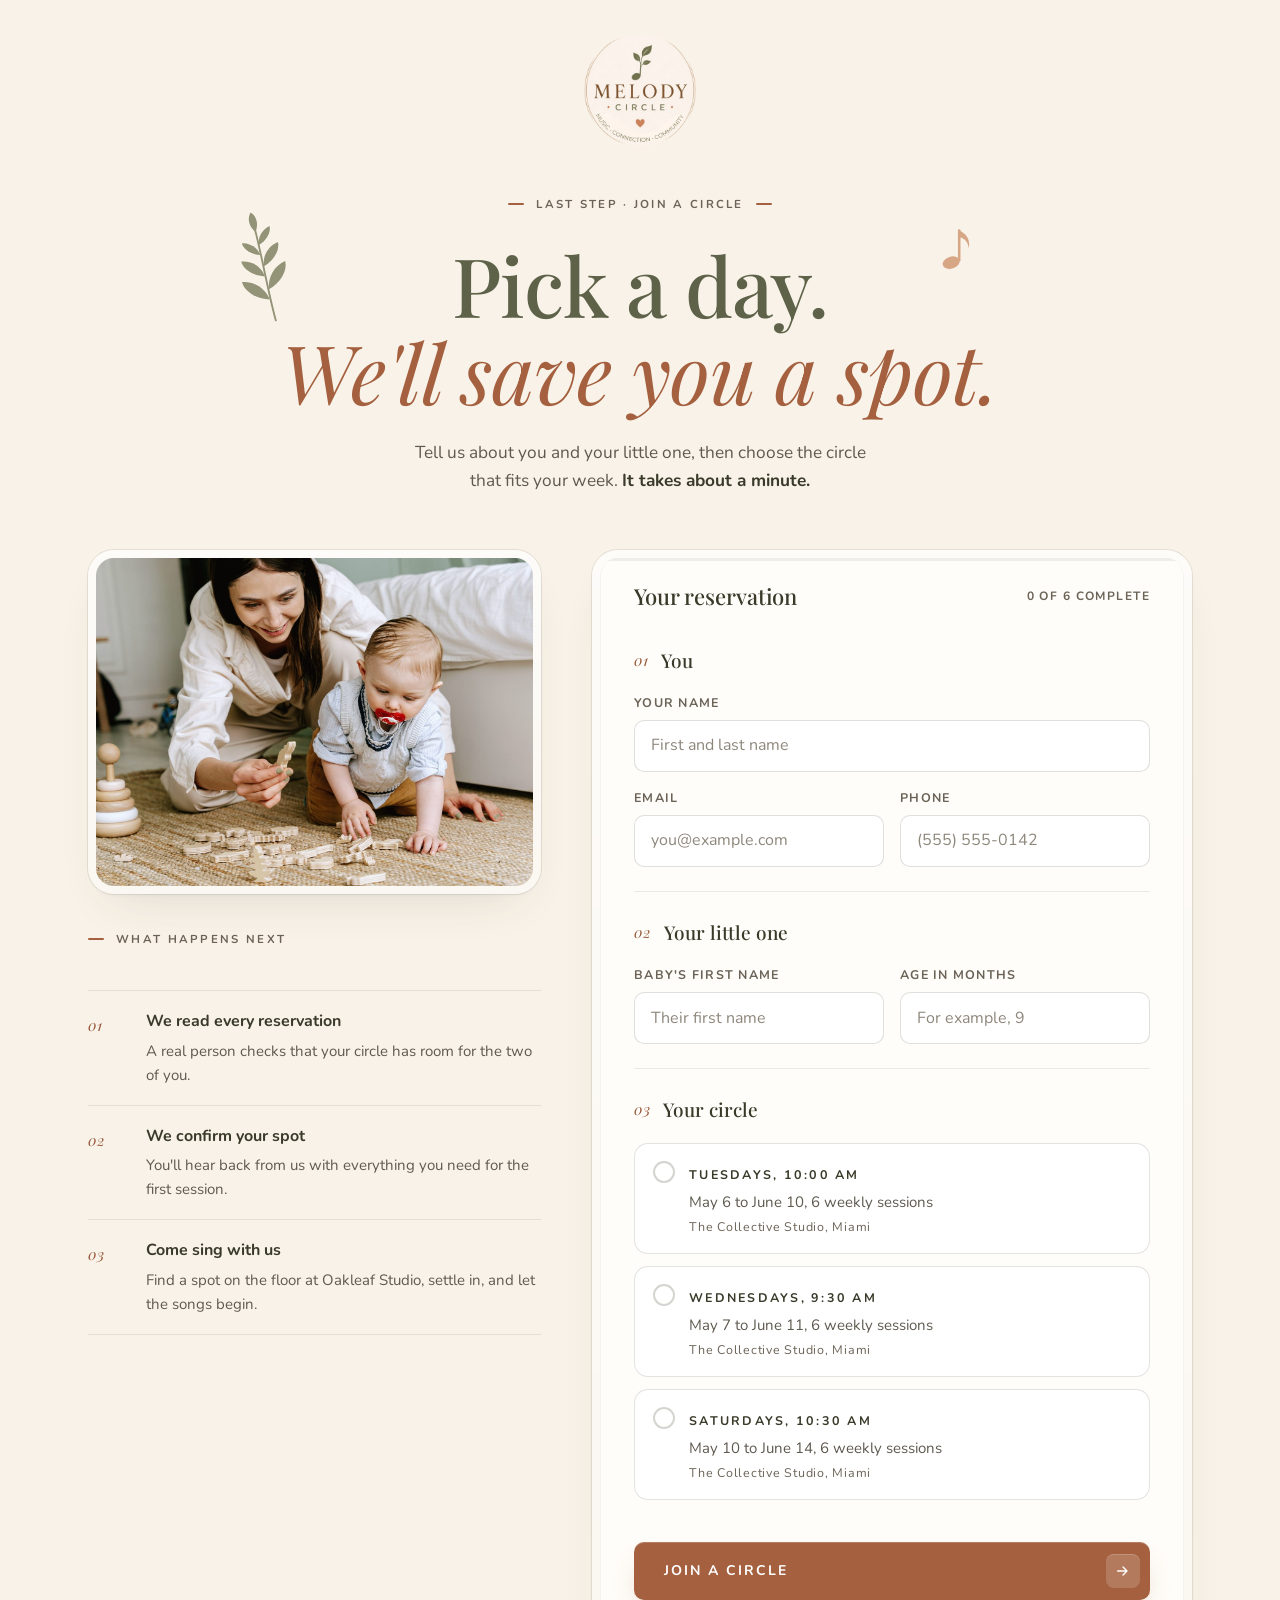
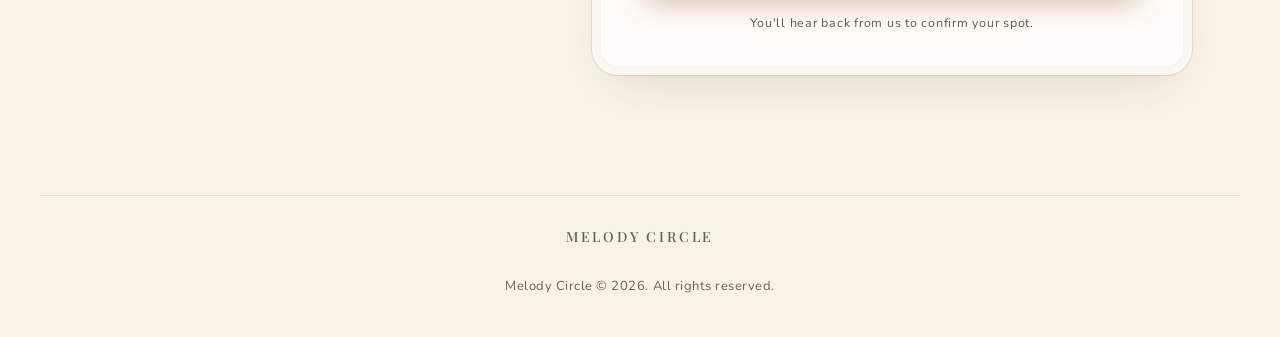
<file: reserve.html>
<!doctype html>
<html lang="en">
<head>
<meta charset="utf-8">
<script>/* Live site is GHL. Anyone landing on this GitHub preview goes to the hub; add ?preview to view it here. */if(!/[?&]preview/.test(location.search)&&!/localhost|127\.0\.0\.1|^file/.test(location.href))location.replace("https://hub.melodycirclemiami.com/"+location.hash);</script>
<meta name="viewport" content="width=device-width, initial-scale=1, viewport-fit=cover">
<title>Join a Circle · Melody Circle</title>
<meta name="description" content="Pick a day and reserve a spot for you and your little one in an upcoming Melody Circle at Oakleaf Studio.">
<meta name="robots" content="noindex">
<meta name="theme-color" content="#F8F2E8">
<link rel="icon" href="data:image/svg+xml,%3Csvg xmlns='http://www.w3.org/2000/svg' viewBox='0 0 32 30'%3E%3Cpath fill='%23D7A685' d='M16 29C6 21 0 15 0 9A8 8 0 0 1 16 6a8 8 0 0 1 16 3c0 6-6 12-16 20Z'/%3E%3C/svg%3E">
<link rel="preconnect" href="https://fonts.googleapis.com">
<link rel="preconnect" href="https://fonts.gstatic.com" crossorigin>
<link href="https://fonts.googleapis.com/css2?family=Playfair+Display:ital,wght@0,400;0,500;0,600;1,400;1,500&family=Nunito:wght@400;500;600;700&display=swap" rel="stylesheet">
<link rel="stylesheet" href="assets/melody.css">
</head>
<body>

<svg width="0" height="0" style="position:absolute" aria-hidden="true" focusable="false">
  <symbol id="mc-sprig" viewBox="0 0 100 140">
    <path class="stem" d="M50 138 C 49 100, 53 60, 52 12" fill="none" stroke="currentColor" stroke-width="2.2" stroke-linecap="round"/>
    <path class="leaf" style="--i:0" d="M49 112 C 34 108, 22 96, 22 84 C 36 86, 47 98, 49 112 Z" fill="currentColor"/>
    <path class="leaf" style="--i:1" d="M51 100 C 66 96, 78 84, 78 72 C 64 74, 53 86, 51 100 Z" fill="currentColor"/>
    <path class="leaf" style="--i:2" d="M50 84 C 37 80, 27 70, 27 60 C 40 62, 49 72, 50 84 Z" fill="currentColor"/>
    <path class="leaf" style="--i:3" d="M52 72 C 65 68, 75 58, 75 48 C 62 50, 53 60, 52 72 Z" fill="currentColor"/>
    <path class="leaf" style="--i:4" d="M51 58 C 41 55, 33 47, 33 39 C 43 41, 50 49, 51 58 Z" fill="currentColor"/>
    <path class="leaf" style="--i:5" d="M52 46 C 62 43, 70 35, 70 27 C 60 29, 53 37, 52 46 Z" fill="currentColor"/>
    <path class="leaf" style="--i:6" d="M52 30 C 46 22, 46 12, 52 6 C 58 12, 58 22, 52 30 Z" fill="currentColor"/>
  </symbol>
  <symbol id="mc-note" viewBox="0 0 40 56">
    <ellipse cx="14" cy="45" rx="11" ry="7.5" transform="rotate(-18 14 45)" fill="currentColor"/>
    <path d="M24 42 V5" fill="none" stroke="currentColor" stroke-width="3.2" stroke-linecap="round"/>
    <path d="M24 5 C 33 9, 38 16, 36 27 C 35 19, 31 15, 24 13 Z" fill="currentColor"/>
  </symbol>
  <symbol id="mc-heart" viewBox="0 0 32 30">
    <path d="M16 29 C 6 21, 0 15, 0 9 A 8 8 0 0 1 16 6 A 8 8 0 0 1 32 9 C 32 15, 26 21, 16 29 Z" fill="currentColor"/>
  </symbol>
  <symbol id="mc-roundel" viewBox="0 0 200 200"><image href="assets/logo-roundel.png" x="0" y="0" width="200" height="200"/></symbol>
<symbol id="mc-mark" viewBox="0 0 489 800"><image href="assets/logo-mark.png" x="0" y="0" width="489" height="800"/></symbol>
  <symbol id="ic-arrow" viewBox="0 0 24 24"><path d="M4 12h14M12 6l6 6-6 6"/></symbol>
  <symbol id="ic-check" viewBox="0 0 24 24"><path d="M5 12.5l4.5 4.5L19 7.5"/></symbol>
</svg>

<main class="rsv">
  <!-- logo plate only. no nav, no links: the form is the only way forward. -->
  <div class="col rsv-plate">
    <div class="roundel" role="img" aria-label="Melody Circle"><svg><use href="#mc-roundel"/></svg></div>
  </div>

  <header class="col rsv-head">
    <svg class="deco deco-sprig draw" viewBox="0 0 100 140" aria-hidden="true">
      <path class="stem" d="M50 138 C 49 100, 53 60, 52 12" fill="none" stroke="currentColor" stroke-width="2.2" stroke-linecap="round"/>
      <path class="leaf" style="--i:0" d="M49 112 C 34 108, 22 96, 22 84 C 36 86, 47 98, 49 112 Z" fill="currentColor"/>
      <path class="leaf" style="--i:1" d="M51 100 C 66 96, 78 84, 78 72 C 64 74, 53 86, 51 100 Z" fill="currentColor"/>
      <path class="leaf" style="--i:2" d="M50 84 C 37 80, 27 70, 27 60 C 40 62, 49 72, 50 84 Z" fill="currentColor"/>
      <path class="leaf" style="--i:3" d="M52 72 C 65 68, 75 58, 75 48 C 62 50, 53 60, 52 72 Z" fill="currentColor"/>
      <path class="leaf" style="--i:4" d="M51 58 C 41 55, 33 47, 33 39 C 43 41, 50 49, 51 58 Z" fill="currentColor"/>
      <path class="leaf" style="--i:5" d="M52 46 C 62 43, 70 35, 70 27 C 60 29, 53 37, 52 46 Z" fill="currentColor"/>
      <path class="leaf" style="--i:6" d="M52 30 C 46 22, 46 12, 52 6 C 58 12, 58 22, 52 30 Z" fill="currentColor"/>
    </svg>
    <svg class="deco deco-note fade-in" style="--i:2" aria-hidden="true"><use href="#mc-note"/></svg>
    <p class="eyebrow center fade-in" style="--i:0">Last step · Join a circle</p>
    <h1 class="h1 display">
      <span class="line" style="--i:1"><span>Pick a day.</span></span>
      <span class="line em" style="--i:2"><span>We'll save you a spot.</span></span>
    </h1>
    <p class="lead fade-in" style="--i:3">Tell us about you and your little one, then choose the circle that fits your week. <b>It takes about a minute.</b></p>
  </header>

  <div class="col rsv-grid">
    <aside class="rail">
      <div class="bezel img" data-reveal>
        <div class="core"><img src="assets/closing.jpg" width="1600" height="1067" alt="A mother reaching toward her crawling baby across a rug scattered with wooden blocks"></div>
      </div>
      <p class="eyebrow rail-eyebrow" data-reveal style="--i:1">What happens next</p>
      <ol class="steps" data-reveal style="--i:2">
        <li><span class="numeral">01</span><div><span class="t">We read every reservation</span><span class="d">A real person checks that your circle has room for the two of you.</span></div></li>
        <li><span class="numeral">02</span><div><span class="t">We confirm your spot</span><span class="d">You'll hear back from us with everything you need for the first session.</span></div></li>
        <li><span class="numeral">03</span><div><span class="t">Come sing with us</span><span class="d">Find a spot on the floor at Oakleaf Studio, settle in, and let the songs begin.</span></div></li>
      </ol>
    </aside>

    <div class="bezel form-card" data-reveal style="--i:1">
      <div class="core">
        <div class="progress" aria-hidden="true"><i></i></div>
        <div class="form-head">
          <h2 class="h3">Your reservation</h2>
          <span class="count" aria-live="polite">0 of 6 complete</span>
        </div>
        <form class="rsv" novalidate autocomplete="on">
          <fieldset>
            <legend><span class="numeral">01</span>You</legend>
            <div class="field" data-field="name">
              <label for="f-name">Your name</label>
              <input id="f-name" name="name" type="text" autocomplete="name" placeholder="First and last name" required>
              <span class="err" role="alert"></span>
            </div>
            <div class="grid2">
              <div class="field" data-field="email">
                <label for="f-email">Email</label>
                <input id="f-email" name="email" type="email" autocomplete="email" inputmode="email" placeholder="you@example.com" required>
                <span class="err" role="alert"></span>
              </div>
              <div class="field" data-field="phone">
                <label for="f-phone">Phone</label>
                <input id="f-phone" name="phone" type="tel" autocomplete="tel" inputmode="tel" placeholder="(555) 555-0142" required>
                <span class="err" role="alert"></span>
              </div>
            </div>
          </fieldset>

          <fieldset>
            <legend><span class="numeral">02</span>Your little one</legend>
            <div class="grid2">
              <div class="field" data-field="baby">
                <label for="f-baby">Baby's first name</label>
                <input id="f-baby" name="baby" type="text" autocomplete="off" placeholder="Their first name" required>
                <span class="err" role="alert"></span>
              </div>
              <div class="field" data-field="age">
                <label for="f-age">Age in months</label>
                <input id="f-age" name="age" type="text" inputmode="numeric" pattern="[0-9]*" placeholder="For example, 9" required>
                <span class="err" role="alert"></span>
                <span class="hint" aria-live="polite"></span>
              </div>
            </div>
          </fieldset>

          <fieldset>
            <legend><span class="numeral">03</span>Your circle</legend>
            <div class="field" data-field="circle">
              <div class="opts" id="circle-options" role="radiogroup" aria-label="Choose a circle"></div>
              <span class="err" role="alert"></span>
            </div>
          </fieldset>

          <div class="form-cta">
            <button class="btn lg" type="submit"><span>Join a Circle</span><span class="ico" aria-hidden="true"><svg><use href="#ic-arrow"/></svg></span></button>
            <p class="risk">You'll hear back from us to confirm your spot.</p>
            <p class="form-err" role="alert" hidden style="margin:14px 0 0; font-size:14px; color:#9A3A2E; text-align:center"></p>
          </div>
        </form>

        <div class="done" aria-live="polite">
          <div class="tick" aria-hidden="true"><svg><use href="#ic-check"/></svg></div>
          <h2 class="done-h">Welcome to the circle.</h2>
          <p class="p">We've got your reservation. Keep an eye on your inbox, that is where we'll confirm the details of your first session.</p>
          <div class="sum"></div>
        </div>
      </div>
    </div>
  </div>

  <footer class="col rsv-foot">
    <span class="brand">Melody Circle</span>
    Melody Circle © 2026. All rights reserved.
  </footer>
</main>

<script src="assets/circles.js"></script>
<script src="assets/melody.js"></script>
</body>
</html>
</file>
<file: assets/home.css>
/* =====================================================================
   MELODY CIRCLE - homepage stylesheet (v2, rebuilt to the mockup)
   Tokens pixel-sampled from the client mockup. Playfair Display + Nunito.
   Radius language: buttons 12px · prints 14px · cards 28px (soft).
   Hand-drawn marks live in the inline sprite; every one of them moves a little.
   ===================================================================== */

:root{
  --ground:#F8F1E7; --cream:#F6ECE0; --oat:#ECE0D0; --band:#DDD7C7; --band-deep:#CFC9B7; --hill:#E6E2D6;
  --sage:#939377; --sage-deep:#5E6249; --sage-soft:#CBCDB8;
  --peach:#D7A685; --peach-soft:#F0D3BF; --butter:#EED4A6;
  --clay:#A76345; --clay-deep:#955637; --tan:#C6935A;
  --ink:#3A3A2A; --body:#5F5A50; --muted:#6B6357;
  --hair:rgba(58,58,42,.10); --hair-strong:rgba(58,58,42,.16);

  --lit-ground:radial-gradient(120% 78% at 50% -12%, #FFFCF7 0%, #F9F3E9 40%, #F8F1E7 64%, #F2EADD 100%);
  --lit-cream:radial-gradient(118% 80% at 50% -14%, #FBF4EB 0%, #F7EDE1 42%, #F6ECE0 66%, #F0E4D5 100%);
  --lit-band:radial-gradient(124% 84% at 18% -10%, #E5E0D1 0%, #DFD9C9 46%, #DDD7C7 70%, #D6D0BF 100%);
  --lit-oat:radial-gradient(122% 80% at 50% -12%, #F2E8D9 0%, #EEE2D2 44%, #ECE0D0 70%, #E4D6C2 100%);

  --r-btn:12px; --r-print:14px; --r-card:28px; --bezel-pad:8px;
  --shadow-rest:0 22px 50px -24px rgba(58,58,42,.16), 0 2px 6px -2px rgba(58,58,42,.06);
  --shadow-lift:0 34px 80px -30px rgba(58,58,42,.22), 0 4px 10px -4px rgba(58,58,42,.08);
  --shadow-print:0 18px 40px -18px rgba(58,58,42,.28), 0 3px 8px -3px rgba(58,58,42,.10);
  --shadow-cta:0 16px 34px -12px rgba(215,166,133,.75), 0 3px 8px -4px rgba(167,99,69,.35);

  --display:'Playfair Display', 'Iowan Old Style', Georgia, serif;
  --sans:'Nunito', 'Avenir Next', 'Helvetica Neue', Arial, sans-serif;
  --ease:cubic-bezier(.32,.72,0,1); --ease-out:cubic-bezier(.16,1,.3,1); --ease-spring:cubic-bezier(.34,1.56,.64,1);
  --col:1200px; --gutter:clamp(20px, 4vw, 48px);
}

*,*::before,*::after{box-sizing:border-box}
html{scroll-behavior:smooth; -webkit-text-size-adjust:100%}
body{margin:0; background:var(--ground); color:var(--ink); font-family:var(--sans); font-size:17px; line-height:1.6; -webkit-font-smoothing:antialiased; -moz-osx-font-smoothing:grayscale; -webkit-tap-highlight-color:rgba(215,166,133,.25)}
img{display:block; max-width:100%; height:auto}
a{color:inherit; text-decoration:none}
button{font:inherit; color:inherit; background:none; border:0; padding:0; cursor:pointer}
h1,h2,h3,p,figure{margin:0}
ul{margin:0; padding:0; list-style:none}
:focus-visible{outline:2px solid var(--clay); outline-offset:3px; border-radius:6px}
section{scroll-margin-top:96px; position:relative}
.col{max-width:var(--col); margin:0 auto; padding-left:calc(var(--gutter) + env(safe-area-inset-left)); padding-right:calc(var(--gutter) + env(safe-area-inset-right)); position:relative}

/* ---------- type ---------- */
.display{font-family:var(--display); font-weight:500; letter-spacing:-.012em; line-height:1.06; color:var(--sage-deep)}
.h2{font-size:clamp(36px, 3.9vw, 56px); line-height:1.08; text-wrap:balance}
.h3{font-family:var(--display); font-weight:500; font-size:24px; line-height:1.25; color:var(--ink)}
.lead{font-size:clamp(17px, 1.35vw, 20px); line-height:1.6; color:var(--body)}
.lead b{font-weight:700; color:var(--ink)}
.p{color:var(--body)}
.eyebrow{display:inline-flex; align-items:center; gap:12px; font-size:11.5px; font-weight:700; letter-spacing:.2em; text-transform:uppercase; color:var(--muted)}
.eyebrow::before{content:""; width:16px; height:2px; border-radius:2px; background:var(--clay)}
.eyebrow.center{justify-content:center}
.eyebrow.center::after,.eyebrow.center::before{content:""; width:16px; height:2px; border-radius:2px; background:var(--clay); display:block}
.numeral{font-family:var(--display); font-style:italic; font-weight:400; font-size:15px; letter-spacing:.06em; color:var(--clay-deep)}
.tagline{display:inline-flex; align-items:center; gap:12px; font-size:14px; letter-spacing:.16em; color:var(--muted)}
.tagline i{width:6px; height:6px; border-radius:50%; background:var(--peach); display:inline-block}
.heart{display:inline-block; width:.42em; height:.4em; color:var(--peach); vertical-align:-.02em; margin-left:.22em}
.heart svg{width:100%; height:100%; display:block}

/* ---------- buttons ---------- */
.btn{position:relative; isolation:isolate; display:inline-flex; align-items:center; gap:14px; min-height:54px; padding:9px 9px 9px 26px; background:var(--clay); color:#fff; border-radius:var(--r-btn);
  font-family:var(--sans); font-weight:700; font-size:13.5px; letter-spacing:.14em; text-transform:uppercase; line-height:1; white-space:nowrap;
  box-shadow:var(--shadow-cta), inset 0 1px 0 rgba(255,255,255,.28), inset 0 -2px 0 rgba(0,0,0,.08);
  transition:transform .55s var(--ease), background-color .35s var(--ease), box-shadow .55s var(--ease)}
.btn .ico{width:36px; height:36px; border-radius:9px; display:grid; place-items:center; background:rgba(255,255,255,.18); box-shadow:inset 0 1px 0 rgba(255,255,255,.25); transition:transform .55s var(--ease), background-color .35s var(--ease)}
.btn .ico svg{width:16px; height:16px; stroke:#fff; fill:none; stroke-width:2; stroke-linecap:round; stroke-linejoin:round; transition:transform .55s var(--ease)}
.btn:active{transform:scale(.97)}
@media (hover:hover){
  .btn:hover{background:var(--clay-deep); transform:translateY(-2px); box-shadow:0 22px 40px -14px rgba(215,166,133,.9), 0 4px 10px -4px rgba(167,99,69,.4), inset 0 1px 0 rgba(255,255,255,.3)}
  .btn:hover .ico{background:rgba(255,255,255,.28); transform:translate(2px,-1px) scale(1.06)}
  .btn:hover .ico svg{transform:translateX(1px)}
}
.btn.lg{min-height:60px; padding:10px 10px 10px 30px; font-size:14px}
.btn.sm{min-height:44px; padding:6px 6px 6px 18px; font-size:12px; letter-spacing:.12em; gap:10px}
.btn.sm .ico{width:30px; height:30px; border-radius:8px}
.risk{margin-top:16px; font-size:12.5px; letter-spacing:.06em; color:var(--body); line-height:1.5}
.cta-row{display:flex; flex-direction:column; align-items:flex-start}
.cta-row.center{align-items:center; text-align:center}

/* ---------- surfaces ---------- */
.bezel{position:relative; padding:var(--bezel-pad); border-radius:var(--r-card); background:linear-gradient(180deg, rgba(255,255,255,.78), rgba(255,255,255,.46)); box-shadow:0 0 0 1px var(--hair), var(--shadow-rest)}
.bezel > .core{position:relative; overflow:hidden; border-radius:calc(var(--r-card) - var(--bezel-pad)); background:#FFFDF9; box-shadow:inset 0 1px 0 rgba(255,255,255,.9), inset 0 0 0 1px rgba(58,58,42,.05)}
.bezel.img > .core{background:var(--oat)}
.bezel.img img{width:100%; height:100%; object-fit:cover}
/* paper print: a photo with a white border, hand-cut corners, slight tilt */
.print{position:relative; background:#FFFDF9; padding:9px; border-radius:16px 13px 15px 12px / 13px 16px 12px 15px; box-shadow:0 0 0 1px rgba(58,58,42,.06), var(--shadow-print); rotate:var(--rot, 0deg); transition:rotate .8s var(--ease), box-shadow .8s var(--ease), translate .8s var(--ease)}
.print > .ph{overflow:hidden; border-radius:10px 8px 10px 7px / 8px 10px 7px 10px; background:var(--oat)}
.print img{width:100%; height:100%; object-fit:cover; transition:transform 1.2s var(--ease)}
@media (hover:hover){ .print:hover{rotate:0deg; translate:0 -6px; box-shadow:0 0 0 1px rgba(58,58,42,.06), var(--shadow-lift)} .print:hover img{transform:scale(1.04)} }

/* ---------- decorations ---------- */
.deco{position:absolute; pointer-events:none; display:block}
.deco svg{width:100%; height:100%; display:block; overflow:visible}
.float{animation:none}
@keyframes floaty{0%,100%{translate:0 0} 50%{translate:0 -8px}}
.float.soft{rotate:var(--r, 0deg)}
@keyframes floaty-soft{0%,100%{translate:0 0; rotate:var(--r, 0deg)} 50%{translate:0 -5px; rotate:calc(var(--r, 0deg) + 2.5deg)}}
.gl{transform-box:fill-box; transform-origin:50% 0%; animation:sway 4.6s ease-in-out 3; animation-delay:calc(var(--i, 0) * -.37s)}
@keyframes sway{0%,100%{transform:rotate(-4deg)} 50%{transform:rotate(4deg)}}
.c-sage{color:var(--sage)} .c-peach{color:var(--peach)} .c-tan{color:var(--tan)} .c-hill{color:var(--hill)}

/* ---------- reveal ---------- */
[data-reveal]{opacity:0; transform:translateY(26px); filter:blur(8px); transition:opacity .9s var(--ease-out), transform .9s var(--ease-out), filter .9s var(--ease-out); transition-delay:calc(var(--i,0) * 90ms)}
[data-reveal].is-in{opacity:1; transform:none; filter:blur(0)}
.line{display:block; overflow:hidden; padding-bottom:.24em; margin-bottom:-.24em}
.line > span{display:block; transform:translateY(112%); transition:transform 1.1s var(--ease-out); transition-delay:calc(var(--i,0) * 120ms + 120ms)}
html.fonts-in .line > span{transform:none}
.fade-in{opacity:0; transform:translateY(14px); filter:blur(6px); transition:opacity .9s var(--ease-out), transform .9s var(--ease-out), filter .9s var(--ease-out); transition-delay:calc(var(--i,0) * 110ms + 120ms)}
html.fonts-in .fade-in{opacity:1; transform:none; filter:blur(0)}
.draw .sp-stem{stroke-dasharray:220; stroke-dashoffset:220; transition:stroke-dashoffset 1.7s var(--ease-out) .45s}
.draw .sp-leaf{opacity:0; transform-box:fill-box; transform-origin:50% 100%; scale:.55; transition:opacity .5s var(--ease-out), scale .8s var(--ease-spring); transition-delay:calc(.75s + var(--i,0) * .1s)}
html.fonts-in .draw .sp-stem{stroke-dashoffset:0}
html.fonts-in .draw .sp-leaf{opacity:1; scale:1}

/* ---------- nav ---------- */
.nav{position:fixed; top:18px; left:0; right:0; z-index:40; padding:0 calc(var(--gutter) + env(safe-area-inset-right)) 0 calc(var(--gutter) + env(safe-area-inset-left)); pointer-events:none}
.nav-in{pointer-events:auto; position:relative; max-width:var(--col); margin:0 auto; height:66px; display:flex; align-items:center; justify-content:space-between; padding:0 12px 0 16px; border-radius:22px; background:rgba(248,241,231,.68);
  -webkit-backdrop-filter:blur(22px) saturate(1.6); backdrop-filter:blur(22px) saturate(1.6);
  box-shadow:0 0 0 1px rgba(58,58,42,.08), inset 0 1px 0 rgba(255,255,255,.7), 0 18px 44px -22px rgba(58,58,42,.22); transition:background-color .5s var(--ease), box-shadow .5s var(--ease)}
.nav.is-scrolled .nav-in{background:rgba(248,241,231,.88); box-shadow:0 0 0 1px rgba(58,58,42,.1), inset 0 1px 0 rgba(255,255,255,.8), 0 24px 54px -22px rgba(58,58,42,.3)}
.brand{display:inline-flex; align-items:center; gap:12px; min-height:44px; font-family:var(--display); font-weight:500; font-size:17px; letter-spacing:.2em; text-transform:uppercase; color:var(--sage-deep)}
.brand .mini{width:38px; height:38px; flex:none; filter:drop-shadow(0 4px 8px rgba(58,58,42,.12))}
.brand .mini svg{width:100%; height:100%; display:block}
.brand .mini.mark{width:26px; height:42px; filter:drop-shadow(0 3px 6px rgba(58,58,42,.14))}
.brand .mini.mark svg{width:100%; height:100%}
.nav-links{position:absolute; left:50%; top:50%; transform:translate(-50%,-50%); display:flex; gap:34px}
.nav-links a{font-size:12px; font-weight:700; letter-spacing:.18em; text-transform:uppercase; color:var(--body); display:inline-flex; align-items:center; min-height:44px; position:relative}
.nav-links a::after{content:""; position:absolute; left:0; right:0; bottom:8px; height:2px; border-radius:2px; background:var(--peach); transform:scaleX(0); transform-origin:left; transition:transform .5s var(--ease)}
@media (hover:hover){ .nav-links a:hover::after{transform:scaleX(1)} }
.burger{display:none; width:44px; height:44px; border-radius:12px; position:relative}
.burger i{position:absolute; left:12px; right:12px; height:2px; background:var(--ink); border-radius:2px; transition:transform .5s var(--ease); top:50%}
.burger i:nth-child(1){transform:translateY(-6px)} .burger i:nth-child(2){transform:translateY(5px)}
body.menu-open .burger i:nth-child(1){transform:rotate(45deg)} body.menu-open .burger i:nth-child(2){transform:rotate(-45deg)}
.menu{position:fixed; inset:0; z-index:39; display:none; align-items:center; justify-content:center; padding:24px; background:rgba(248,241,231,.92); -webkit-backdrop-filter:blur(30px) saturate(1.4); backdrop-filter:blur(30px) saturate(1.4); opacity:0; transition:opacity .5s var(--ease)}
.menu.is-open{display:flex; opacity:1}
.menu ul{text-align:center}
.menu li{margin:6px 0; opacity:0; transform:translateY(24px); transition:opacity .6s var(--ease-out), transform .7s var(--ease-out); transition-delay:calc(var(--i,0) * 70ms + 80ms)}
.menu.is-open li{opacity:1; transform:none}
.menu a:not(.btn){font-family:var(--display); font-size:36px; color:var(--sage-deep); display:inline-flex; min-height:56px; align-items:center}
.menu .btn{margin-top:18px}

/* ---------- hero ---------- */
.hero{position:relative; overflow:hidden; background:var(--lit-ground); padding:150px 0 96px; z-index:1}
.hero::after{content:""; position:absolute; right:-6%; top:-18%; width:46%; height:58%; background:radial-gradient(closest-side, rgba(215,166,133,.2), rgba(215,166,133,0)); pointer-events:none}
.hill{position:absolute; left:0; right:0; bottom:-2px; height:min(320px, 26vw); color:var(--hill); z-index:0}
.hill svg{width:100%; height:100%; display:block}
.hero .wave{position:absolute; left:0; right:0; bottom:-1px; width:100%; height:74px; z-index:2; color:var(--cream); pointer-events:none}
.hero-grid{position:relative; z-index:1; display:grid; grid-template-columns:minmax(0,.86fr) minmax(0,1.14fr); gap:40px; align-items:center}
.hero-copy{position:relative; container-type:inline-size; padding:12px 0 40px}
.h1{font-size:min(150px, 29.4cqw); line-height:.94; letter-spacing:-.02em; color:var(--sage-deep); position:relative; margin:0 0 22px}
.hero .tagline{margin-bottom:26px}
.hero .lead{max-width:30ch; margin-bottom:34px; font-size:clamp(17px, 1.3vw, 19px)}
.d-hero-sprig{left:-112px; top:4px; width:88px; height:132px; color:var(--sage)}
.d-hero-mark{left:-124px; top:-6px; width:96px; height:158px; opacity:0; scale:.7; transform-origin:50% 100%; transition:opacity .9s var(--ease-out) .5s, scale 1.2s var(--ease-spring) .5s}
html.fonts-in .d-hero-mark{opacity:1; scale:1}
.sr-only{position:absolute; width:1px; height:1px; overflow:hidden; clip:rect(0 0 0 0); white-space:nowrap}
.d-hero-note{right:-6px; top:-52px; width:34px; height:48px; color:var(--peach); rotate:8deg}
.d-hero-flourish{left:0; bottom:-46px; width:64px; height:32px; color:var(--peach)}
.hero-fig{position:relative; z-index:1; margin-right:calc(-1 * var(--gutter))}
.hero-fig .bezel{border-radius:34px}
.hero-fig .core{aspect-ratio:1/1; border-radius:26px}
.hero-fig img{object-position:60% 50%; transform:scale(1.06); filter:blur(6px); opacity:0; transition:transform 1.6s var(--ease-out) .25s, filter 1.2s var(--ease-out) .25s, opacity 1s var(--ease-out) .25s}
html.fonts-in .hero-fig img{transform:scale(1); filter:blur(0); opacity:1}
.garland{position:absolute; left:-4%; right:-2%; top:-38px; height:150px; z-index:3; pointer-events:none; opacity:0; transition:opacity .9s var(--ease-out) .7s}
html.fonts-in .garland{opacity:1}
.garland svg{width:100%; height:100%; display:block; overflow:visible; filter:drop-shadow(0 6px 10px rgba(58,58,42,.16))}
.sticker{position:absolute; left:-34px; bottom:-26px; width:150px; height:150px; z-index:4; rotate:-8deg; scale:.6; opacity:0; filter:drop-shadow(0 18px 30px rgba(58,58,42,.22)); transition:scale 1.1s var(--ease-spring) .9s, opacity .6s var(--ease-out) .9s}
html.fonts-in .sticker{scale:1; opacity:1}
.sticker svg{width:100%; height:100%; display:block}

/* ---------- about ---------- */
.about{background:var(--lit-cream); padding:110px 0 116px}
.about .col{text-align:center; container-type:inline-size}
.about .h2{margin:0 auto 26px; font-size:min(clamp(38px, 4vw, 60px), 8.4cqw)}
.about .h2 .br{display:block}
.about .p{max-width:58ch; margin:0 auto}
.pull{font-family:var(--display); font-style:italic; font-weight:400; font-size:clamp(20px, 1.7vw, 24px); color:var(--clay-deep); margin:22px auto 0; max-width:46ch; line-height:1.35}
.d-about-note-l{left:4%; top:150px; width:44px; height:62px; color:var(--sage); rotate:-10deg}
.d-about-note-r{right:6%; top:120px; width:28px; height:40px; color:var(--peach); rotate:12deg}
.d-about-sprig{right:2.5%; top:230px; width:96px; height:140px; color:var(--sage); rotate:22deg}
.beats-head{margin:88px 0 40px}
.beats{position:relative; display:grid; grid-template-columns:repeat(3, minmax(0,1fr)); text-align:center; max-width:1000px; margin:0 auto}
.beat{position:relative; padding:14px 32px 8px}
.beat + .beat::before{content:""; position:absolute; left:0; top:12%; bottom:6%; width:1px; background:var(--hair-strong)}
.beat .numeral{display:block; margin-bottom:18px}
.orb{width:92px; height:92px; border-radius:50%; margin:0 auto 22px; display:grid; place-items:center; box-shadow:0 0 0 5px #FFFDF9, 0 0 0 6px var(--hair), inset 0 2px 0 rgba(255,255,255,.35), 0 20px 34px -16px rgba(58,58,42,.35); transition:transform .7s var(--ease-spring)}
.orb svg{width:40px; height:40px; fill:none; stroke:#FFFDF9; stroke-width:1.8; stroke-linecap:round; stroke-linejoin:round; transition:transform .6s var(--ease-spring)}
.orb.sage{background:linear-gradient(160deg, #A6A68C, #8E8E72)} .orb.peach{background:linear-gradient(160deg, #EAAE8F, #D69A78)} .orb.tan{background:linear-gradient(160deg, #DAAE79, #C08C52)}
@media (hover:hover){ .beat:hover .orb{transform:translateY(-6px) rotate(-6deg)} .beat:hover .orb svg{transform:scale(1.12)} }
.beat .h3{margin-bottom:10px}
.beat .p{font-size:15.5px; max-width:24ch; margin:0 auto}
.d-beat-fl{left:-40px; bottom:20px; width:62px; height:92px}
.d-beat-fr{right:-46px; top:-10px; width:66px; height:98px; rotate:14deg}

/* ---------- photo strip ---------- */
.strip{position:relative; padding:24px 0 0; background:transparent; z-index:2; margin-bottom:-56px}
.strip-grid{display:grid; grid-template-columns:.9fr 1fr 1.34fr 1fr; gap:26px; align-items:center}
.snap.p .ph{aspect-ratio:3/4} .snap.l .ph{aspect-ratio:4/3} .snap.s .ph{aspect-ratio:1/1}

/* ---------- band ---------- */
.band{position:relative; background:var(--lit-band); padding:150px 0 128px; margin:0 0 76px}
.torn{position:absolute; left:0; right:0; width:100%; height:64px; display:block; pointer-events:none}
.torn.top{top:-58px} .torn.bottom{bottom:-58px; transform:scaleY(-1)}
.torn svg{width:100%; height:100%; display:block}
.band-grid{display:grid; grid-template-columns:minmax(0,.9fr) 1px minmax(0,1.6fr); gap:clamp(28px, 4vw, 64px); align-items:center; --muted:#5A5348}
.band-rule{background:var(--hair-strong); height:100%; min-height:170px}
.band .h2{font-size:clamp(34px, 3.2vw, 46px); max-width:12ch; color:var(--sage-deep)}
.band .age{margin-top:18px; font-size:12.5px; font-weight:700; letter-spacing:.2em; text-transform:uppercase; color:var(--muted)}
.expect{display:grid; grid-template-columns:repeat(5, minmax(0,1fr)); gap:18px; margin-top:32px; text-align:center}
.expect .ic{width:70px; height:70px; margin:0 auto 12px; display:grid; place-items:center; border-radius:20px; background:rgba(255,253,249,.62); box-shadow:inset 0 1px 0 rgba(255,255,255,.95), 0 0 0 1px rgba(58,58,42,.06), 0 10px 22px -14px rgba(58,58,42,.3); transition:transform .7s var(--ease-spring), background-color .5s var(--ease)}
.expect .ic svg{width:36px; height:36px; fill:none; stroke:var(--sage-deep); stroke-width:1.6; stroke-linecap:round; stroke-linejoin:round; overflow:visible}
.expect span{display:block; font-size:14px; letter-spacing:.06em; color:var(--ink); font-weight:600}
@media (hover:hover){
  .expect li:hover .ic{transform:translateY(-5px); background:rgba(255,253,249,.9)}
  .expect li.i-note:hover .ic svg{animation:bounce .7s var(--ease-spring)}
  .expect li.i-scarf:hover .ic svg{animation:wave 1s ease-in-out}
  .expect li.i-shaker:hover .ic svg{animation:shake .7s ease-in-out; transform-origin:70% 70%}
  .expect li.i-leaf:hover .ic svg{animation:swayleaf 1.1s ease-in-out; transform-origin:20% 80%}
  .expect li.i-heart:hover .ic svg{animation:beat .9s ease-in-out}
}
@keyframes bounce{0%{transform:translateY(0)} 35%{transform:translateY(-9px) rotate(-6deg)} 70%{transform:translateY(2px)} 100%{transform:translateY(0)}}
@keyframes wave{0%,100%{transform:translateX(0)} 25%{transform:translateX(4px) skewX(-6deg)} 75%{transform:translateX(-4px) skewX(6deg)}}
@keyframes shake{0%,100%{transform:rotate(0)} 20%{transform:rotate(-14deg)} 40%{transform:rotate(12deg)} 60%{transform:rotate(-9deg)} 80%{transform:rotate(6deg)}}
@keyframes swayleaf{0%,100%{transform:rotate(0)} 30%{transform:rotate(8deg)} 70%{transform:rotate(-6deg)}}
@keyframes beat{0%,100%{transform:scale(1)} 25%{transform:scale(1.18)} 45%{transform:scale(1)} 65%{transform:scale(1.12)}}
.d-band-note{right:4%; top:40px; width:40px; height:56px; color:var(--peach); rotate:10deg}
.d-band-flowers{left:1.5%; bottom:30px; width:70px; height:104px; rotate:-8deg}

/* ---------- schedule ---------- */
.schedule{padding:20px 0 110px; background:var(--lit-ground)}
.sched-head{text-align:center; margin-bottom:44px}
.sched-head .h2{display:inline-flex; align-items:baseline; gap:14px}
.sched-head .h2 .flourish{width:48px; height:26px; color:var(--sage); align-self:center}
.rows{max-width:1040px; margin:0 auto; position:relative}
.row{display:grid; grid-template-columns:150px 120px 1fr 1fr auto; align-items:center; gap:18px; padding:22px 8px; border-bottom:1px solid var(--hair-strong)}
.row:first-child{border-top:1px solid var(--hair-strong)}
.row .day{font-size:12.5px; font-weight:700; letter-spacing:.2em; text-transform:uppercase; color:var(--ink)}
.row .time{font-size:15px; color:var(--body); font-weight:600}
.row .dates{font-size:15.5px; color:var(--body)}
.row .dates small{display:block; font-size:12px; letter-spacing:.08em; color:var(--muted); margin-top:2px}
.row .venue{font-size:15.5px; color:var(--body); position:relative; padding-left:18px}
.row .venue::before{content:""; position:absolute; left:0; top:6px; bottom:6px; width:1px; background:var(--hair-strong)}
.row .full{display:inline-flex; align-items:center; min-height:44px; padding:0 18px; border-radius:var(--r-btn); border:1px solid var(--hair-strong); font-size:12px; font-weight:700; letter-spacing:.14em; text-transform:uppercase; color:var(--muted)}
.sched-note{text-align:center; margin-top:28px; font-size:13px; letter-spacing:.06em; color:var(--muted)}
.d-sched-fl{right:1%; top:-70px; width:64px; height:96px; rotate:12deg}
.d-sched-note{left:2%; top:-10px; width:30px; height:42px; color:var(--sage); rotate:-12deg}

/* ---------- fit ---------- */
.fit{padding:20px 0 110px; background:var(--lit-ground)}
.fit-head{text-align:center; margin-bottom:44px}
.fit-grid{display:grid; grid-template-columns:minmax(0,1fr) 1px minmax(0,1fr); gap:clamp(28px, 4vw, 72px); max-width:1000px; margin:0 auto}
.fit-rule{background:var(--hair-strong)}
.fit-col .h3{margin-bottom:22px; display:flex; align-items:center; gap:12px}
.fit-col .h3 svg{width:22px; height:22px; flex:none}
.fit-col li{position:relative; padding:14px 0 14px 34px; color:var(--body); border-top:1px solid var(--hair)}
.fit-col li::before{content:""; position:absolute; left:0; top:22px; width:18px; height:18px; border-radius:50%; background:var(--peach-soft)}
.fit-col li::after{content:""; position:absolute; left:6px; top:29px; width:6px; height:3px; border-left:2px solid var(--clay-deep); border-bottom:2px solid var(--clay-deep); transform:rotate(-45deg)}
.fit-col.no li::before{background:var(--sage-soft)}
.fit-col.no li::after{left:5px; top:30px; width:8px; height:0; border:0; border-top:2px solid var(--sage-deep); transform:none}

/* ---------- faq ---------- */
.faq{padding:120px 0 120px; background:var(--lit-cream)}
.faq .wave{position:absolute; left:0; right:0; top:-72px; width:100%; height:74px; color:var(--cream); pointer-events:none}
.faq-head{text-align:center; margin-bottom:40px}
.faq .bezel{max-width:820px; margin:0 auto}
.faq .core{padding:8px 32px}
.faq-item{border-bottom:1px solid var(--hair)} .faq-item:last-child{border-bottom:0}
.faq-q{width:100%; display:flex; align-items:center; justify-content:space-between; gap:20px; text-align:left; padding:22px 0; font-family:var(--display); font-weight:500; font-size:20px; line-height:1.3; color:var(--ink)}
.faq-q .pm{position:relative; flex:none; width:32px; height:32px; border-radius:50%; display:grid; place-items:center; background:var(--peach-soft); transition:transform .6s var(--ease), background-color .4s var(--ease)}
.faq-q .pm::before,.faq-q .pm::after{content:""; position:absolute; width:12px; height:2px; background:var(--clay-deep); border-radius:2px; transition:transform .5s var(--ease)}
.faq-q .pm::after{transform:rotate(90deg)}
.faq-item.is-open .faq-q .pm::after{transform:rotate(0deg)} .faq-item.is-open .faq-q .pm{background:var(--peach)}
.faq-a{display:grid; grid-template-rows:0fr; transition:grid-template-rows .6s var(--ease)} .faq-a > div{overflow:hidden}
.faq-a p{padding:0 44px 24px 0; color:var(--body); font-size:16px}
.faq-item.is-open .faq-a{grid-template-rows:1fr}
.d-faq-fl{right:3%; top:90px; width:64px; height:96px; rotate:10deg}

/* ---------- closing ---------- */
.close{position:relative; background:var(--lit-oat); padding:170px 0 0; margin-top:76px; overflow:hidden}
.close .torn.top{top:-58px}
.close .hill{height:min(300px, 24vw); bottom:0; color:#DCCFB8; opacity:.75; z-index:0}
.close-in{position:static; text-align:center; padding-bottom:120px; max-width:760px; z-index:1}
.close .h2{font-size:clamp(42px, 5vw, 66px); margin-bottom:36px}
.d-close-branch-l{left:-30px; bottom:120px; width:240px; height:330px; rotate:-16deg; z-index:0}
.d-close-branch-r{right:-40px; top:30px; width:180px; height:250px; rotate:150deg; z-index:0}
.d-close-fl{left:16%; top:90px; width:60px; height:90px; rotate:-10deg}
.close-shot{position:absolute; right:4%; bottom:120px; width:min(260px, 18vw); z-index:1; --rot:5deg}
.close-shot .ph{aspect-ratio:2/3}
.foot{position:relative; z-index:1; border-top:1px solid rgba(58,58,42,.14); padding:30px 0 34px; display:flex; align-items:center; justify-content:space-between; gap:24px; font-size:13px; color:var(--body); letter-spacing:.04em}
.foot-brand{display:flex; align-items:center; gap:16px}
.foot .roundel{width:58px; height:58px; flex:none} .foot .roundel svg{width:100%; height:100%; display:block}
.foot .brand{display:block; font-size:15px; color:var(--ink); min-height:0; letter-spacing:.18em; margin-bottom:2px}
.foot .tagline{font-size:12px; color:var(--body)}

/* ---------- reduced motion ---------- */
@media (prefers-reduced-motion:reduce){
  html{scroll-behavior:auto}
  [data-reveal],.fade-in,.line > span,.hero-fig img,.sticker,.garland,.draw .sp-stem,.draw .sp-leaf{transition:none !important; opacity:1 !important; transform:none !important; filter:none !important; stroke-dashoffset:0 !important; scale:1 !important}
  .float,.gl,.expect .ic svg{animation:none !important}
  .btn,.orb,.print,.faq-a,.menu li,.nav-in{transition:none !important}
}

/* ---------- responsive ---------- */
@media (min-width:1700px){
  :root{--col:1360px}
  body{font-size:18px}
  .h1{font-size:min(172px, 29.4cqw)}
  .hero{padding:170px 0 110px}
  .sticker{width:176px; height:176px}
  .about .h2{font-size:min(66px, 8.4cqw)}
}
@media (max-width:1180px){
  .d-hero-sprig{left:-68px; width:64px; height:96px}
  .d-hero-mark{left:-92px; width:72px; height:118px}
  .d-about-sprig,.d-sched-fl,.d-sched-note,.d-beat-fl,.d-beat-fr{display:none}
}
@media (max-width:1040px){
  .hero-grid{grid-template-columns:minmax(0,1fr) minmax(0,1fr); gap:32px}
  .hero-fig .core{aspect-ratio:5/4}
  .d-hero-sprig,.d-hero-mark{display:none}
  .row{grid-template-columns:130px 100px 1fr 1fr auto; gap:14px}
  .d-close-branch-r{width:130px; height:180px; right:-30px}
}
@media (max-width:900px){
  .nav-links,.nav-cta{display:none} .burger{display:block}
  .nav-in{padding:0 8px 0 12px; height:60px}
  .brand{font-size:15px; letter-spacing:.16em} .brand .mini{width:34px; height:34px}
  .brand .mini.mark{width:22px; height:36px}
  .hero{padding:126px 0 90px}
  .hero-grid{grid-template-columns:minmax(0,1fr); gap:40px}
  .hero-copy{padding:0}
  .h1{font-size:min(126px, 29.4cqw)}
  .hero .lead{max-width:40ch}
  .hero-fig{margin-right:0}
  .hero-fig .core{aspect-ratio:5/4}
  .d-hero-flourish{display:none}
  .garland{top:-30px; height:120px}
  .sticker{width:120px; height:120px; left:-12px; bottom:-18px}
  .hill{height:34vw}
  .beats{grid-template-columns:minmax(0,1fr); gap:10px; max-width:520px}
  .beat{display:grid; grid-template-columns:82px 1fr; gap:6px 22px; text-align:left; padding:22px 0; align-items:center; border-top:1px solid var(--hair)}
  .beat + .beat::before{display:none}
  .beat .numeral{grid-column:2; margin-bottom:2px}
  .beat .orb{grid-row:1 / span 3; margin:0; width:82px; height:82px}
  .beat .h3{grid-column:2; margin-bottom:4px}
  .beat .p{grid-column:2; margin:0; max-width:none}
  .band{padding:120px 0 110px}
  .band-grid{grid-template-columns:minmax(0,1fr); gap:34px}
  .band-rule{display:none}
  .band .h2{max-width:none}
  .expect{grid-template-columns:repeat(3, minmax(0,1fr)); gap:16px 10px}
  .d-band-flowers{display:none}
  .fit-grid{grid-template-columns:minmax(0,1fr); gap:34px} .fit-rule{display:none}
  .row{grid-template-columns:minmax(0,1fr); grid-template-areas:"day" "time" "dates" "venue" "btn"; gap:4px; padding:22px 4px}
  .row .day{grid-area:day} .row .time{grid-area:time} .row .dates{grid-area:dates}
  .row .venue{grid-area:venue; padding-left:0} .row .venue::before{display:none}
  .row .act{grid-area:btn; margin-top:14px} .row .act .btn{width:100%; justify-content:space-between}
  .close{padding-top:150px}
  .close-shot{position:relative; right:auto; bottom:auto; width:min(250px, 58vw); margin:44px auto 0; --rot:-3deg}
  .d-close-branch-l{width:150px; height:210px; left:-40px; bottom:auto; top:-10px}
  .d-close-branch-r{display:none}
  .foot{flex-direction:column; align-items:flex-start; gap:14px}
}
@media (max-width:640px){
  :root{--gutter:20px}
  body{font-size:16px}
  .hero{padding:112px 0 84px}
  .h1{font-size:min(112px, 29.4cqw)}
  .hero .tagline{font-size:12.5px; gap:9px; margin-bottom:20px}
  .btn.lg{min-height:56px; padding:9px 9px 9px 24px; font-size:13px}
  .d-hero-note{right:2px; top:-22px; width:28px; height:40px}
  .garland{top:-24px; height:96px; left:-3%; right:-1%}
  .hero-fig .core{aspect-ratio:1/1}
  .about{padding:88px 0 96px}
  .about .h2{font-size:min(38px, 8.4cqw)}
  .beats-head{margin:64px 0 28px}
  .d-about-note-l,.d-about-note-r{display:none}
  .strip{padding-top:16px; margin-bottom:-40px}
  .strip-grid{grid-template-columns:repeat(2, minmax(0,1fr)); gap:14px}
  .print{padding:6px}
  .snap.p .ph,.snap.l .ph,.snap.s .ph{aspect-ratio:1/1}
  .band{padding:104px 0 96px; margin-bottom:56px}
  .torn{height:44px} .torn.top{top:-40px} .torn.bottom{bottom:-40px}
  .expect{grid-template-columns:repeat(5, minmax(0,1fr)); gap:6px}
  .expect .ic{width:50px; height:50px; border-radius:15px; margin-bottom:8px} .expect .ic svg{width:27px; height:27px}
  .expect span{font-size:11.5px; letter-spacing:.02em}
  .d-band-note{width:30px; height:42px; top:26px}
  .schedule{padding:0 0 88px}
  .fit{padding-bottom:88px}
  .faq{padding:96px 0}
  .faq .core{padding:4px 20px} .faq-q{font-size:18px; padding:18px 0} .faq-a p{padding-right:20px}
  .d-faq-fl{display:none}
  .close{padding-top:140px} .close-in{padding-bottom:80px}
  .d-close-branch-l{width:120px; height:170px; left:-46px; top:-30px; opacity:.7}
  .d-close-fl{display:none}
}
@media (max-width:380px){
  .h1{font-size:min(96px, 29.4cqw)}
  .btn.lg{font-size:12px; letter-spacing:.1em; padding-left:18px}
  .nav-in{padding:0 6px 0 10px} .brand{font-size:13.5px; letter-spacing:.12em}
}
</file>
<file: assets/hub.css>
/* =====================================================================
   MELODY CIRCLE - hub stylesheet. Loads after home.css (tokens, nav,
   buttons, decorations, reveal, footer come from there).
   ===================================================================== */

/* ---------- ghost button ---------- */
.btn.ghost{background:transparent; color:var(--sage-deep); box-shadow:inset 0 0 0 1.5px rgba(94,98,73,.35); padding-right:26px}
@media (hover:hover){ .btn.ghost:hover{background:rgba(94,98,73,.08); color:var(--sage-deep); box-shadow:inset 0 0 0 1.5px rgba(94,98,73,.5); transform:translateY(-2px)} }
.btn .price{font-weight:600; letter-spacing:.06em; text-transform:none; opacity:.85; margin-left:-4px}
.pill{display:inline-flex; align-items:center; min-height:44px; padding:0 18px; border-radius:var(--r-btn); border:1px solid rgba(58,58,42,.16); font-size:12px; font-weight:700; letter-spacing:.14em; text-transform:uppercase; color:var(--muted); background:rgba(255,253,249,.5)}

/* ---------- hero ---------- */
.hub-hero{position:relative; overflow:hidden; background:var(--lit-ground); padding:140px 0 96px; z-index:1}
.hub-hero .hill{height:min(280px, 22vw)}
.hub-hero .wave{position:absolute; left:0; right:0; bottom:-1px; width:100%; height:74px; z-index:2; color:var(--cream); pointer-events:none}
.hub-grid{position:relative; z-index:1; display:grid; grid-template-columns:minmax(0,.94fr) minmax(0,1.06fr); gap:clamp(32px, 4vw, 60px); align-items:center}
.hub-copy{position:relative; container-type:inline-size; padding:8px 0 24px}
.hub-copy .eyebrow{margin-bottom:22px}
.hub-h1{font-size:min(118px, 21.6cqw); line-height:.96; letter-spacing:-.02em; margin:0 0 26px; position:relative}
.hub-h1 .em{display:block; padding-bottom:.08em}
.hub-copy .lead{max-width:34ch; margin-bottom:32px}
.cta-pair{display:flex; flex-wrap:wrap; gap:12px 14px; align-items:center; margin-bottom:34px}
.d-hub-sprig{left:-110px; top:0; width:86px; height:130px; color:var(--sage)}
.d-hub-note{right:6%; top:-56px; width:32px; height:46px; color:var(--peach); rotate:8deg}
.nextup{border-top:1px solid var(--hair-strong)}
.nextup a,.nextup .nu{display:grid; grid-template-columns:74px 1fr auto; gap:18px; align-items:center; padding:16px 4px; border-bottom:1px solid var(--hair-strong); transition:background-color .4s var(--ease)}
@media (hover:hover){ .nextup a:hover{background:rgba(255,253,249,.5)} }
.chip{width:74px; text-align:center; border-radius:12px; background:#FFFDF9; box-shadow:0 0 0 1px var(--hair), 0 8px 18px -12px rgba(58,58,42,.35); padding:8px 0 7px}
.chip b{display:block; font-family:var(--display); font-weight:500; font-size:36px; line-height:1; color:var(--clay-deep)}
.chip small{display:block; font-size:10.5px; font-weight:700; letter-spacing:.2em; text-transform:uppercase; color:var(--muted); margin-top:4px}
.nextup .t{display:block; font-weight:700; color:var(--ink); font-size:16px}
.nextup .d{display:block; font-size:13.5px; color:var(--body); margin-top:2px}
.nextup .d b,.ev-chip .d b{color:var(--ink); font-weight:700}
.nextup .go{width:36px; height:36px; border-radius:10px; display:grid; place-items:center; background:var(--peach-soft); color:var(--clay-deep); transition:transform .5s var(--ease)}
.nextup .go svg{width:16px; height:16px; stroke:currentColor; fill:none; stroke-width:2; stroke-linecap:round; stroke-linejoin:round}
@media (hover:hover){ .nextup a:hover .go{transform:translateX(3px)} }
.nextup .closed{font-size:11.5px; font-weight:700; letter-spacing:.14em; text-transform:uppercase; color:var(--muted)}

/* stage panel */
.stage{position:relative; border-radius:34px; padding:8px; background:linear-gradient(180deg, rgba(255,255,255,.7), rgba(255,255,255,.4)); box-shadow:0 0 0 1px var(--hair), var(--shadow-rest)}
.stage-in{position:relative; overflow:hidden; border-radius:26px; min-height:560px; background:radial-gradient(120% 90% at 30% 0%, #7C7D62 0%, #6C6D52 40%, #5E5F44 78%, #53543C 100%); display:grid; place-items:center; text-align:center; padding:60px 30px; color:#FFFDF9}
.rings{position:absolute; inset:0; pointer-events:none}
.rings svg{width:100%; height:100%; display:block}
.rings circle{fill:none; stroke:#FFFDF9; stroke-width:1.2; opacity:.22}
.stage-body{position:relative; width:100%; display:flex; flex-direction:column; align-items:center}
.melody{width:100%; max-width:640px; height:auto; display:block; overflow:visible}
.melody .rd{filter:drop-shadow(0 22px 34px rgba(58,58,42,.35)); opacity:0; transform-box:fill-box; transform-origin:50% 50%; scale:.8; transition:opacity .9s var(--ease-out) .5s, scale 1.2s var(--ease-spring) .5s}
.melody .staff{fill:none; stroke:#FFFDF9; stroke-width:2.2; stroke-linecap:round; opacity:.85; stroke-dasharray:720; stroke-dashoffset:720; transition:stroke-dashoffset 2.2s var(--ease-out) 1s}
.melody .note{fill:#FFFDF9; stroke:#FFFDF9; stroke-width:2.4; stroke-linecap:round; transform-box:fill-box; transform-origin:50% 100%; opacity:0; scale:.4; transition:opacity .5s var(--ease-out), scale .9s var(--ease-spring)}
.melody .note path{fill:none} .melody .note .flag{fill:#FFFDF9; stroke:none}
.melody .n1{transition-delay:1.45s} .melody .n2{transition-delay:2.05s} .melody .n3{transition-delay:2.65s}
.melody .lyric{font-family:var(--display); font-weight:500; font-size:50px; fill:#FFFDF9; opacity:0; transform-box:fill-box; transform-origin:50% 100%; translate:0 12px; transition:opacity .8s var(--ease-out), translate .9s var(--ease-out)}
.melody .lyric.em{font-style:italic; font-weight:400; fill:#F6E2D5}
.melody .w1{transition-delay:1.6s} .melody .w2{transition-delay:2.2s} .melody .w3{transition-delay:2.8s}
html.fonts-in .melody .rd{opacity:1; scale:1}
html.fonts-in .melody .staff{stroke-dashoffset:0}
html.fonts-in .melody .note{opacity:1; scale:1}
html.fonts-in .melody .lyric{opacity:1; translate:0 0}
.stage-cap{display:inline-block; margin-top:6px; padding:9px 16px; border-radius:999px; background:rgba(255,253,249,.92); font-size:11px; font-weight:700; letter-spacing:.22em; text-transform:uppercase; color:var(--sage-deep)}
.stage .garland{top:-30px; left:-3%; right:-2%}
.d-stage-note{left:8%; bottom:14%; width:36px; height:50px; color:#FFFDF9; opacity:.85; rotate:-10deg}
.d-stage-fl{right:6%; bottom:10%; width:70px; height:104px; rotate:10deg; opacity:.95}

/* ---------- quick links ---------- */
.quick{position:relative; z-index:2; margin-top:-30px}
.quick .col > div{display:grid; grid-template-columns:repeat(3, minmax(0,1fr)); background:#FFFDF9; border-radius:22px; box-shadow:0 0 0 1px var(--hair), var(--shadow-rest); overflow:hidden}
.quick a{display:grid; grid-template-columns:auto 1fr auto; gap:18px; align-items:center; padding:22px 26px; position:relative; transition:background-color .4s var(--ease)}
.quick a + a::before{content:""; position:absolute; left:0; top:16px; bottom:16px; width:1px; background:var(--hair-strong)}
.quick .numeral{font-style:normal; font-weight:500; font-size:38px; line-height:1; letter-spacing:-.01em; color:var(--clay); min-width:52px; transition:transform .5s var(--ease)}
@media (hover:hover){ .quick a:hover .numeral{transform:translateY(-2px)} }
.quick .t{display:block; font-weight:700; color:var(--ink); font-size:15.5px}
.quick .d{display:block; font-size:13px; color:var(--body); margin-top:1px}
.quick .arr{width:30px; height:30px; border-radius:9px; display:grid; place-items:center; background:var(--peach-soft); color:var(--clay-deep); transition:transform .5s var(--ease)}
.quick .arr svg{width:14px; height:14px; stroke:currentColor; fill:none; stroke-width:2; stroke-linecap:round; stroke-linejoin:round}
@media (hover:hover){ .quick a:hover{background:rgba(240,211,191,.28)} .quick a:hover .arr{transform:translate(2px,-2px)} }

/* ---------- circles ---------- */
.circles{padding:120px 0 40px; background:var(--lit-ground)}
.sec-head{display:grid; grid-template-columns:minmax(0,1.3fr) minmax(0,1fr); gap:32px; align-items:end; margin-bottom:44px}
.sec-head .eyebrow{margin-bottom:18px}
.sec-head .lead{max-width:40ch; padding-bottom:10px}
.cards{display:grid; grid-template-columns:repeat(2, minmax(0,1fr)); gap:26px}
.card{position:relative; border-radius:var(--r-card); padding:var(--bezel-pad); background:linear-gradient(180deg, rgba(255,255,255,.72), rgba(255,255,255,.42)); box-shadow:0 0 0 1px var(--hair), var(--shadow-rest); transition:transform .7s var(--ease), box-shadow .7s var(--ease)}
.card-in{position:relative; overflow:hidden; border-radius:calc(var(--r-card) - var(--bezel-pad)); background:#FFFDF9; padding:34px 34px 30px; min-height:100%; box-shadow:inset 0 1px 0 rgba(255,255,255,.9), inset 0 0 0 1px rgba(58,58,42,.05)}
.card.open .card-in::before{content:""; position:absolute; left:0; right:0; top:0; height:4px; background:linear-gradient(90deg, var(--peach), var(--clay))}
.card.closed .card-in{background:var(--lit-band)}
.card .lab{font-size:11.5px; font-weight:700; letter-spacing:.2em; text-transform:uppercase; color:var(--clay-deep)}
.card.closed .lab{color:#5A5348}
.card.closed .mon{color:#5A5348}
.card.closed .meta li,.card.closed .note{color:#4E4940}
.card .when{display:flex; align-items:baseline; gap:14px; margin:22px 0 8px}
.card .mon{font-size:12.5px; font-weight:700; letter-spacing:.22em; text-transform:uppercase; color:var(--muted)}
.card .day{font-family:var(--display); font-weight:500; font-size:clamp(72px, 7vw, 104px); line-height:.9; color:var(--clay); letter-spacing:-.02em}
.card.closed .day{color:var(--sage-deep)}
.card .h3{font-size:clamp(26px, 2.4vw, 34px); margin:8px 0 18px; color:var(--sage-deep)}
.card .meta{border-top:1px solid var(--hair-strong); padding-top:16px; display:grid; gap:10px}
.card .meta li{display:flex; align-items:center; gap:10px; color:var(--body); font-size:15px}
.card .meta svg{width:20px; height:20px; flex:none; fill:none; stroke:var(--sage-deep); stroke-width:1.6; stroke-linecap:round; stroke-linejoin:round}
.card .note{margin:18px 0 22px; color:var(--body); font-size:15.5px}
.card .act{display:flex; align-items:center; gap:14px; flex-wrap:wrap}
.card .act .btn{flex:1 1 auto; justify-content:space-between}
.card .per{font-size:13px; letter-spacing:.04em; color:var(--ink); line-height:1.5}
.card .per b{font-weight:700}
@media (hover:hover){ .card.open:hover{transform:translateY(-4px); box-shadow:0 0 0 1px var(--hair), var(--shadow-lift)} }
.spots{display:grid; gap:9px; margin:0 0 20px; padding:14px 16px; border-radius:14px; background:rgba(240,211,191,.22)}
.spots .bar{height:6px; border-radius:6px; background:rgba(58,58,42,.10); overflow:hidden}
.spots .bar i{display:block; height:100%; border-radius:6px; background:linear-gradient(90deg, var(--peach), var(--clay)); transition:width 1.2s var(--ease-out)}
.spots .txt{font-size:13.5px; color:var(--body); line-height:1.45}
.spots .txt b{color:var(--ink); font-weight:700}
.spots.full{background:rgba(58,58,42,.06)} .spots.full .bar i{background:var(--sage)}
.card.full .card-in{background:var(--lit-band)}
.card.full .lab,.card.full .mon{color:#5A5348} .card.full .day{color:var(--sage-deep)} .card.full .meta li,.card.full .note{color:#4E4940}
.waitlist{display:inline-block; font-size:13.5px; font-weight:700; color:var(--clay-deep); text-decoration:underline; text-underline-offset:3px; min-height:44px; display:inline-flex; align-items:center}
.nextup .spots-d{color:var(--clay-deep); font-weight:700}
.cal-day.ev.full .dot{background:var(--band)} .cal-day.ev.full .dot b{color:var(--sage-deep)} .cal-day.ev.full .tag{color:var(--ink)}
.d-circles-fl{right:-2%; top:-10px; width:70px; height:104px; rotate:14deg}
.d-circles-note{left:-1%; top:60px; width:30px; height:42px; color:var(--sage); rotate:-12deg}

/* ---------- calendar ---------- */
.calendar{padding:40px 0 120px; background:var(--lit-ground)}
.cal{max-width:920px; margin:0 auto}
.cal .core{padding:26px 30px 24px}
.cal-head{display:flex; align-items:center; justify-content:space-between; gap:12px; margin-bottom:18px}
.cal-title{font-family:var(--display); font-weight:500; font-size:clamp(26px, 2.6vw, 34px); color:var(--sage-deep); display:inline-flex; align-items:center; gap:12px}
.cal-title .flourish{width:40px; height:22px; color:var(--sage)}
.cal-nav{width:44px; height:44px; border-radius:50%; display:grid; place-items:center; background:var(--peach-soft); color:var(--clay-deep); transition:transform .5s var(--ease), background-color .4s var(--ease)}
.cal-nav svg{width:18px; height:18px; stroke:currentColor; fill:none; stroke-width:2; stroke-linecap:round; stroke-linejoin:round}
@media (hover:hover){ .cal-nav:hover{background:var(--peach); transform:scale(1.06)} }
.cal-grid{display:grid; grid-template-columns:repeat(7, minmax(0,1fr)); gap:4px}
.cal-wd{text-align:center; font-size:11.5px; font-weight:700; letter-spacing:.14em; text-transform:uppercase; color:var(--muted); padding:8px 0 10px; border-bottom:1px solid var(--hair-strong); margin-bottom:6px}
.cal-day{position:relative; height:92px; display:flex; flex-direction:column; align-items:center; justify-content:center; border-radius:16px; font-size:16px; color:var(--ink); font-weight:500; padding:0}
.cal-day.out{color:#6E665A}
.cal-day.today::after{content:""; position:absolute; left:50%; bottom:10px; width:5px; height:5px; border-radius:50%; background:var(--sage); transform:translateX(-50%)}
.cal-day.ev{cursor:pointer; transition:transform .5s var(--ease-spring), box-shadow .5s var(--ease)}
.cal-day.ev .dot{width:58px; height:58px; border-radius:50%; display:grid; place-items:center; background:var(--peach-soft); box-shadow:inset 0 1px 0 rgba(255,255,255,.7), 0 10px 20px -12px rgba(167,99,69,.5); margin-top:-14px}
.cal-day.ev .dot b{font-family:var(--display); font-weight:500; font-size:24px; line-height:1; color:var(--clay-deep); transform:translateY(1px)}
.cal-day.ev .tag{position:absolute; bottom:4px; font-size:10px; font-weight:700; letter-spacing:.08em; text-transform:uppercase; color:var(--clay-deep)}
.cal-day.ev.open .dot{background:var(--clay); box-shadow:inset 0 1px 0 rgba(255,255,255,.25), 0 12px 22px -12px rgba(167,99,69,.7)}
.cal-day.ev.open .dot b{color:#FFFDF9}
.cal-day.ev.closed .dot{background:var(--band)}
.cal-day.ev.closed .dot b{color:var(--sage-deep)} .cal-day.ev.closed .tag{color:var(--ink)}
@media (hover:hover){ .cal-day.ev:hover{transform:scale(1.06)} }
.cal-note{display:flex; align-items:center; justify-content:center; gap:10px; margin-top:18px; font-size:13.5px; color:var(--body)}
.cal-note i{width:10px; height:10px; border-radius:50%; background:var(--peach); flex:none}

/* ---------- instagram ---------- */
.insta{position:relative; background:var(--lit-band); padding:130px 0 120px; margin:0 0 76px; --muted:#5A5348}
.insta-grid{display:grid; grid-template-columns:minmax(0,1.05fr) minmax(0,.95fr); gap:clamp(32px, 5vw, 80px); align-items:center}
.insta .h2{max-width:14ch; margin:18px 0 22px}
.insta .p{max-width:48ch; margin-bottom:30px}
.post{--rot:3deg; max-width:420px; margin:0 auto; padding:12px 12px 16px; text-align:left}
.post-head{display:flex; align-items:center; gap:12px; padding:2px 4px 12px}
.post-head .roundel{width:38px; height:38px; flex:none} .post-head .roundel svg{width:100%; height:100%; display:block}
.post-head b{display:block; font-size:14px; color:var(--ink)} .post-head small{display:block; font-size:12px; color:var(--muted)}
.post .ph{aspect-ratio:1/1}
.post-cap{display:flex; align-items:center; justify-content:space-between; gap:12px; padding:14px 4px 0; font-size:13.5px; color:var(--body)}
.post-cap .hearts{display:inline-flex; align-items:center; gap:6px; color:var(--clay-deep); font-weight:700}
.post-cap .hearts svg{width:18px; height:16px}
.d-insta-note{right:5%; top:44px; width:40px; height:56px; color:var(--peach); rotate:10deg}
.d-insta-fl{left:2%; bottom:40px; width:70px; height:104px; rotate:-8deg}

/* ---------- closing ---------- */
.hub-close{padding-top:150px; margin-top:0}
.hub-close .eyebrow{margin-bottom:18px}
.hub-close .h2{max-width:16ch; margin-left:auto; margin-right:auto}
.hub-close .risk{color:#4E4940}

/* ---------- registration sheet ---------- */
.veil{position:fixed; inset:0; z-index:60; background:rgba(58,58,42,.28); -webkit-backdrop-filter:blur(8px); backdrop-filter:blur(8px); opacity:0; pointer-events:none; transition:opacity .5s var(--ease)}
.veil.is-open{opacity:1; pointer-events:auto}
.sheet{position:fixed; top:14px; right:14px; bottom:14px; z-index:61; width:min(540px, calc(100% - 28px)); border-radius:28px; padding:8px; background:linear-gradient(180deg, rgba(255,255,255,.8), rgba(255,255,255,.5)); box-shadow:0 0 0 1px var(--hair), var(--shadow-lift); transform:translateX(calc(100% + 30px)); transition:transform .7s var(--ease); display:flex}
.sheet.is-open{transform:none}
.sheet-in{position:relative; flex:1; overflow:auto; border-radius:20px; background:#FFFDF9; box-shadow:inset 0 1px 0 rgba(255,255,255,.9), inset 0 0 0 1px rgba(58,58,42,.05); padding:30px 30px 34px; -webkit-overflow-scrolling:touch}
.sheet .x{position:absolute; top:14px; right:14px; width:40px; height:40px; border-radius:50%; display:grid; place-items:center; background:var(--peach-soft); color:var(--clay-deep); z-index:2}
.sheet .x::before,.sheet .x::after{content:""; position:absolute; width:14px; height:2px; background:currentColor; border-radius:2px; transform:rotate(45deg)}
.sheet .x::after{transform:rotate(-45deg)}
.sheet .eyebrow{margin-bottom:14px}
.sheet .h3{font-size:clamp(28px, 3vw, 36px); color:var(--sage-deep); margin-bottom:8px; line-height:1.1}
.sheet .h3 em{font-style:italic; font-weight:400; color:var(--clay)}
.sheet .h3:focus{outline:none}
.sheet .sub{color:var(--body); font-size:15px; margin-bottom:22px}
.ev-chip{display:grid; grid-template-columns:74px 1fr; gap:16px; align-items:center; padding:12px 14px; border-radius:16px; background:rgba(240,211,191,.28); margin-bottom:22px}
.ev-chip .chip{width:74px; padding:9px 0 8px} .ev-chip .chip b{font-size:36px}
.ev-chip .t{display:block; font-weight:700; color:var(--ink); font-size:16px; margin-bottom:2px} .ev-chip .d{display:block; font-size:13.5px; color:var(--body); line-height:1.45}
.sheet .field{display:flex; flex-direction:column; gap:7px; margin-bottom:14px; min-width:0}
.sheet .field > label{font-size:12px; font-weight:700; letter-spacing:.1em; text-transform:uppercase; color:var(--muted)}
.sheet .field input,.sheet .field select,.sheet .field textarea{width:100%; min-height:50px; padding:12px 16px; border-radius:var(--r-btn); border:1px solid rgba(58,58,42,.16); background:#fff; color:var(--ink); font:inherit; font-size:16px; line-height:1.3; -webkit-appearance:none; appearance:none; transition:border-color .35s var(--ease), box-shadow .35s var(--ease)}
.sheet .field textarea{min-height:88px; resize:vertical}
.sheet .field select{background-image:url("data:image/svg+xml,%3Csvg xmlns='http://www.w3.org/2000/svg' viewBox='0 0 24 24' fill='none' stroke='%235E6249' stroke-width='2' stroke-linecap='round' stroke-linejoin='round'%3E%3Cpath d='M6 9l6 6 6-6'/%3E%3C/svg%3E"); background-repeat:no-repeat; background-position:right 14px center; background-size:18px; padding-right:44px}
.sheet .field input::placeholder,.sheet .field textarea::placeholder{color:#8E877C}
.sheet .field input:focus,.sheet .field select:focus,.sheet .field textarea:focus{outline:none; border-color:var(--clay); box-shadow:0 0 0 4px rgba(167,99,69,.14)}
.sheet .field.bad input,.sheet .field.bad select{border-color:#B4483A; background:#FFF8F6}
.sheet .field .err{display:none; font-size:13px; color:#9A3A2E} .sheet .field.bad .err{display:block}
.sheet .grid2{display:grid; grid-template-columns:repeat(2, minmax(0,1fr)); gap:14px}
.kid{position:relative}
.kid + .kid{border-top:1px solid var(--hair); padding-top:14px; margin-top:4px}
.kid-n{display:block; font-family:var(--display); font-style:italic; font-size:14px; color:var(--clay-deep); margin-bottom:8px}
.kid-x{position:absolute; right:0; top:12px; font-size:11.5px; font-weight:700; letter-spacing:.1em; text-transform:uppercase; color:var(--muted); min-height:32px; padding:0 8px; border-radius:8px}
@media (hover:hover){ .kid-x:hover{color:var(--clay-deep); background:rgba(240,211,191,.4)} }
.add-kid{width:100%; display:flex; align-items:center; gap:12px; min-height:52px; padding:8px 14px; margin:2px 0 18px; border-radius:var(--r-btn); border:1.5px dashed rgba(167,99,69,.45); background:rgba(240,211,191,.16); color:var(--clay-deep); font-weight:700; font-size:13px; letter-spacing:.08em; text-transform:uppercase; text-align:left; transition:background-color .35s var(--ease), border-color .35s var(--ease)}
.add-kid .plus{width:28px; height:28px; border-radius:50%; background:var(--peach-soft); display:grid; place-items:center; font-size:18px; line-height:1; flex:none}
.add-kid small{margin-left:auto; font-size:12px; font-weight:600; letter-spacing:.02em; text-transform:none; color:var(--muted); text-align:right}
.add-kid[disabled]{border-style:solid; border-color:rgba(58,58,42,.14); background:rgba(230,218,196,.25); color:var(--muted); cursor:not-allowed}
.add-kid[disabled] .plus{background:rgba(58,58,42,.08); color:var(--muted)}
@media (hover:hover){ .add-kid:not([disabled]):hover{background:rgba(240,211,191,.36); border-color:var(--clay)} }
.pay{border:1.5px solid var(--clay); border-radius:18px; padding:20px 20px 16px; margin-bottom:18px; background:linear-gradient(180deg, rgba(240,211,191,.2), rgba(240,211,191,.05))}
.pay .t{display:block; font-family:var(--display); font-weight:500; font-size:22px; color:var(--sage-deep); margin-bottom:8px; line-height:1.2}
.pay .d{display:block; font-size:15px; color:var(--body); margin-bottom:14px}
.pay .d b{color:var(--ink)}
.pay .fine{font-size:13.5px; margin:12px 0 0}
.sum strong{color:var(--clay-deep); font-weight:700; font-size:16px}
.q{text-align:center; font-size:13.5px; color:var(--body); margin:0 0 8px}
.sheet .btn{width:100%; justify-content:space-between; margin-top:6px}
.sheet .risk{text-align:center; margin-top:12px}
.step{display:none} .step.on{display:block}
.sheet .btn.busy{pointer-events:none; opacity:.72}
.sheet .btn.busy .ico svg{animation:mc-spin 1s linear infinite}
@keyframes mc-spin{to{transform:rotate(360deg)}}
.send-warn{margin:-8px 0 18px; padding:12px 14px; border-radius:14px; background:#FFF3EC; box-shadow:inset 0 0 0 1px rgba(167,99,69,.35); color:#7A3E2A; font-size:14px; line-height:1.5}
.send-warn b{font-weight:700}
.sum{display:grid; grid-template-columns:auto 1fr; gap:8px 18px; background:rgba(230,218,196,.35); border-radius:16px; padding:18px 20px; font-size:14.5px; color:var(--body); margin:0 0 20px}
.sum b{color:var(--ink); font-weight:700; letter-spacing:.06em; font-size:11.5px; text-transform:uppercase; padding-top:2px}
.phone-row{display:flex; align-items:center; justify-content:space-between; gap:12px; padding:12px 14px; border-radius:14px; background:rgba(240,211,191,.28); margin-bottom:12px}
.phone-row b{font-family:var(--display); font-weight:500; font-size:22px; color:var(--sage-deep); letter-spacing:.02em}
.copy{font-size:12px; font-weight:700; letter-spacing:.12em; text-transform:uppercase; color:var(--clay-deep); min-height:44px; display:inline-flex; align-items:center; padding:0 10px; border-radius:10px}
@media (hover:hover){ .copy:hover{background:rgba(240,211,191,.5)} }
.tick{width:64px; height:64px; border-radius:50%; margin:0 0 18px; display:grid; place-items:center; background:linear-gradient(160deg, #EAAE8F, #D69A78); box-shadow:inset 0 2px 0 rgba(255,255,255,.4), 0 18px 30px -16px rgba(167,99,69,.5)}
.tick svg{width:28px; height:28px; fill:none; stroke:#fff; stroke-width:2.4; stroke-linecap:round; stroke-linejoin:round}
body.sheet-open{overflow:hidden}
.toast{position:fixed; left:50%; bottom:28px; z-index:62; transform:translate(-50%, 20px); opacity:0; background:var(--ink); color:#FFFDF9; padding:12px 18px; border-radius:12px; font-size:13.5px; letter-spacing:.04em; pointer-events:none; transition:opacity .4s var(--ease), transform .5s var(--ease)}
.toast.on{opacity:1; transform:translate(-50%, 0)}

/* ---------- responsive ---------- */
@media (min-width:1700px){ .hub-h1{font-size:min(132px, 21.6cqw)} .stage-in{min-height:640px} }
@media (max-width:1180px){ .d-hub-sprig{display:none} .d-circles-fl,.d-circles-note{display:none} }
@media (max-width:1040px){
  .hub-grid{grid-template-columns:minmax(0,1fr); gap:44px}
  .hub-copy{padding:0}
  .hub-h1{font-size:min(104px, 21.6cqw)}
  .stage-in{min-height:520px}
  .quick .col > div{grid-template-columns:minmax(0,1fr)}
  .quick a + a::before{left:22px; right:22px; top:0; bottom:auto; width:auto; height:1px}
  .quick .numeral{font-size:32px; min-width:46px}
  .sec-head{grid-template-columns:minmax(0,1fr); gap:14px}
  .cards{grid-template-columns:minmax(0,1fr)}
  .insta-grid{grid-template-columns:minmax(0,1fr); gap:44px}
  .insta .h2{max-width:none}
}
@media (max-width:900px){
  .hub-hero{padding:118px 0 84px}
  .sheet{top:auto; left:10px; right:10px; bottom:10px; width:auto; max-height:92vh; max-height:92dvh; border-radius:26px; transform:translateY(calc(100% + 30px))}
  .sheet-in{padding:26px 20px 28px}
  .sheet .grid2{grid-template-columns:minmax(0,1fr)}
  .cal .core{padding:18px 14px 18px}
  .cal-day{border-radius:12px; height:64px} .cal-day.ev .dot{width:44px; height:44px; margin-top:-5px} .cal-day.ev .dot b{font-size:19px} .cal-day.ev .tag{font-size:8.5px; bottom:2px}
  .card-in{padding:26px 22px 24px}
  .d-insta-fl{display:none}
  .insta{padding:110px 0 100px}
}
@media (max-width:640px){
  .hub-h1{font-size:min(80px, 21.6cqw)}
  .d-hub-note{top:-8px; right:2%; width:26px; height:38px}
  .cta-pair .btn{width:100%; justify-content:space-between}
  .nextup a,.nextup .nu{grid-template-columns:66px 1fr auto; gap:12px}
  .chip{width:66px} .chip b{font-size:30px}
  .ev-chip{grid-template-columns:66px 1fr; gap:12px; padding:12px 12px} .ev-chip .chip{width:66px} .ev-chip .chip b{font-size:30px}
  .ev-chip > span{min-width:0} .ev-chip .d{font-size:12.5px; white-space:nowrap; overflow:hidden; text-overflow:ellipsis}
  .stage-in{min-height:400px; padding:40px 16px}
  .melody .lyric{font-size:56px}
  .cal-wd{font-size:10px; letter-spacing:.06em}
  .cal-day{font-size:14px}
  .cal-day.ev .tag{display:none}
  .circles{padding:88px 0 24px}
  .calendar{padding-bottom:88px}
  .insta{padding:96px 0 90px; margin-bottom:56px}
  .post{--rot:2deg}
  .hub-close{padding-top:130px}
}

@media (prefers-reduced-motion:reduce){ .melody .rd,.melody .staff,.melody .note,.melody .lyric{transition:none!important; opacity:1!important; scale:1!important; translate:0 0!important; stroke-dashoffset:0!important} }
</file>
<file: assets/melody.css>
/* =====================================================================
   MELODY CIRCLE - shared stylesheet
   Tokens pixel-sampled from the approved mockup (see NOTES.md).
   Faces: Playfair Display (display) + Nunito (body). Two faces.
   Radius language: buttons 10px · images 22px · cards 26px (soft).
   ===================================================================== */

:root{
  /* palette (sampled) */
  --ground:#F8F2E8;        /* page ground */
  --cream:#F6ECE0;         /* palette: cream */
  --oat:#E6DAC4;           /* palette: oatmeal */
  --band:#DDD8C8;          /* the sage band in the mockup */
  --sage:#939377;          /* palette: sage */
  --sage-deep:#5E6249;     /* the mockup's green headline ink */
  --sage-soft:#CBCDB8;
  --peach:#D7A685;         /* palette: peach */
  --peach-soft:#EFCDB6;
  --clay:#A4603F;          /* palette: clay. THE accent. white on it = 4.86:1 */
  --clay-deep:#955637;     /* small clay text + hover, 5.15:1 on ground */
  --tan:#C6935A;           /* palette: warm tan */
  --ink:#3A3A2A;           /* 10.4:1 on ground */
  --body:#5F5A50;          /* 6.2:1 on ground, 4.8:1 on the band */
  --muted:#6B6357;         /* ~4.9:1 on ground; overridden on tinted grounds */
  --hair:rgba(58,58,42,.10);
  --hair-strong:rgba(58,58,42,.16);

  /* lit grounds: every ground gets a source and a falloff */
  --lit-ground:radial-gradient(120% 78% at 50% -12%, #FFFCF7 0%, #F9F4EA 38%, #F8F2E8 62%, #F3EBDE 100%);
  --lit-cream:radial-gradient(118% 80% at 50% -14%, #FBF4EB 0%, #F7EDE1 42%, #F6ECE0 66%, #F0E4D5 100%);
  --lit-band:radial-gradient(124% 84% at 18% -10%, #E6E2D4 0%, #DFDACB 46%, #DDD8C8 70%, #D5D0BF 100%);
  --lit-oat:radial-gradient(122% 80% at 50% -12%, #EFE5D3 0%, #E9DEC9 44%, #E6DAC4 70%, #DFD2BA 100%);

  --r-btn:10px; --r-img:22px; --r-card:26px;
  --bezel-pad:8px;
  --shadow-rest:0 22px 50px -24px rgba(58,58,42,.16), 0 2px 6px -2px rgba(58,58,42,.06);
  --shadow-lift:0 34px 80px -30px rgba(58,58,42,.22), 0 4px 10px -4px rgba(58,58,42,.08);
  --shadow-cta:0 14px 30px -12px rgba(164,96,63,.45);

  --display:'Playfair Display', 'Iowan Old Style', Georgia, serif;
  --sans:'Nunito', 'Avenir Next', 'Helvetica Neue', Arial, sans-serif;

  --ease:cubic-bezier(.32,.72,0,1);
  --ease-out:cubic-bezier(.16,1,.3,1);
  --ease-spring:cubic-bezier(.34,1.56,.64,1);

  --col:1200px;
  --gutter:clamp(20px, 4vw, 48px);
}

*,*::before,*::after{box-sizing:border-box}
html{scroll-behavior:smooth; -webkit-text-size-adjust:100%}
body{
  margin:0; background:var(--ground); color:var(--ink);
  font-family:var(--sans); font-size:17px; line-height:1.6; font-weight:400;
  -webkit-font-smoothing:antialiased; -moz-osx-font-smoothing:grayscale;
  -webkit-tap-highlight-color:rgba(164,96,63,.18);
}
img{display:block; max-width:100%; height:auto}
a{color:inherit; text-decoration:none}
button{font:inherit; color:inherit; background:none; border:0; padding:0; cursor:pointer}
h1,h2,h3,p{margin:0}
.sr-only{position:absolute; width:1px; height:1px; overflow:hidden; clip:rect(0 0 0 0); white-space:nowrap}
:focus-visible{outline:2px solid var(--clay); outline-offset:3px; border-radius:6px}
section{scroll-margin-top:96px}
.col{max-width:var(--col); margin:0 auto; padding-left:calc(var(--gutter) + env(safe-area-inset-left)); padding-right:calc(var(--gutter) + env(safe-area-inset-right))}
.col-narrow{max-width:760px; margin-left:auto; margin-right:auto}

/* ---------- type ---------- */
.display{font-family:var(--display); font-weight:500; letter-spacing:-.012em; line-height:1.06; color:var(--sage-deep)}
.h1{font-size:clamp(44px, 5.2vw, 80px); font-size:min(clamp(44px, 5.2vw, 80px), 13.9cqw)}
.h2{font-size:clamp(34px, 3.5vw, 48px); line-height:1.1; text-wrap:balance}
.h3{font-family:var(--display); font-weight:500; font-size:23px; line-height:1.25; letter-spacing:-.005em; color:var(--ink)}
.em{font-style:italic; font-weight:400; color:var(--clay); letter-spacing:-.008em; display:block; padding-bottom:.06em}
.lead{font-size:clamp(17px, 1.35vw, 20px); line-height:1.6; color:var(--body)}
.lead b{font-weight:700; color:var(--ink)}
.p{color:var(--body)}
.eyebrow{
  display:inline-flex; align-items:center; gap:12px;
  font-size:11.5px; font-weight:700; letter-spacing:.2em; text-transform:uppercase; color:var(--muted);
}
.eyebrow::before{content:""; width:16px; height:2px; border-radius:2px; background:var(--clay)}
.eyebrow.center{justify-content:center}
.eyebrow.center::before{display:none}
.eyebrow.center::after,.eyebrow.center::before{content:""; width:16px; height:2px; border-radius:2px; background:var(--clay); display:block}
.numeral{font-family:var(--display); font-style:italic; font-weight:400; font-size:15px; letter-spacing:.06em; color:var(--clay-deep)}
.tagline{display:inline-flex; align-items:center; gap:10px; font-size:13px; letter-spacing:.14em; color:var(--muted); text-transform:lowercase}
.tagline i{width:5px; height:5px; border-radius:50%; background:var(--peach); display:inline-block}

/* ---------- buttons ---------- */
.btn{
  position:relative; isolation:isolate;
  display:inline-flex; align-items:center; gap:14px;
  min-height:52px; padding:9px 9px 9px 26px;
  background:var(--clay); color:#fff; border-radius:var(--r-btn);
  font-family:var(--sans); font-weight:700; font-size:13.5px; letter-spacing:.14em; text-transform:uppercase; line-height:1;
  box-shadow:var(--shadow-cta), inset 0 1px 0 rgba(255,255,255,.18);
  transition:transform .55s var(--ease), background-color .35s var(--ease), box-shadow .55s var(--ease);
  white-space:nowrap;
}
.btn .ico{
  width:34px; height:34px; border-radius:8px; display:grid; place-items:center;
  background:rgba(255,255,255,.16); box-shadow:inset 0 1px 0 rgba(255,255,255,.18);
  transition:transform .55s var(--ease), background-color .35s var(--ease);
}
.btn .ico svg{width:16px; height:16px; stroke:#fff; fill:none; stroke-width:2; stroke-linecap:round; stroke-linejoin:round; transition:transform .55s var(--ease)}
.btn:active{transform:scale(.98)}
@media (hover:hover){
  .btn:hover{background:var(--clay-deep); transform:translateY(-1px); box-shadow:0 18px 36px -14px rgba(164,96,63,.55), inset 0 1px 0 rgba(255,255,255,.2)}
  .btn:hover .ico{background:rgba(255,255,255,.24); transform:translate(2px,-1px) scale(1.05)}
  .btn:hover .ico svg{transform:translateX(1px)}
}
.btn.lg{min-height:58px; padding:10px 10px 10px 30px; font-size:14px}
.btn.sm{min-height:44px; padding:6px 6px 6px 18px; font-size:12px; letter-spacing:.12em; gap:10px}
.btn.sm .ico{width:30px; height:30px}
.risk{margin-top:16px; font-size:12.5px; letter-spacing:.06em; color:var(--body); line-height:1.5}
.cta-row{display:flex; flex-direction:column; align-items:flex-start}
.cta-row.center{align-items:center; text-align:center}

/* ---------- double bezel ---------- */
.bezel{
  position:relative; padding:var(--bezel-pad); border-radius:var(--r-card);
  background:linear-gradient(180deg, rgba(255,255,255,.72), rgba(255,255,255,.42));
  box-shadow:0 0 0 1px var(--hair), var(--shadow-rest);
}
.bezel > .core{
  position:relative; overflow:hidden; border-radius:calc(var(--r-card) - var(--bezel-pad));
  background:#FFFDF9; box-shadow:inset 0 1px 0 rgba(255,255,255,.9), inset 0 0 0 1px rgba(58,58,42,.05);
}
.bezel.img > .core{background:var(--oat)}
.bezel.img img{width:100%; height:100%; object-fit:cover}

/* ---------- sprites ---------- */
.sprig{color:var(--sage)}
.sprig-peach{color:var(--peach)}
svg.deco{position:absolute; pointer-events:none}

/* ---------- reveal system ---------- */
[data-reveal]{opacity:0; transform:translateY(26px); filter:blur(8px); transition:opacity .9s var(--ease-out), transform .9s var(--ease-out), filter .9s var(--ease-out); transition-delay:calc(var(--i,0) * 90ms); will-change:opacity, transform}
[data-reveal].is-in{opacity:1; transform:none; filter:blur(0)}
.line{display:block; overflow:hidden; padding-bottom:.08em; margin-bottom:-.08em}
.line > span{display:block; text-wrap:balance; transform:translateY(112%); transition:transform 1.05s var(--ease-out); transition-delay:calc(var(--i,0) * 110ms + 120ms)}
html.fonts-in .line > span{transform:none}
.fade-in{opacity:0; transform:translateY(14px); filter:blur(6px); transition:opacity .9s var(--ease-out), transform .9s var(--ease-out), filter .9s var(--ease-out); transition-delay:calc(var(--i,0) * 110ms + 120ms)}
html.fonts-in .fade-in{opacity:1; transform:none; filter:blur(0)}
.draw path.stem{stroke-dasharray:200; stroke-dashoffset:200; transition:stroke-dashoffset 1.6s var(--ease-out) .5s}
.draw path.leaf{opacity:0; transform:scale(.6); transform-origin:50% 100%; transition:opacity .6s var(--ease-out), transform .8s var(--ease-spring); transition-delay:calc(.7s + var(--i,0) * .09s)}
html.fonts-in .draw path.stem{stroke-dashoffset:0}
html.fonts-in .draw path.leaf{opacity:1; transform:none}

/* ---------- nav ---------- */
.nav{position:fixed; top:18px; left:0; right:0; z-index:40; padding:0 calc(var(--gutter) + env(safe-area-inset-left)) 0 calc(var(--gutter) + env(safe-area-inset-right)); pointer-events:none}
.nav-in{
  pointer-events:auto; position:relative; max-width:var(--col); margin:0 auto; height:66px;
  display:flex; align-items:center; justify-content:space-between; padding:0 12px 0 24px;
  border-radius:20px; background:rgba(248,242,232,.66);
  -webkit-backdrop-filter:blur(22px) saturate(1.6); backdrop-filter:blur(22px) saturate(1.6);
  box-shadow:0 0 0 1px rgba(58,58,42,.08), inset 0 1px 0 rgba(255,255,255,.7), 0 18px 44px -22px rgba(58,58,42,.22);
  transition:background-color .5s var(--ease), box-shadow .5s var(--ease), transform .6s var(--ease);
}
.nav.is-scrolled .nav-in{background:rgba(248,242,232,.86); box-shadow:0 0 0 1px rgba(58,58,42,.1), inset 0 1px 0 rgba(255,255,255,.8), 0 24px 54px -22px rgba(58,58,42,.3)}
.brand{font-family:var(--display); font-weight:500; font-size:17px; letter-spacing:.2em; text-transform:uppercase; color:var(--sage-deep); display:inline-flex; align-items:center; min-height:44px}
.nav-links{position:absolute; left:50%; top:50%; transform:translate(-50%,-50%); display:flex; gap:34px}
.nav-links a{font-size:12px; font-weight:700; letter-spacing:.18em; text-transform:uppercase; color:var(--body); display:inline-flex; align-items:center; min-height:44px; position:relative}
.nav-links a::after{content:""; position:absolute; left:0; right:0; bottom:8px; height:1.5px; background:var(--clay); transform:scaleX(0); transform-origin:left; transition:transform .5s var(--ease)}
@media (hover:hover){ .nav-links a:hover::after{transform:scaleX(1)} }
.burger{display:none; width:44px; height:44px; border-radius:12px; position:relative}
.burger i{position:absolute; left:12px; right:12px; height:2px; background:var(--ink); border-radius:2px; transition:transform .5s var(--ease), opacity .3s var(--ease); top:50%}
.burger i:nth-child(1){transform:translateY(-6px)}
.burger i:nth-child(2){transform:translateY(5px)}
body.menu-open .burger i:nth-child(1){transform:rotate(45deg)}
body.menu-open .burger i:nth-child(2){transform:rotate(-45deg)}
.menu{position:fixed; inset:0; z-index:39; display:none; align-items:center; justify-content:center; padding:24px;
  background:rgba(248,242,232,.9); -webkit-backdrop-filter:blur(30px) saturate(1.4); backdrop-filter:blur(30px) saturate(1.4);
  opacity:0; transition:opacity .5s var(--ease)}
.menu.is-open{display:flex; opacity:1}
.menu ul{list-style:none; margin:0; padding:0; text-align:center}
.menu li{margin:6px 0; opacity:0; transform:translateY(24px); transition:opacity .6s var(--ease-out), transform .7s var(--ease-out); transition-delay:calc(var(--i,0) * 70ms + 80ms)}
.menu.is-open li{opacity:1; transform:none}
.menu a:not(.btn){font-family:var(--display); font-size:34px; color:var(--sage-deep); display:inline-flex; min-height:56px; align-items:center}
.menu .btn{margin-top:18px}

/* ---------- hero ---------- */
.hero{position:relative; overflow:hidden; background:var(--lit-ground); padding:158px 0 140px}
.hero::before{content:""; position:absolute; left:-10%; bottom:-14%; width:56%; height:52%; background:radial-gradient(closest-side, rgba(147,147,119,.22), rgba(147,147,119,0)); pointer-events:none}
.hero::after{content:""; position:absolute; right:-8%; top:-16%; width:48%; height:60%; background:radial-gradient(closest-side, rgba(215,166,133,.16), rgba(215,166,133,0)); pointer-events:none}
.hero-grid{position:relative; display:grid; grid-template-columns:minmax(0,.92fr) minmax(0,1.08fr); gap:40px; align-items:center}
.hero-copy{position:relative; padding-right:8px; container-type:inline-size}
.hero-copy .tagline{margin-bottom:26px}
.hero-copy .h1{position:relative; margin-bottom:26px}
.hero-copy .lead{max-width:34ch; margin-bottom:34px}
.deco-sprig{left:-92px; top:-8px; width:84px; height:118px; color:var(--sage)}
.deco-note{right:-12px; top:-58px; width:32px; height:46px; color:var(--peach)}
.deco-sprig-cta{left:2px; bottom:-64px; width:64px; height:40px; color:var(--peach)}
.hero-fig{position:relative; margin-bottom:-90px}
.hero-fig .core{aspect-ratio:1/1}
.hero-fig img{object-position:60% 50%; transform:scale(1.06); filter:blur(6px); opacity:0; transition:transform 1.6s var(--ease-out) .25s, filter 1.2s var(--ease-out) .25s, opacity 1s var(--ease-out) .25s}
html.fonts-in .hero-fig img{transform:scale(1); filter:blur(0); opacity:1}
.sticker{position:absolute; right:-34px; top:-30px; width:156px; height:156px; transform:rotate(6deg) scale(.6); opacity:0; filter:drop-shadow(0 18px 30px rgba(58,58,42,.2)); transition:transform 1.1s var(--ease-spring) .9s, opacity .6s var(--ease-out) .9s}
html.fonts-in .sticker{transform:rotate(6deg) scale(1); opacity:1}
.sticker svg{width:100%; height:100%}

/* waves */
.wave{position:absolute; left:0; right:0; width:100%; height:78px; display:block; pointer-events:none}
.wave.top{top:-1px}
.wave.bottom{bottom:-1px}

/* ---------- about / reframe ---------- */
.about{position:relative; background:var(--lit-cream); padding:0 0 110px; margin-top:-70px}
.about .wave.top{top:-76px; height:78px; color:var(--cream); z-index:2}
.about .col{position:relative; padding-top:112px; text-align:center; container-type:inline-size}
.about .h2{margin:0 auto 26px; font-size:min(clamp(34px, 3.5vw, 48px), 8.7cqw)}
.about .h2 .em{display:block}
.about .lead{max-width:44ch; margin:0 auto 18px}
.about .p{max-width:56ch; margin:0 auto}
.deco-note-l{left:4%; top:150px; width:40px; height:58px; color:var(--sage)}
.deco-note-r{right:5%; top:130px; width:26px; height:38px; color:var(--peach)}
.deco-sprig-r{right:2%; top:230px; width:96px; height:134px; color:var(--sage); transform:rotate(18deg)}
.beats-head{margin:88px 0 40px}
.beats{display:grid; grid-template-columns:repeat(3, minmax(0,1fr)); text-align:center; max-width:1000px; margin:0 auto}
.beat{position:relative; padding:14px 32px 8px}
.beat + .beat::before{content:""; position:absolute; left:0; top:12%; bottom:6%; width:1px; background:var(--hair-strong)}
.beat .numeral{display:block; margin-bottom:18px}
.orb{width:82px; height:82px; border-radius:50%; margin:0 auto 20px; display:grid; place-items:center; box-shadow:inset 0 2px 0 rgba(255,255,255,.35), 0 18px 30px -16px rgba(58,58,42,.3); transition:transform .7s var(--ease)}
.orb svg{width:36px; height:36px; fill:none; stroke:#FFFDF9; stroke-width:1.8; stroke-linecap:round; stroke-linejoin:round}
.orb.sage{background:linear-gradient(160deg, #A6A68C, #8E8E72)}
.orb.peach{background:linear-gradient(160deg, #E8AB8C, #D69A78)}
.orb.tan{background:linear-gradient(160deg, #D9AC76, #C08C52)}
@media (hover:hover){ .beat:hover .orb{transform:translateY(-4px) rotate(-4deg)} }
.beat .h3{margin-bottom:10px}
.beat .p{font-size:15.5px; max-width:24ch; margin:0 auto}

/* ---------- photo strip ---------- */
.strip{position:relative; padding:48px 0 60px; background:var(--lit-ground); overflow:hidden}
.strip-grid{display:grid; grid-template-columns:.86fr 1fr 1.28fr 1fr; gap:22px; align-items:center}
.shot{position:relative; border-radius:var(--r-img); overflow:hidden; background:var(--oat); box-shadow:0 0 0 6px rgba(255,255,255,.55), 0 0 0 7px var(--hair), var(--shadow-rest); transform:rotate(var(--rot,0deg)); transition:transform .8s var(--ease), box-shadow .8s var(--ease)}
.shot img{width:100%; height:100%; object-fit:cover; transition:transform 1.2s var(--ease)}
.shot.p{aspect-ratio:3/4}
.shot.l{aspect-ratio:4/3}
.shot.s{aspect-ratio:1/1}
@media (hover:hover){ .shot:hover{transform:rotate(0deg) translateY(-6px); box-shadow:0 0 0 6px rgba(255,255,255,.7), 0 0 0 7px var(--hair), var(--shadow-lift)} .shot:hover img{transform:scale(1.04)} }

/* ---------- band / what to expect ---------- */
.band{position:relative; background:var(--lit-band); padding:118px 0 118px; margin:70px 0; --muted:#5A5348}
.band .wave{color:var(--band)}
.band .wave.top{top:-74px}
.band .wave.bottom{bottom:-74px; transform:scaleY(-1)}
.band-grid{display:grid; grid-template-columns:minmax(0,.9fr) 1px minmax(0,1.6fr); gap:clamp(28px, 4vw, 64px); align-items:center}
.band-rule{background:var(--hair-strong); height:100%; min-height:160px}
.band .h2{font-size:clamp(32px, 3vw, 42px); max-width:12ch; color:var(--sage-deep)}
.band .h2 .heart{display:inline-block; width:22px; height:20px; color:var(--peach); vertical-align:-2px; margin-left:8px}
.band .age{margin-top:18px; font-size:12.5px; font-weight:700; letter-spacing:.2em; text-transform:uppercase; color:var(--muted)}
.expect{display:grid; grid-template-columns:repeat(5, minmax(0,1fr)); gap:18px; margin-top:30px; text-align:center}
.expect li{list-style:none; padding:0}
.expect ul{margin:0; padding:0}
.expect .ic{width:64px; height:64px; margin:0 auto 12px; display:grid; place-items:center; border-radius:18px; background:rgba(255,253,249,.55); box-shadow:inset 0 1px 0 rgba(255,255,255,.9), 0 0 0 1px rgba(58,58,42,.06); transition:transform .7s var(--ease), background-color .5s var(--ease)}
.expect .ic svg{width:34px; height:34px; fill:none; stroke:var(--sage-deep); stroke-width:1.6; stroke-linecap:round; stroke-linejoin:round}
.expect span{display:block; font-size:14px; letter-spacing:.06em; color:var(--ink); font-weight:600}
@media (hover:hover){ .expect li:hover .ic{transform:translateY(-4px); background:rgba(255,253,249,.85)} }

/* ---------- schedule ---------- */
.schedule{position:relative; padding:40px 0 110px; background:var(--lit-ground)}
.sched-head{text-align:center; margin-bottom:44px}
.sched-head .h2{display:inline-flex; align-items:baseline; gap:14px}
.sched-head .h2 .flourish{width:46px; height:26px; color:var(--sage); align-self:center}
.rows{max-width:1040px; margin:0 auto}
.row{display:grid; grid-template-columns:150px 120px 1fr 1fr auto; align-items:center; gap:18px; padding:22px 8px; border-bottom:1px solid var(--hair-strong); transition:background-color .5s var(--ease)}
.row:first-child{border-top:1px solid var(--hair-strong)}
.row .day{font-size:12.5px; font-weight:700; letter-spacing:.2em; text-transform:uppercase; color:var(--ink)}
.row .time{font-size:15px; color:var(--body); font-weight:600}
.row .dates{font-size:15.5px; color:var(--body)}
.row .dates small{display:block; font-size:12px; letter-spacing:.08em; color:var(--muted); margin-top:2px}
.row .venue{font-size:15.5px; color:var(--body); position:relative; padding-left:18px}
.row .venue::before{content:""; position:absolute; left:0; top:6px; bottom:6px; width:1px; background:var(--hair-strong)}
.row .full{display:inline-flex; align-items:center; min-height:44px; padding:0 18px; border-radius:var(--r-btn); border:1px solid var(--hair-strong); font-size:12px; font-weight:700; letter-spacing:.14em; text-transform:uppercase; color:var(--muted)}
.sched-note{text-align:center; margin-top:28px; font-size:13px; letter-spacing:.06em; color:var(--muted)}

/* ---------- fit (qualification) ---------- */
.fit{position:relative; padding:20px 0 110px; background:var(--lit-ground)}
.fit-head{text-align:center; margin-bottom:44px}
.fit-grid{display:grid; grid-template-columns:minmax(0,1fr) 1px minmax(0,1fr); gap:clamp(28px, 4vw, 72px); max-width:1000px; margin:0 auto}
.fit-rule{background:var(--hair-strong)}
.fit-col .h3{margin-bottom:22px; display:flex; align-items:center; gap:12px}
.fit-col .h3 svg{width:20px; height:20px; flex:none}
.fit-col ul{list-style:none; margin:0; padding:0}
.fit-col li{position:relative; padding:14px 0 14px 34px; color:var(--body); border-top:1px solid var(--hair)}
.fit-col li::before{content:""; position:absolute; left:0; top:22px; width:18px; height:18px; border-radius:50%; background:var(--peach-soft)}
.fit-col li::after{content:""; position:absolute; left:6px; top:29px; width:6px; height:3px; border-left:2px solid var(--clay-deep); border-bottom:2px solid var(--clay-deep); transform:rotate(-45deg)}
.fit-col.no li::before{background:var(--sage-soft)}
.fit-col.no li::after{left:5px; top:30px; width:8px; height:0; border:0; border-top:2px solid var(--sage-deep); transform:none}

/* ---------- faq ---------- */
.faq{position:relative; padding:30px 0 120px; background:var(--lit-cream)}
.faq .wave.top{top:-76px; color:var(--cream)}
.faq-head{text-align:center; margin-bottom:40px}
.faq .bezel{max-width:820px; margin:0 auto}
.faq .core{padding:8px 32px}
.faq-item{border-bottom:1px solid var(--hair)}
.faq-item:last-child{border-bottom:0}
.faq-q{width:100%; display:flex; align-items:center; justify-content:space-between; gap:20px; text-align:left; padding:22px 0; font-family:var(--display); font-weight:500; font-size:20px; line-height:1.3; color:var(--ink)}
.faq-q .pm{flex:none; width:30px; height:30px; border-radius:50%; display:grid; place-items:center; background:var(--peach-soft); transition:transform .6s var(--ease), background-color .4s var(--ease)}
.faq-q .pm::before,.faq-q .pm::after{content:""; position:absolute; width:12px; height:2px; background:var(--clay-deep); border-radius:2px; transition:transform .5s var(--ease)}
.faq-q .pm::after{transform:rotate(90deg)}
.faq-q .pm{position:relative}
.faq-item.is-open .faq-q .pm::after{transform:rotate(0deg)}
.faq-item.is-open .faq-q .pm{background:var(--peach)}
.faq-a{display:grid; grid-template-rows:0fr; transition:grid-template-rows .6s var(--ease)}
.faq-a > div{overflow:hidden}
.faq-a p{padding:0 44px 24px 0; color:var(--body); font-size:16px}
.faq-item.is-open .faq-a{grid-template-rows:1fr}

/* ---------- closing ---------- */
.close{position:relative; background:var(--lit-oat); padding:150px 0 0; margin-top:76px; overflow:hidden; --muted:#5A5348}
.close .wave.top{top:-76px; color:var(--oat); transform:scaleX(-1)}
.close::before{content:""; position:absolute; left:-12%; bottom:-30%; width:56%; height:70%; background:radial-gradient(closest-side, rgba(147,147,119,.28), rgba(147,147,119,0)); pointer-events:none}
.close-in{position:static; text-align:center; padding-bottom:110px; max-width:760px}
.close .h2{font-size:clamp(40px, 4.6vw, 62px); margin-bottom:34px}
.close .h2 .heart{display:inline-block; width:28px; height:26px; color:var(--peach); vertical-align:-2px; margin-left:12px}
.deco-leaf-l{left:-30px; bottom:110px; width:260px; height:360px; color:var(--sage); opacity:.8; transform:rotate(-22deg)}
.deco-leaf-r{right:-10px; top:40px; width:150px; height:210px; color:var(--sage); opacity:.7; transform:rotate(24deg) scaleX(-1)}
.close-shot{position:absolute; right:4%; bottom:126px; width:min(250px, 18vw); aspect-ratio:2/3; border-radius:var(--r-img); overflow:hidden; transform:rotate(5deg); box-shadow:0 0 0 6px rgba(255,255,255,.6), 0 0 0 7px var(--hair), var(--shadow-lift)}
.close-shot img{width:100%; height:100%; object-fit:cover}
.foot{position:relative; border-top:1px solid rgba(58,58,42,.14); padding:30px 0 34px; display:flex; align-items:center; justify-content:space-between; gap:24px; font-size:13px; color:var(--muted); letter-spacing:.04em}
.foot .brand{font-size:15px; color:var(--ink)}
.foot .tagline{font-size:12px}
.foot .roundel{width:56px; height:56px; flex:none}
.foot-brand{display:flex; align-items:center; gap:16px}
.foot-brand .roundel svg{width:100%; height:100%}

/* ---------- reserve page ---------- */
.rsv-plate{padding:34px 0 0; text-align:center}
.rsv-plate .roundel{width:112px; height:112px; margin:0 auto}
.rsv-plate .roundel svg{width:100%; height:100%}
.rsv-head{text-align:center; padding:40px 0 56px; position:relative}
.rsv-head .eyebrow{margin-bottom:28px}
.rsv-head .h1{font-size:clamp(50px, 6.4vw, 92px); margin:0 auto 24px}
.rsv-head .lead{max-width:46ch; margin:0 auto}
.rsv-head .deco-note{right:auto; left:calc(50% + 300px); top:80px}
.rsv-head .deco-sprig{left:calc(50% - 420px); top:60px; transform:rotate(-14deg)}
.rsv-grid{display:grid; grid-template-columns:minmax(0,.86fr) minmax(0,1.14fr); gap:clamp(28px, 4vw, 64px); align-items:start; padding-bottom:120px}
.rail{position:sticky; top:96px}
.rail .bezel.img .core{aspect-ratio:4/3}
.steps{margin:34px 0 0; padding:0; list-style:none}
.steps li{display:grid; grid-template-columns:44px 1fr; gap:14px; padding:18px 0; border-top:1px solid var(--hair)}
.steps li:last-child{border-bottom:1px solid var(--hair)}
.steps .numeral{padding-top:4px}
.steps .t{display:block; font-weight:700; color:var(--ink); font-size:16px; margin-bottom:4px}
.steps .d{display:block; color:var(--body); font-size:15px}
.rail-eyebrow{margin:36px 0 8px}
.form-card .core{padding:0}
.progress{height:3px; background:rgba(58,58,42,.08); position:relative}
.progress i{position:absolute; left:0; top:0; bottom:0; width:100%; background:var(--clay); transform:scaleX(0); transform-origin:left; transition:transform .6s var(--ease)}
.form-head{display:flex; align-items:center; justify-content:space-between; gap:16px; padding:22px 34px 0}
.form-head .h3{font-size:22px}
.form-head .count{white-space:nowrap; font-size:12px; letter-spacing:.12em; text-transform:uppercase; color:var(--muted); font-weight:700}
form.rsv{padding:8px 34px 34px}
fieldset{border:0; margin:0; padding:26px 0 8px; position:relative; min-width:0}
fieldset + fieldset::before{content:""; position:absolute; left:0; right:0; top:0; height:1px; background:var(--hair)}
legend{float:left; width:100%; padding:0 0 18px; display:flex; align-items:center; gap:12px; font-family:var(--display); font-weight:500; font-size:19px; color:var(--ink)}
legend ~ *{clear:both}
.grid2{display:grid; grid-template-columns:repeat(2, minmax(0,1fr)); gap:16px}
.field{display:flex; flex-direction:column; gap:7px; margin-bottom:16px; min-width:0}
.field > label{font-size:12.5px; font-weight:700; letter-spacing:.1em; text-transform:uppercase; color:var(--muted)}
.field input,.field select{
  width:100%; min-height:52px; padding:12px 16px; border-radius:var(--r-btn); border:1px solid rgba(58,58,42,.16);
  background:#fff; color:var(--ink); font:inherit; font-size:16px; line-height:1.3;
  transition:border-color .35s var(--ease), box-shadow .35s var(--ease), background-color .35s var(--ease);
  -webkit-appearance:none; appearance:none;
}
.field input::placeholder{color:#8E877C}
.field input:focus,.field select:focus{outline:none; border-color:var(--clay); box-shadow:0 0 0 4px rgba(164,96,63,.14)}
.field.bad input,.field.bad select{border-color:#B4483A; background:#FFF8F6}
.field .err{display:none; font-size:13px; color:#9A3A2E}
.field.bad .err{display:block}
.field .hint{display:none; font-size:13.5px; color:var(--clay-deep); background:rgba(215,166,133,.16); border-radius:8px; padding:10px 12px; line-height:1.45}
.field .hint.on{display:block}
.opts{display:grid; gap:12px; margin-bottom:8px}
.opt{position:relative; display:grid; grid-template-columns:22px 1fr; gap:14px; align-items:start; padding:16px 18px; border-radius:14px; border:1px solid rgba(58,58,42,.14); background:#fff; cursor:pointer; transition:border-color .35s var(--ease), box-shadow .35s var(--ease), transform .5s var(--ease)}
.opt input{position:absolute; opacity:0; width:1px; height:1px; margin:0}
.opt .dot{width:22px; height:22px; border-radius:50%; border:2px solid rgba(58,58,42,.22); margin-top:1px; position:relative; transition:border-color .35s var(--ease)}
.opt .dot::after{content:""; position:absolute; inset:4px; border-radius:50%; background:var(--clay); transform:scale(0); transition:transform .45s var(--ease-spring)}
.opt:has(input:checked){border-color:var(--clay); box-shadow:0 0 0 4px rgba(164,96,63,.12), var(--shadow-rest)}
.opt:has(input:checked) .dot{border-color:var(--clay)}
.opt:has(input:checked) .dot::after{transform:scale(1)}
.opt:has(input:focus-visible){outline:2px solid var(--clay); outline-offset:3px}
.opt .od{font-size:12.5px; font-weight:700; letter-spacing:.18em; text-transform:uppercase; color:var(--ink)}
.opt .ot{display:block; font-size:15px; color:var(--body); margin-top:3px}
.opt .ov{display:block; font-size:12.5px; letter-spacing:.06em; color:var(--muted); margin-top:3px}
.opt.is-full{opacity:.55; cursor:not-allowed}
.form-cta{padding-top:10px}
.form-cta .btn{width:100%; justify-content:space-between}
.form-cta .risk{text-align:center; margin-top:14px}
.done{display:none; padding:44px 34px 40px; text-align:center}
.done.on{display:block}
.done .tick{width:74px; height:74px; border-radius:50%; margin:0 auto 22px; display:grid; place-items:center; background:linear-gradient(160deg, #E8AB8C, #D69A78); box-shadow:inset 0 2px 0 rgba(255,255,255,.4), 0 18px 30px -16px rgba(164,96,63,.5)}
.done .tick svg{width:32px; height:32px; fill:none; stroke:#fff; stroke-width:2.4; stroke-linecap:round; stroke-linejoin:round}
.done .done-h{font-family:var(--display); font-weight:500; font-size:clamp(34px, 3.6vw, 46px); color:var(--sage-deep); line-height:1.1; margin-bottom:14px}
.done .done-h em{font-style:italic; font-weight:400; color:var(--clay)}
.done .p{max-width:40ch; margin:0 auto 26px}
.done .sum{text-align:left; background:rgba(230,218,196,.35); border-radius:14px; padding:18px 22px; font-size:14.5px; color:var(--body); display:grid; grid-template-columns:auto 1fr; gap:6px 18px}
.done .sum b{color:var(--ink); font-weight:700; letter-spacing:.06em; font-size:12px; text-transform:uppercase; padding-top:2px}
.rsv-foot{text-align:center; padding:30px 0 40px; border-top:1px solid var(--hair); font-size:13px; color:var(--muted); letter-spacing:.04em}
.rsv-foot .brand{font-size:14px; display:block; margin-bottom:6px}

/* ---------- reduced motion ---------- */
@media (prefers-reduced-motion:reduce){
  html{scroll-behavior:auto}
  [data-reveal],.fade-in,.line > span,.hero-fig img,.sticker,.draw path.stem,.draw path.leaf{transition:none !important; opacity:1 !important; transform:none !important; filter:none !important; stroke-dashoffset:0 !important}
  .sticker{transform:rotate(6deg) !important}
  .btn,.orb,.shot,.faq-a,.menu li,.nav-in,.opt{transition:none !important}
}

/* ---------- responsive ---------- */
@media (min-width:1700px){
  :root{--col:1360px}
  body{font-size:18px}
  .h1{font-size:min(92px, 13.9cqw)}
  .h2{font-size:54px}
  .hero{padding:180px 0 160px}
  .hero-fig .core{aspect-ratio:4/3}
  .sticker{width:180px; height:180px}
}
@media (max-width:1180px){
  .deco-sprig{left:-64px; width:60px; height:84px}
  .deco-sprig-r{display:none}
  .rsv-head .deco-sprig,.rsv-head .deco-note{display:none}
}
@media (max-width:1040px){
  .hero-grid{grid-template-columns:minmax(0,1fr) minmax(0,1fr); gap:32px}
  .h1{font-size:min(clamp(42px, 5.6vw, 62px), 13.9cqw)}
  .hero-fig{margin-bottom:-60px}
  .hero-fig .core{aspect-ratio:5/4}
  .deco-sprig{display:none}
  .row{grid-template-columns:130px 100px 1fr 1fr auto; gap:14px}
  .rsv-grid{grid-template-columns:minmax(0,1fr); gap:28px}
  .rail{display:contents}
  .rail > .bezel{order:0; max-width:640px; width:100%}
  .form-card{order:1}
  .rail-eyebrow{order:2; margin-top:12px}
  .steps{order:3; margin-top:0}
}
@media (max-width:900px){
  .nav-links{display:none}
  .nav-cta{display:none}
  .burger{display:block}
  .nav-in{padding:0 8px 0 20px; height:60px}
  .hero{padding:132px 0 120px}
  .h1{font-size:min(clamp(42px, 8vw, 66px), 13.9cqw)}
  .hero-grid{grid-template-columns:minmax(0,1fr); gap:44px}
  .hero-copy{padding-right:0}
  .hero-fig{margin-bottom:0}
  .hero-copy .lead{max-width:40ch}
  .hero-fig .core{aspect-ratio:5/4}
  .deco-note{right:0; top:-46px}
  .sticker{width:118px; height:118px; right:-10px; top:-20px}
  .beats{grid-template-columns:minmax(0,1fr); gap:10px; max-width:520px}
  .beat{display:grid; grid-template-columns:82px 1fr; gap:6px 22px; text-align:left; padding:22px 0; align-items:center; border-top:1px solid var(--hair)}
  .beat + .beat::before{display:none}
  .beat .numeral{grid-column:2; margin-bottom:2px}
  .beat .orb{grid-row:1 / span 3; margin:0}
  .beat .h3{grid-column:2; margin-bottom:4px}
  .beat .p{grid-column:2; margin:0; max-width:none}
  .band-grid{grid-template-columns:minmax(0,1fr); gap:34px}
  .band-rule{display:none}
  .band .h2{max-width:none}
  .expect{grid-template-columns:repeat(3, minmax(0,1fr)); gap:16px 10px}
  .fit-grid{grid-template-columns:minmax(0,1fr); gap:34px}
  .fit-rule{display:none}
  .row{grid-template-columns:minmax(0,1fr); grid-template-areas:"day" "time" "dates" "venue" "btn"; gap:4px; padding:22px 4px}
  .row .day{grid-area:day}
  .row .time{grid-area:time}
  .row .dates{grid-area:dates}
  .row .venue{grid-area:venue; padding-left:0}
  .row .venue::before{display:none}
  .row .act{grid-area:btn; margin-top:14px}
  .row .act .btn{width:100%; justify-content:space-between}
  .close-shot{position:relative; right:auto; bottom:auto; width:min(280px, 60vw); margin:44px auto 0; transform:rotate(-3deg)}
  .close .h2 .heart{width:22px; height:20px}
  .deco-leaf-l{width:170px; height:230px; left:-40px; bottom:auto; top:-20px}
  .deco-leaf-r{width:110px; height:150px; top:auto; bottom:-30px}
  .foot{flex-direction:column; align-items:flex-start; gap:14px}
}
@media (max-width:640px){
  :root{--gutter:20px}
  body{font-size:16px}
  .hero{padding:118px 0 104px}
  .h1{font-size:min(clamp(38px, 11.5vw, 52px), 13.9cqw)}
  .h2{font-size:clamp(30px, 8.6vw, 38px)}
  .hero-copy .tagline{margin-bottom:20px; font-size:12px}
  .btn.lg{min-height:54px; padding:9px 9px 9px 24px; font-size:13px}
  .about .col{padding-top:96px}
  .about{padding-bottom:88px}
  .beats-head{margin:64px 0 28px}
  .strip{padding:36px 0 44px}
  .strip-grid{grid-template-columns:repeat(2, minmax(0,1fr)); gap:14px}
  .shot{--rot:0deg !important}
  .shot.p,.shot.l,.shot.s{aspect-ratio:1/1}
  .band{padding:96px 0; margin:56px 0}
  .expect{grid-template-columns:repeat(5, minmax(0,1fr)); gap:6px}
  .expect .ic{width:46px; height:46px; border-radius:14px; margin-bottom:8px}
  .expect .ic svg{width:26px; height:26px}
  .expect span{font-size:11.5px; letter-spacing:.02em}
  .schedule{padding:24px 0 88px}
  .fit{padding-bottom:88px}
  .faq{padding-bottom:96px}
  .faq .core{padding:4px 20px}
  .faq-q{font-size:18px; padding:18px 0}
  .faq-a p{padding-right:20px}
  .close{padding-top:150px}
  .close-in{padding-bottom:80px}
  .deco-leaf-r{display:none}
  .deco-leaf-l{width:130px; height:180px; left:-50px; top:-30px; opacity:.55}
  .deco-note-l,.deco-note-r,.deco-sprig-r{display:none}
  .rsv-head{padding:28px 0 40px}
  .rsv-head .h1{font-size:clamp(44px, 12vw, 56px)}
  .grid2{grid-template-columns:minmax(0,1fr)}
  form.rsv{padding:8px 20px 24px}
  .form-head{padding:20px 20px 0; gap:10px}
  .form-head .h3{font-size:19px}
  .done{padding:36px 20px 30px}
  .done .sum{grid-template-columns:1fr}
  .rsv-plate .roundel{width:96px; height:96px}
}
@media (max-width:380px){
  .h1{font-size:min(38px, 13.9cqw)}
  .btn.lg{font-size:12px; letter-spacing:.1em; padding-left:18px}
  .nav-in{padding:0 6px 0 16px}
  .brand{font-size:15px; letter-spacing:.14em}
}
</file>
